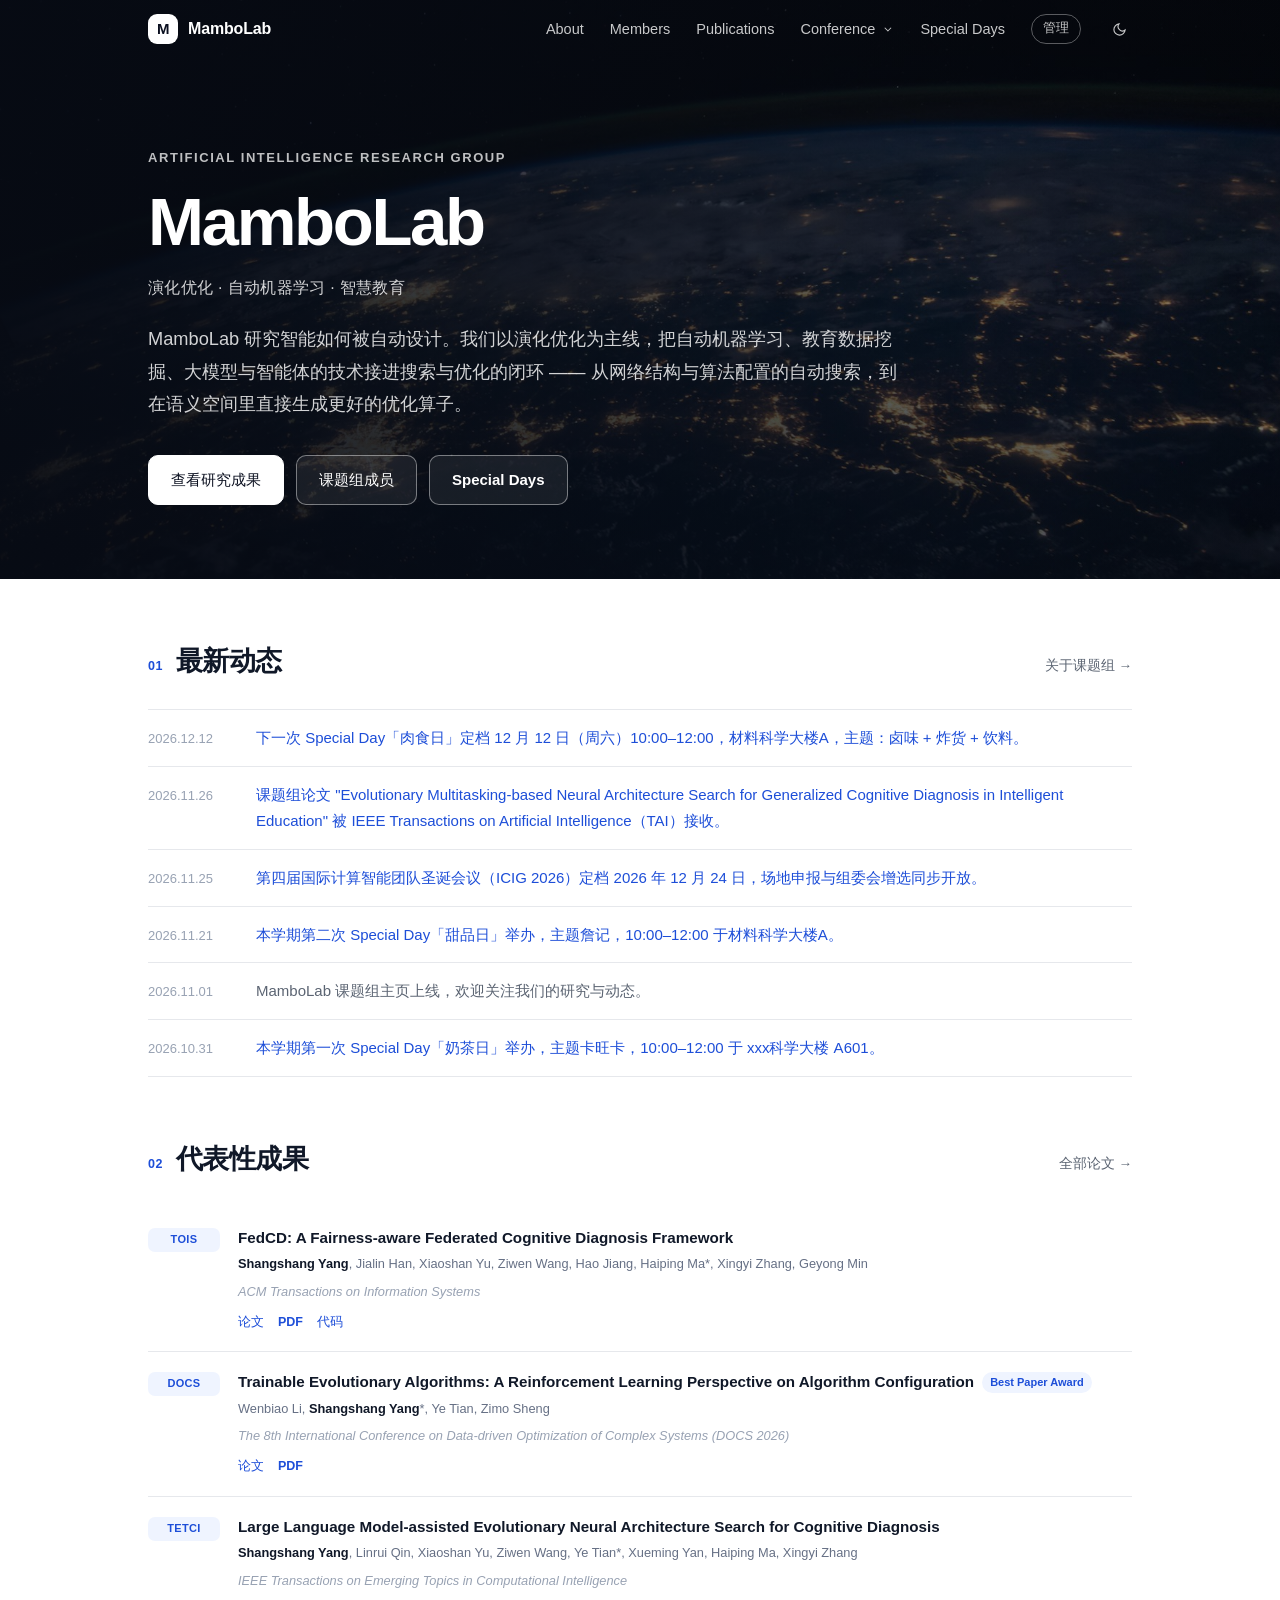
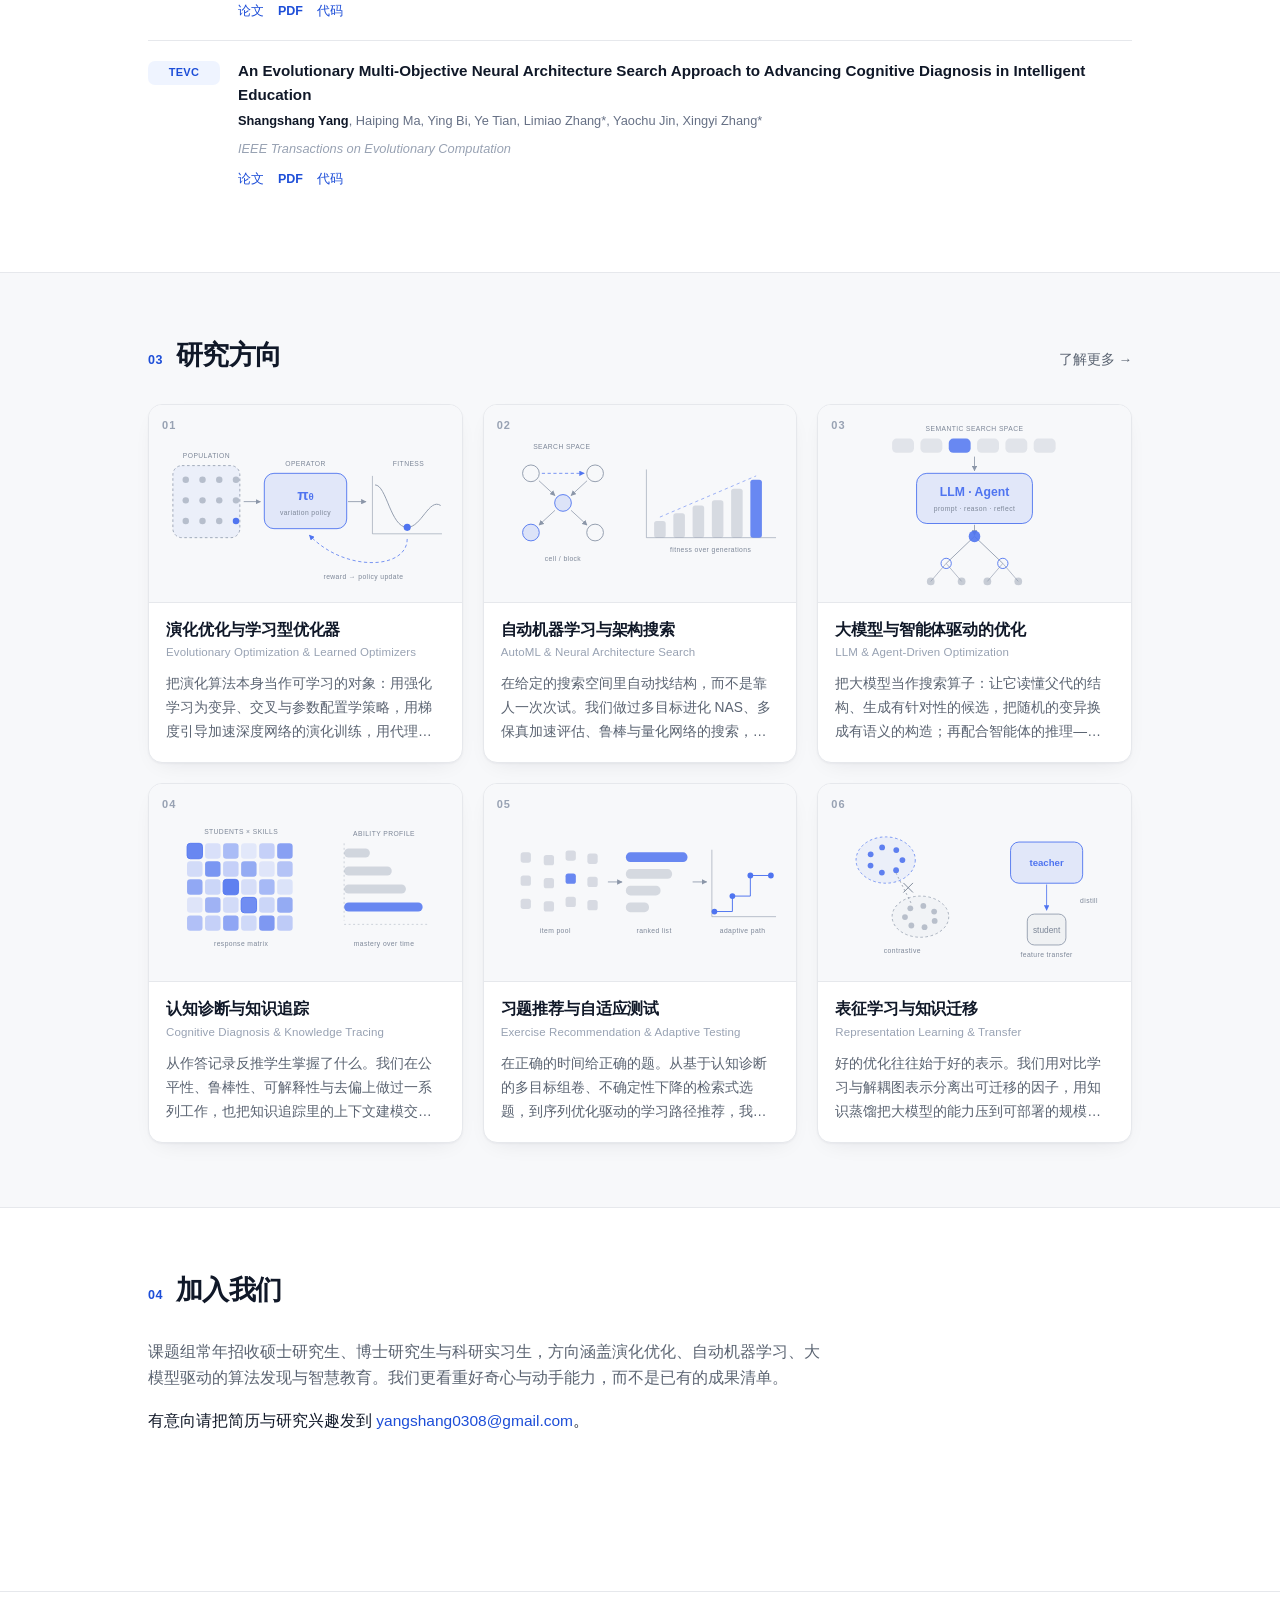
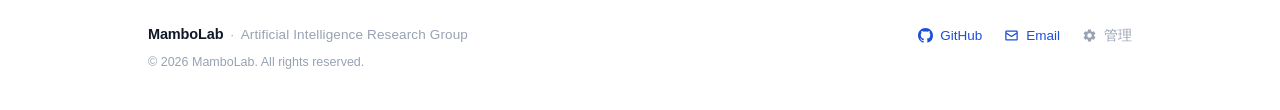
<file: index.html>
<!DOCTYPE html>
<html lang="zh-CN">
<head>
<meta charset="UTF-8">
<meta name="viewport" content="width=device-width, initial-scale=1">
<title>MamboLab · Artificial Intelligence Research Group</title>
<meta name="description" content="MamboLab 人工智能研究组 —— 演化优化、自动机器学习与智慧教育">
<link rel="stylesheet" href="assets/style.css?v=20261126c">
<link rel="icon" href="data:image/svg+xml,<svg xmlns='http://www.w3.org/2000/svg' viewBox='0 0 100 100'><rect width='100' height='100' rx='22' fill='%23111'/><text x='50' y='68' font-size='54' font-family='sans-serif' font-weight='700' fill='%23fff' text-anchor='middle'>M</text></svg>">
<script>try{var t=localStorage.getItem('ml-theme');if(t)document.documentElement.setAttribute('data-theme',t)}catch(e){}</script>
</head>
<body class="has-hero">

<header class="nav">
  <div class="nav-inner">
    <a class="brand" href="index.html"><span class="brand-mark">M</span><span class="brand-text">MamboLab</span></a>
    <nav class="nav-links">
      <a href="about.html">About</a>
      <a href="members.html">Members</a>
      <a href="publications.html">Publications</a>
      <div class="dd dd-conf">
        <a href="conference.html">Conference</a>
        <button class="dd-caret" type="button" aria-label="展开 Conference 活动列表" aria-expanded="false" aria-haspopup="true"></button>
        <div class="dd-menu" role="menu">
          <p class="dd-label">Conference · 系列活动</p>
          <a class="dd-item" href="conference.html" role="menuitem">
            <span class="dd-item-t">ICIG 2026</span>
            <span class="dd-item-d">国际计算智能团队圣诞会议 · 自 2023 年起每年 12.24</span>
          </a>
          <p class="dd-more">更多活动筹备中</p>
        </div>
      </div>
      <a href="special-days.html">Special Days</a>
      <a class="admin-link" href="admin.html">管理</a>
            <button class="icon-btn" id="theme-toggle" aria-label="切换深浅色"></button>
    </nav>
  </div>
</header>

<main>
  <section class="hero on-dark">
    <div class="wrap">
      <p class="hero-kind">Artificial Intelligence Research Group</p>
      <h1>MamboLab</h1>
      <p class="zh" data-site="tagline">演化优化 · 自动机器学习 · 智慧教育</p>
      <p class="lede" data-site="description"></p>
      <div class="hero-actions">
        <a class="btn btn-primary" href="publications.html">查看研究成果</a>
        <a class="btn" href="members.html">课题组成员</a>
        <a class="btn" href="special-days.html">Special Days</a>
      </div>
    </div>
  </section>

  <section class="section">
    <div class="wrap">
      <div class="section-head">
        <h2><span class="num">01</span>最新动态</h2>
        <a class="more" href="about.html">关于课题组 →</a>
      </div>
      <ul class="news" id="news-list"></ul>
    </div>
  </section>

  <section class="section section-flush">
    <div class="wrap">
      <div class="section-head">
        <h2><span class="num">02</span>代表性成果</h2>
        <a class="more" href="publications.html">全部论文 →</a>
      </div>
      <div id="selected-pubs"></div>
    </div>
  </section>

  <section class="section section-alt">
    <div class="wrap">
      <div class="section-head">
        <h2><span class="num">03</span>研究方向</h2>
        <a class="more" href="about.html">了解更多 →</a>
      </div>
      <div class="research-grid compact" id="research-home"></div>
    </div>
  </section>

  <section class="section">
    <div class="wrap">
      <div class="section-head"><h2><span class="num">04</span>加入我们</h2></div>
      <p style="color:var(--fg-soft);font-size:15.5px;max-width:44em" data-site="join_text"></p>
      <p style="font-size:15.5px">有意向请把简历与研究兴趣发到
        <a href="mailto:yangshang0308@gmail.com" data-site-href="email" data-site="email">yangshang0308@gmail.com</a>。
      </p>
    </div>
  </section>
</main>

<footer class="footer">
  <div class="wrap-wide footer-inner">
    <div class="foot-id">
      <p class="foot-title"><span class="foot-name">MamboLab</span><span class="foot-sep">·</span><span class="foot-sub">Artificial Intelligence Research Group</span></p>
      <p class="foot-copy">© <span data-year></span> MamboLab. All rights reserved.</p>
    </div>
    <nav class="foot-links">
      <a class="foot-link" href="https://github.com/MamboAILab" target="_blank" rel="noopener">
        <svg class="foot-ico" viewBox="0 0 16 16" aria-hidden="true"><path fill="currentColor" d="M8 0C3.58 0 0 3.58 0 8c0 3.54 2.29 6.53 5.47 7.59.4.07.55-.17.55-.38 0-.19-.01-.82-.01-1.49-2.01.37-2.53-.49-2.69-.94-.09-.23-.48-.94-.82-1.13-.28-.15-.68-.52-.01-.53.63-.01 1.08.58 1.23.82.72 1.21 1.87.87 2.33.66.07-.52.28-.87.51-1.07-1.78-.2-3.64-.89-3.64-3.95 0-.87.31-1.59.82-2.15-.08-.2-.36-1.02.08-2.12 0 0 .67-.21 2.2.82.64-.18 1.32-.27 2-.27.68 0 1.36.09 2 .27 1.53-1.04 2.2-.82 2.2-.82.44 1.1.16 1.92.08 2.12.51.56.82 1.27.82 2.15 0 3.07-1.87 3.75-3.65 3.95.29.25.54.73.54 1.48 0 1.07-.01 1.93-.01 2.2 0 .21.15.46.55.38A8.013 8.013 0 0 0 16 8c0-4.42-3.58-8-8-8z"/></svg><span>GitHub</span>
      </a>
      <a class="foot-link" href="mailto:yangshang0308@gmail.com" data-site-href="email">
        <svg class="foot-ico" viewBox="0 0 24 24" aria-hidden="true"><path fill="currentColor" d="M20 4H4c-1.1 0-2 .9-2 2v12c0 1.1.9 2 2 2h16c1.1 0 2-.9 2-2V6c0-1.1-.9-2-2-2zm0 2v1.2l-8 5-8-5V6h16zM4 18V9.6l7.45 4.66a1 1 0 0 0 1.1 0L20 9.6V18H4z"/></svg><span>Email</span>
      </a>
      <a class="foot-link foot-link-quiet" href="admin.html">
        <svg class="foot-ico" viewBox="0 0 24 24" aria-hidden="true"><path fill="currentColor" d="M19.14 12.94c.04-.3.06-.61.06-.94s-.02-.64-.07-.94l2.03-1.58a.48.48 0 0 0 .12-.61l-1.92-3.32a.48.48 0 0 0-.59-.21l-2.39.96a7.1 7.1 0 0 0-1.63-.94l-.36-2.54a.47.47 0 0 0-.47-.4h-3.84a.47.47 0 0 0-.47.4l-.36 2.54c-.59.24-1.13.56-1.63.94l-2.39-.96a.48.48 0 0 0-.59.21L2.72 8.87a.48.48 0 0 0 .12.61l2.03 1.58c-.05.3-.09.63-.09.94s.02.64.07.94l-2.03 1.58a.48.48 0 0 0-.12.61l1.92 3.32c.12.22.37.29.59.21l2.39-.96c.5.38 1.04.7 1.63.94l.36 2.54c.05.24.24.4.47.4h3.84c.23 0 .42-.16.47-.4l.36-2.54c.59-.24 1.13-.56 1.63-.94l2.39.96c.22.08.47 0 .59-.21l1.92-3.32a.48.48 0 0 0-.12-.61l-2.03-1.58zM12 15.6A3.6 3.6 0 1 1 12 8.4a3.6 3.6 0 0 1 0 7.2z"/></svg><span>管理</span>
      </a>
    </nav>
  </div>
</footer>

<script src="data/site.js"></script>
<script src="data/news.js"></script>
<script src="data/members.js"></script>
<script src="data/publications.js"></script>
<script src="data/special-days.js"></script>
<script src="assets/data-loader.js"></script>
<script src="assets/app.js?v=20261126c"></script>
</body>
</html>
</file>
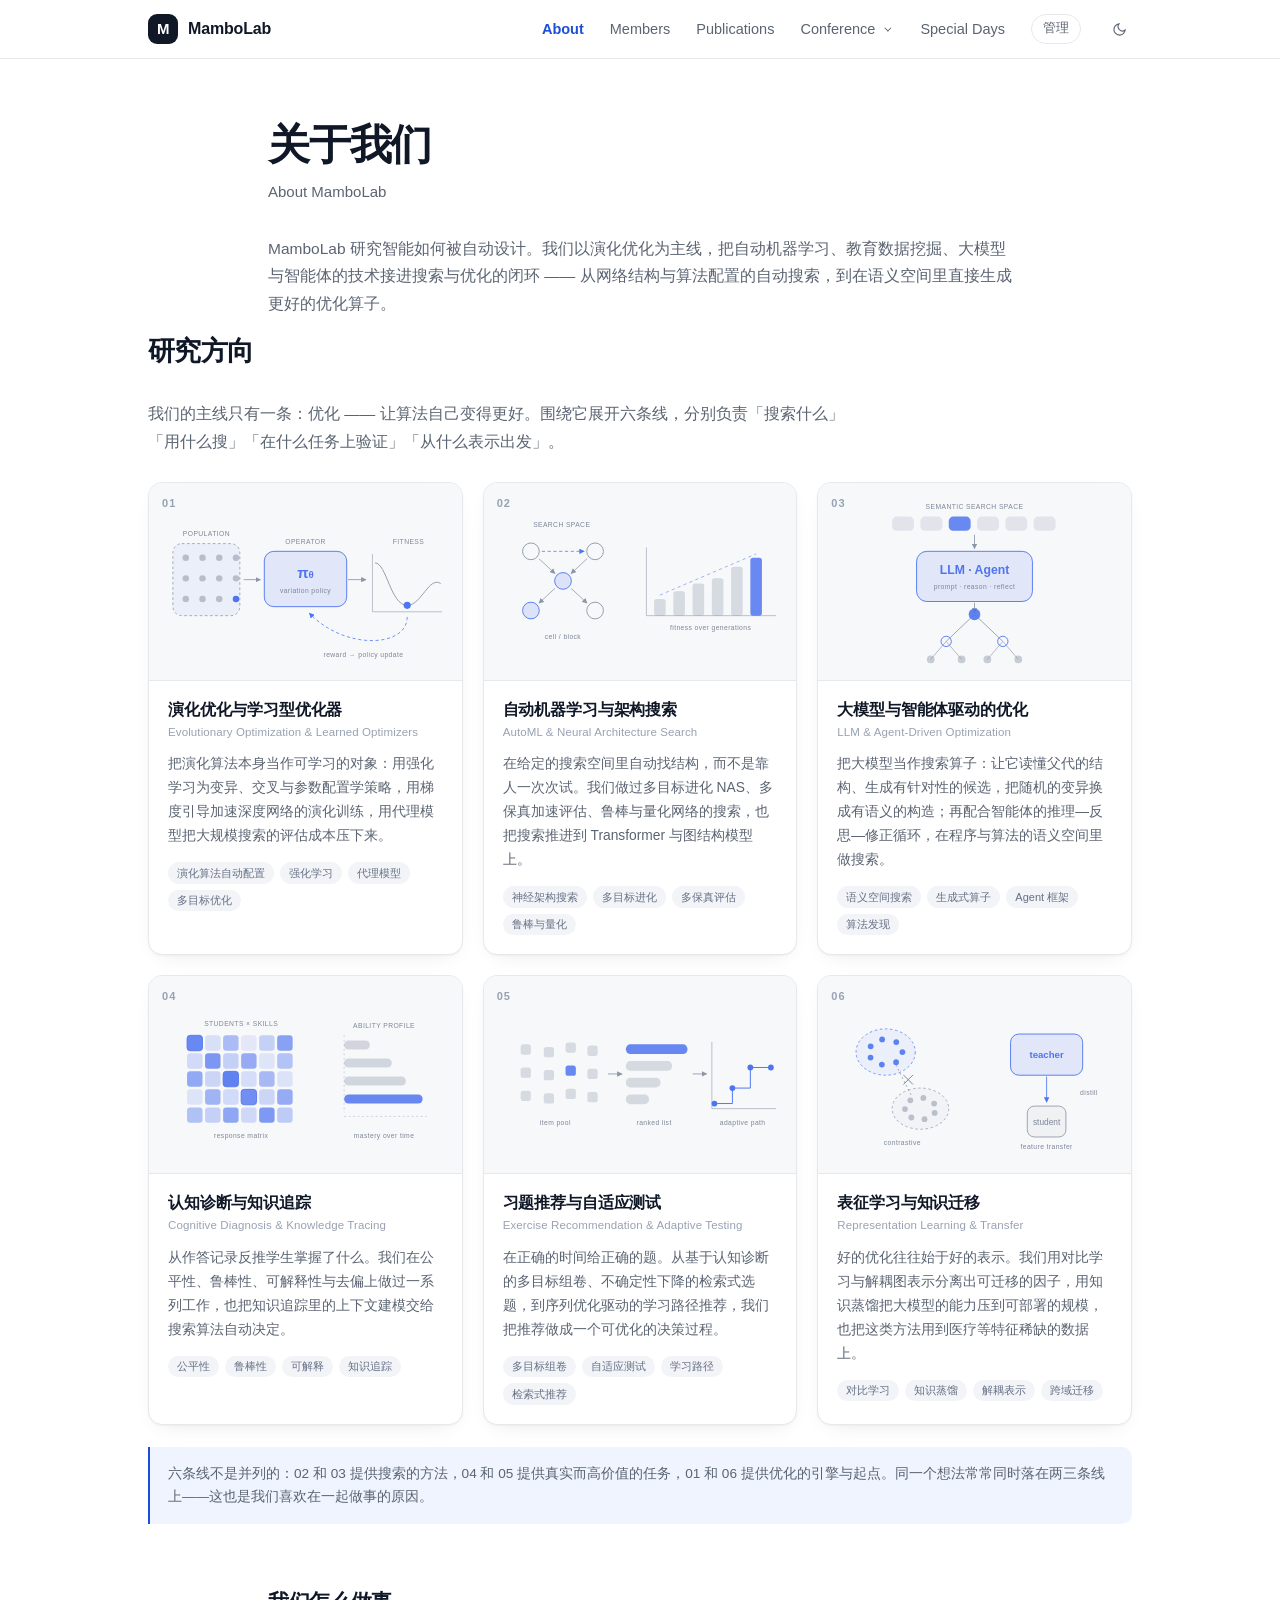
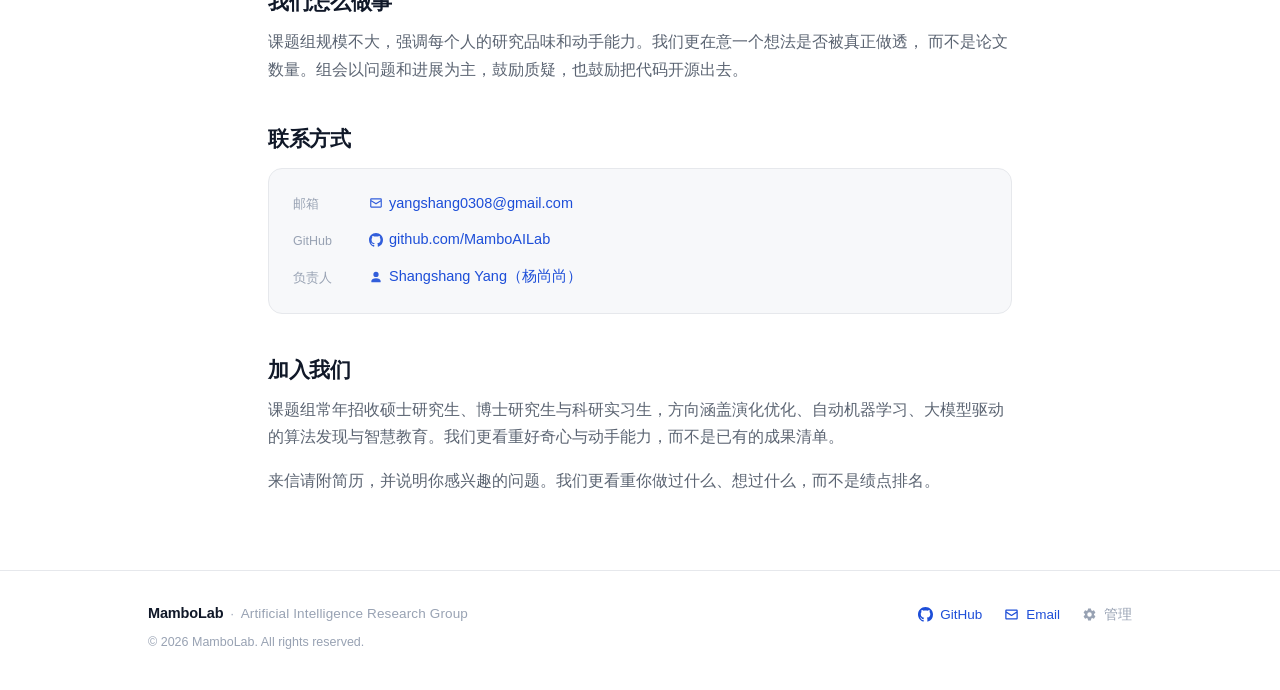
<file: about.html>
<!DOCTYPE html>
<html lang="zh-CN">
<head>
<meta charset="UTF-8">
<meta name="viewport" content="width=device-width, initial-scale=1">
<title>About · MamboLab</title>
<meta name="description" content="关于 MamboLab 人工智能研究组：演化优化、自动机器学习、大模型驱动的算法发现与智慧教育">
<link rel="stylesheet" href="assets/style.css?v=20261126c">
<script>try{var t=localStorage.getItem('ml-theme');if(t)document.documentElement.setAttribute('data-theme',t)}catch(e){}</script>
</head>
<body>

<header class="nav">
  <div class="nav-inner">
    <a class="brand" href="index.html"><span class="brand-mark">M</span><span class="brand-text">MamboLab</span></a>
    <nav class="nav-links">
      <a href="about.html">About</a>
      <a href="members.html">Members</a>
      <a href="publications.html">Publications</a>
      <div class="dd dd-conf">
        <a href="conference.html">Conference</a>
        <button class="dd-caret" type="button" aria-label="展开 Conference 活动列表" aria-expanded="false" aria-haspopup="true"></button>
        <div class="dd-menu" role="menu">
          <p class="dd-label">Conference · 系列活动</p>
          <a class="dd-item" href="conference.html" role="menuitem">
            <span class="dd-item-t">ICIG 2026</span>
            <span class="dd-item-d">国际计算智能团队圣诞会议 · 自 2023 年起每年 12.24</span>
          </a>
          <p class="dd-more">更多活动筹备中</p>
        </div>
      </div>
      <a href="special-days.html">Special Days</a>
      <a class="admin-link" href="admin.html">管理</a>
            <button class="icon-btn" id="theme-toggle" aria-label="切换深浅色"></button>
    </nav>
  </div>
</header>

<main class="wrap wrap-narrow">
  <div class="page-head">
    <h1>关于我们</h1>
    <p>About MamboLab</p>
  </div>

  <div class="prose">
    <p data-site="description"></p>
  </div>
</main>

<section class="section section-flush">
  <div class="wrap">
    <div class="section-head"><h2>研究方向</h2></div>
    <p class="research-lead" id="research-lead"></p>
    <div class="research-grid" id="research-about"></div>
    <p class="research-note" id="research-note" hidden></p>
  </div>
</section>

<main class="wrap wrap-narrow">
  <div class="prose">
    <h2>我们怎么做事</h2>
    <p>
      课题组规模不大，强调每个人的研究品味和动手能力。我们更在意一个想法是否被真正做透，
      而不是论文数量。组会以问题和进展为主，鼓励质疑，也鼓励把代码开源出去。
    </p>

    <h2>联系方式</h2>
    <div class="contact-box">
      <p><span class="k">邮箱</span><a class="with-ico" href="mailto:yangshang0308@gmail.com" data-site-href="email" data-site="email"><svg class="ico-inline" viewBox="0 0 24 24" aria-hidden="true"><path fill="currentColor" d="M20 4H4c-1.1 0-2 .9-2 2v12c0 1.1.9 2 2 2h16c1.1 0 2-.9 2-2V6c0-1.1-.9-2-2-2zm0 2v1.2l-8 5-8-5V6h16zM4 18V9.6l7.45 4.66a1 1 0 0 0 1.1 0L20 9.6V18H4z"/></svg>yangshang0308@gmail.com</a></p>
      <p><span class="k">GitHub</span><a class="with-ico" href="https://github.com/MamboAILab" target="_blank" rel="noopener"><svg class="ico-inline" viewBox="0 0 16 16" aria-hidden="true"><path fill="currentColor" d="M8 0C3.58 0 0 3.58 0 8c0 3.54 2.29 6.53 5.47 7.59.4.07.55-.17.55-.38 0-.19-.01-.82-.01-1.49-2.01.37-2.53-.49-2.69-.94-.09-.23-.48-.94-.82-1.13-.28-.15-.68-.52-.01-.53.63-.01 1.08.58 1.23.82.72 1.21 1.87.87 2.33.66.07-.52.28-.87.51-1.07-1.78-.2-3.64-.89-3.64-3.95 0-.87.31-1.59.82-2.15-.08-.2-.36-1.02.08-2.12 0 0 .67-.21 2.2.82.64-.18 1.32-.27 2-.27.68 0 1.36.09 2 .27 1.53-1.04 2.2-.82 2.2-.82.44 1.1.16 1.92.08 2.12.51.56.82 1.27.82 2.15 0 3.07-1.87 3.75-3.65 3.95.29.25.54.73.54 1.48 0 1.07-.01 1.93-.01 2.2 0 .21.15.46.55.38A8.013 8.013 0 0 0 16 8c0-4.42-3.58-8-8-8z"/></svg>github.com/MamboAILab</a></p>
      <p><span class="k">负责人</span><a class="with-ico" href="https://DevilYangS.github.io" target="_blank" rel="noopener"><svg class="ico-inline" viewBox="0 0 24 24" aria-hidden="true"><path fill="currentColor" d="M12 12a4.5 4.5 0 1 0 0-9 4.5 4.5 0 0 0 0 9zm0 2c-4.42 0-8 2.24-8 5v1a1 1 0 0 0 1 1h14a1 1 0 0 0 1-1v-1c0-2.76-3.58-5-8-5z"/></svg>Shangshang Yang（杨尚尚）</a></p>
    </div>

    <h2>加入我们</h2>
    <p data-site="join_text"></p>
    <p>来信请附简历，并说明你感兴趣的问题。我们更看重你做过什么、想过什么，而不是绩点排名。</p>
  </div>
</main>

<footer class="footer">
  <div class="wrap-wide footer-inner">
    <div class="foot-id">
      <p class="foot-title"><span class="foot-name">MamboLab</span><span class="foot-sep">·</span><span class="foot-sub">Artificial Intelligence Research Group</span></p>
      <p class="foot-copy">© <span data-year></span> MamboLab. All rights reserved.</p>
    </div>
    <nav class="foot-links">
      <a class="foot-link" href="https://github.com/MamboAILab" target="_blank" rel="noopener">
        <svg class="foot-ico" viewBox="0 0 16 16" aria-hidden="true"><path fill="currentColor" d="M8 0C3.58 0 0 3.58 0 8c0 3.54 2.29 6.53 5.47 7.59.4.07.55-.17.55-.38 0-.19-.01-.82-.01-1.49-2.01.37-2.53-.49-2.69-.94-.09-.23-.48-.94-.82-1.13-.28-.15-.68-.52-.01-.53.63-.01 1.08.58 1.23.82.72 1.21 1.87.87 2.33.66.07-.52.28-.87.51-1.07-1.78-.2-3.64-.89-3.64-3.95 0-.87.31-1.59.82-2.15-.08-.2-.36-1.02.08-2.12 0 0 .67-.21 2.2.82.64-.18 1.32-.27 2-.27.68 0 1.36.09 2 .27 1.53-1.04 2.2-.82 2.2-.82.44 1.1.16 1.92.08 2.12.51.56.82 1.27.82 2.15 0 3.07-1.87 3.75-3.65 3.95.29.25.54.73.54 1.48 0 1.07-.01 1.93-.01 2.2 0 .21.15.46.55.38A8.013 8.013 0 0 0 16 8c0-4.42-3.58-8-8-8z"/></svg><span>GitHub</span>
      </a>
      <a class="foot-link" href="mailto:yangshang0308@gmail.com" data-site-href="email">
        <svg class="foot-ico" viewBox="0 0 24 24" aria-hidden="true"><path fill="currentColor" d="M20 4H4c-1.1 0-2 .9-2 2v12c0 1.1.9 2 2 2h16c1.1 0 2-.9 2-2V6c0-1.1-.9-2-2-2zm0 2v1.2l-8 5-8-5V6h16zM4 18V9.6l7.45 4.66a1 1 0 0 0 1.1 0L20 9.6V18H4z"/></svg><span>Email</span>
      </a>
      <a class="foot-link foot-link-quiet" href="admin.html">
        <svg class="foot-ico" viewBox="0 0 24 24" aria-hidden="true"><path fill="currentColor" d="M19.14 12.94c.04-.3.06-.61.06-.94s-.02-.64-.07-.94l2.03-1.58a.48.48 0 0 0 .12-.61l-1.92-3.32a.48.48 0 0 0-.59-.21l-2.39.96a7.1 7.1 0 0 0-1.63-.94l-.36-2.54a.47.47 0 0 0-.47-.4h-3.84a.47.47 0 0 0-.47.4l-.36 2.54c-.59.24-1.13.56-1.63.94l-2.39-.96a.48.48 0 0 0-.59.21L2.72 8.87a.48.48 0 0 0 .12.61l2.03 1.58c-.05.3-.09.63-.09.94s.02.64.07.94l-2.03 1.58a.48.48 0 0 0-.12.61l1.92 3.32c.12.22.37.29.59.21l2.39-.96c.5.38 1.04.7 1.63.94l.36 2.54c.05.24.24.4.47.4h3.84c.23 0 .42-.16.47-.4l.36-2.54c.59-.24 1.13-.56 1.63-.94l2.39.96c.22.08.47 0 .59-.21l1.92-3.32a.48.48 0 0 0-.12-.61l-2.03-1.58zM12 15.6A3.6 3.6 0 1 1 12 8.4a3.6 3.6 0 0 1 0 7.2z"/></svg><span>管理</span>
      </a>
    </nav>
  </div>
</footer>

<script src="data/site.js"></script>
<script src="data/special-days.js"></script>
<script src="assets/data-loader.js"></script>
<script src="assets/app.js?v=20261126c"></script>
</body>
</html>
</file>
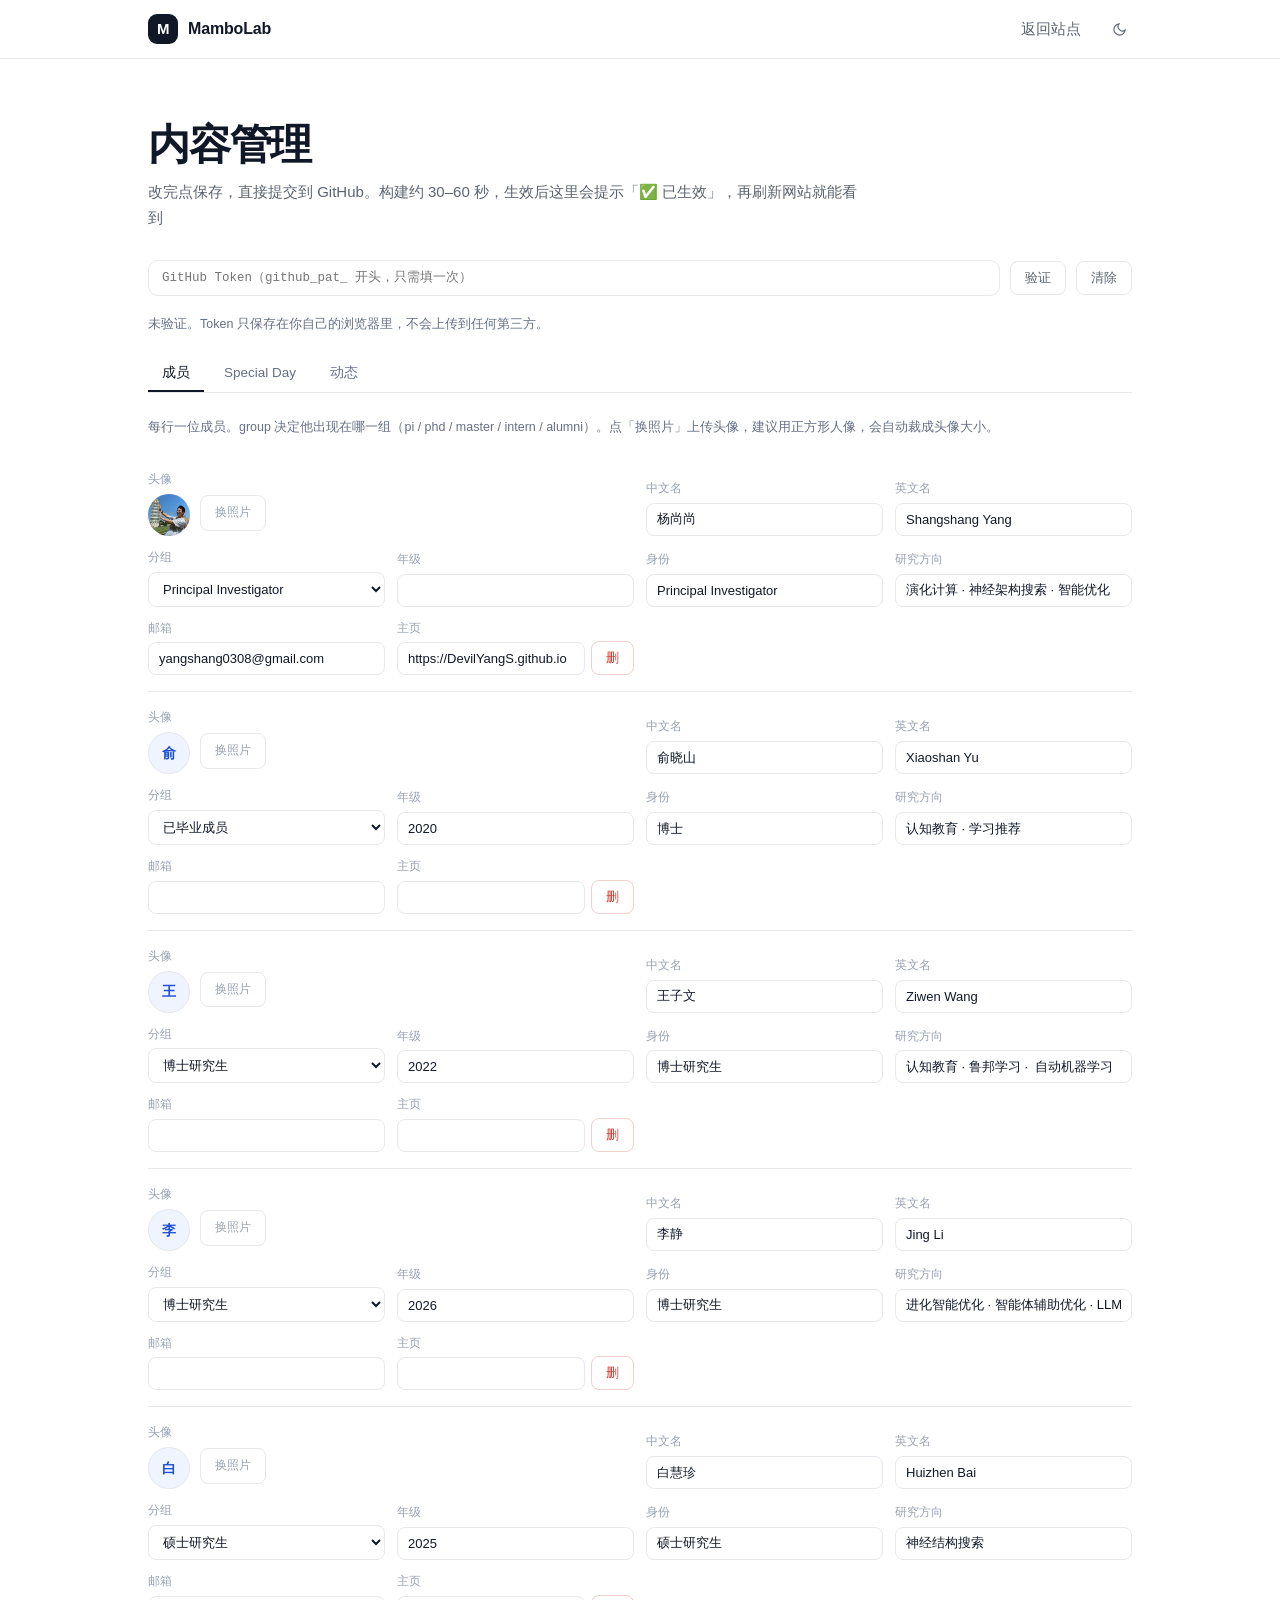
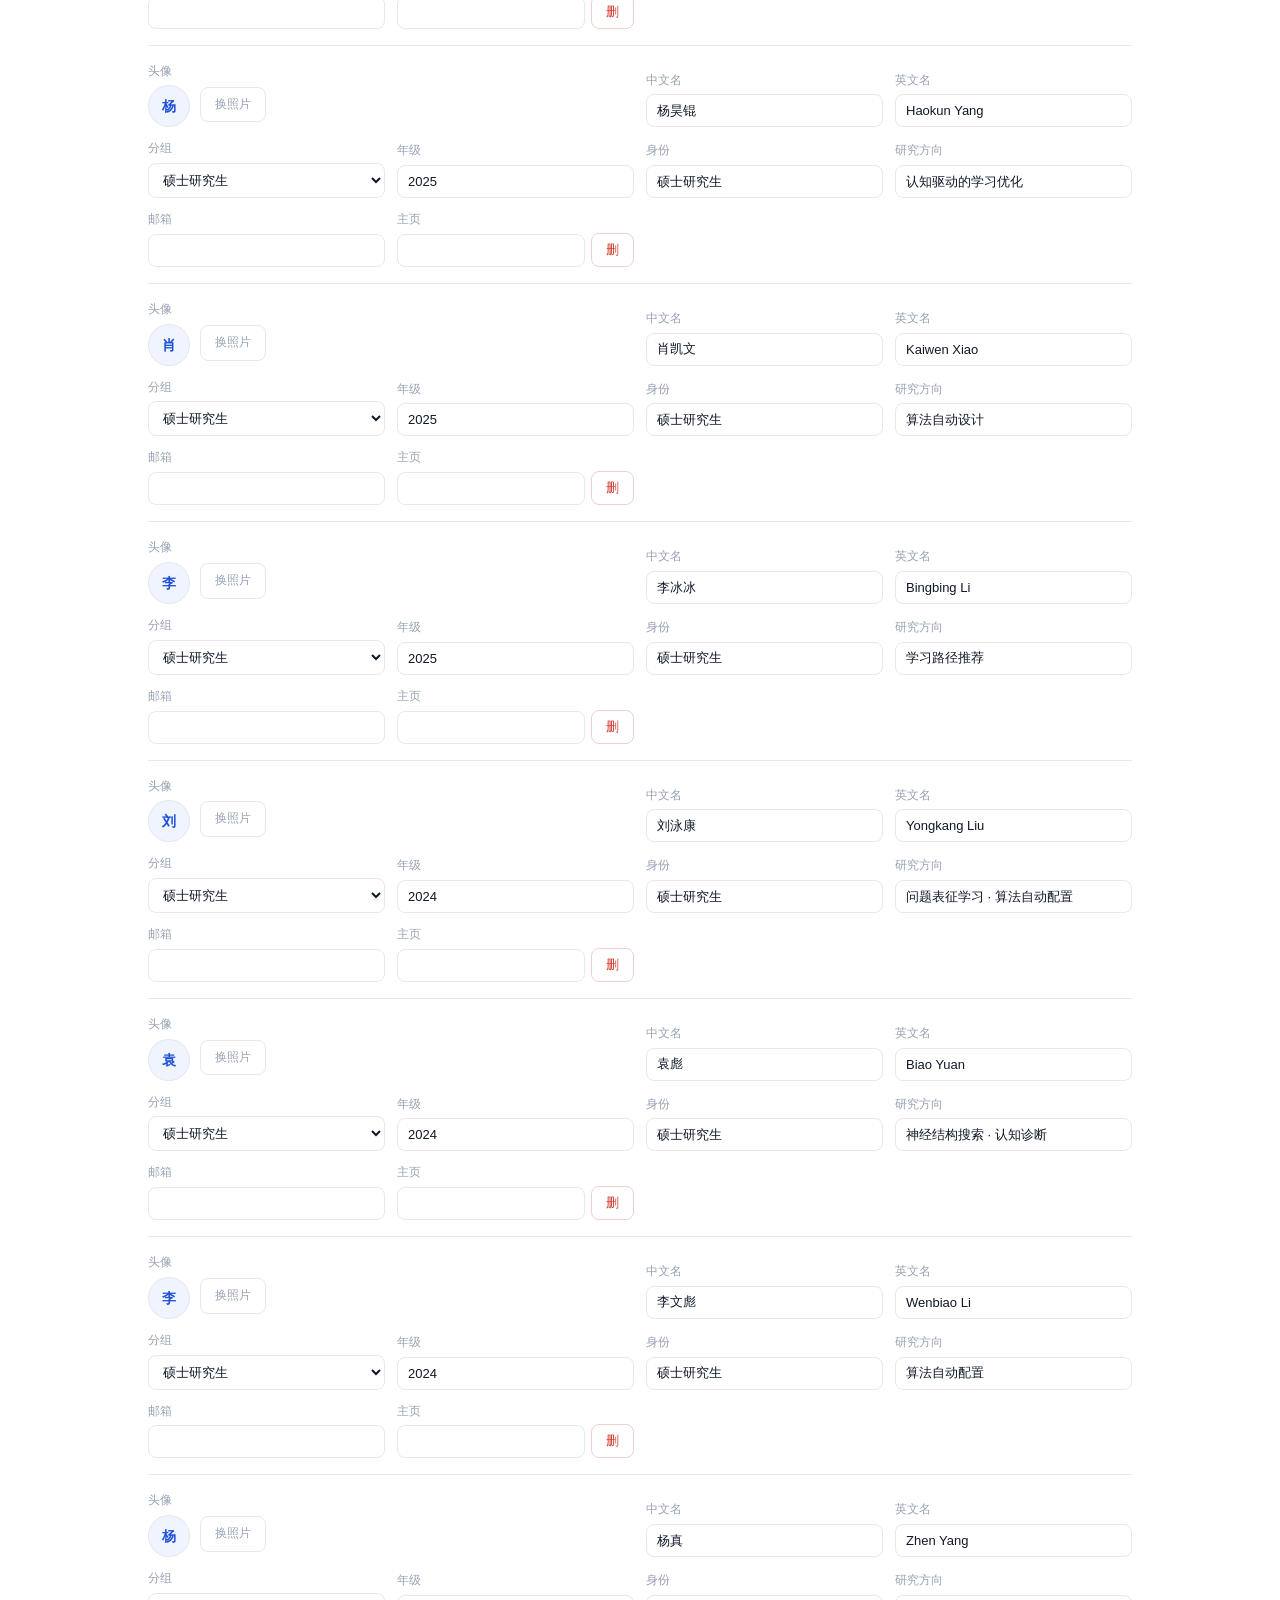
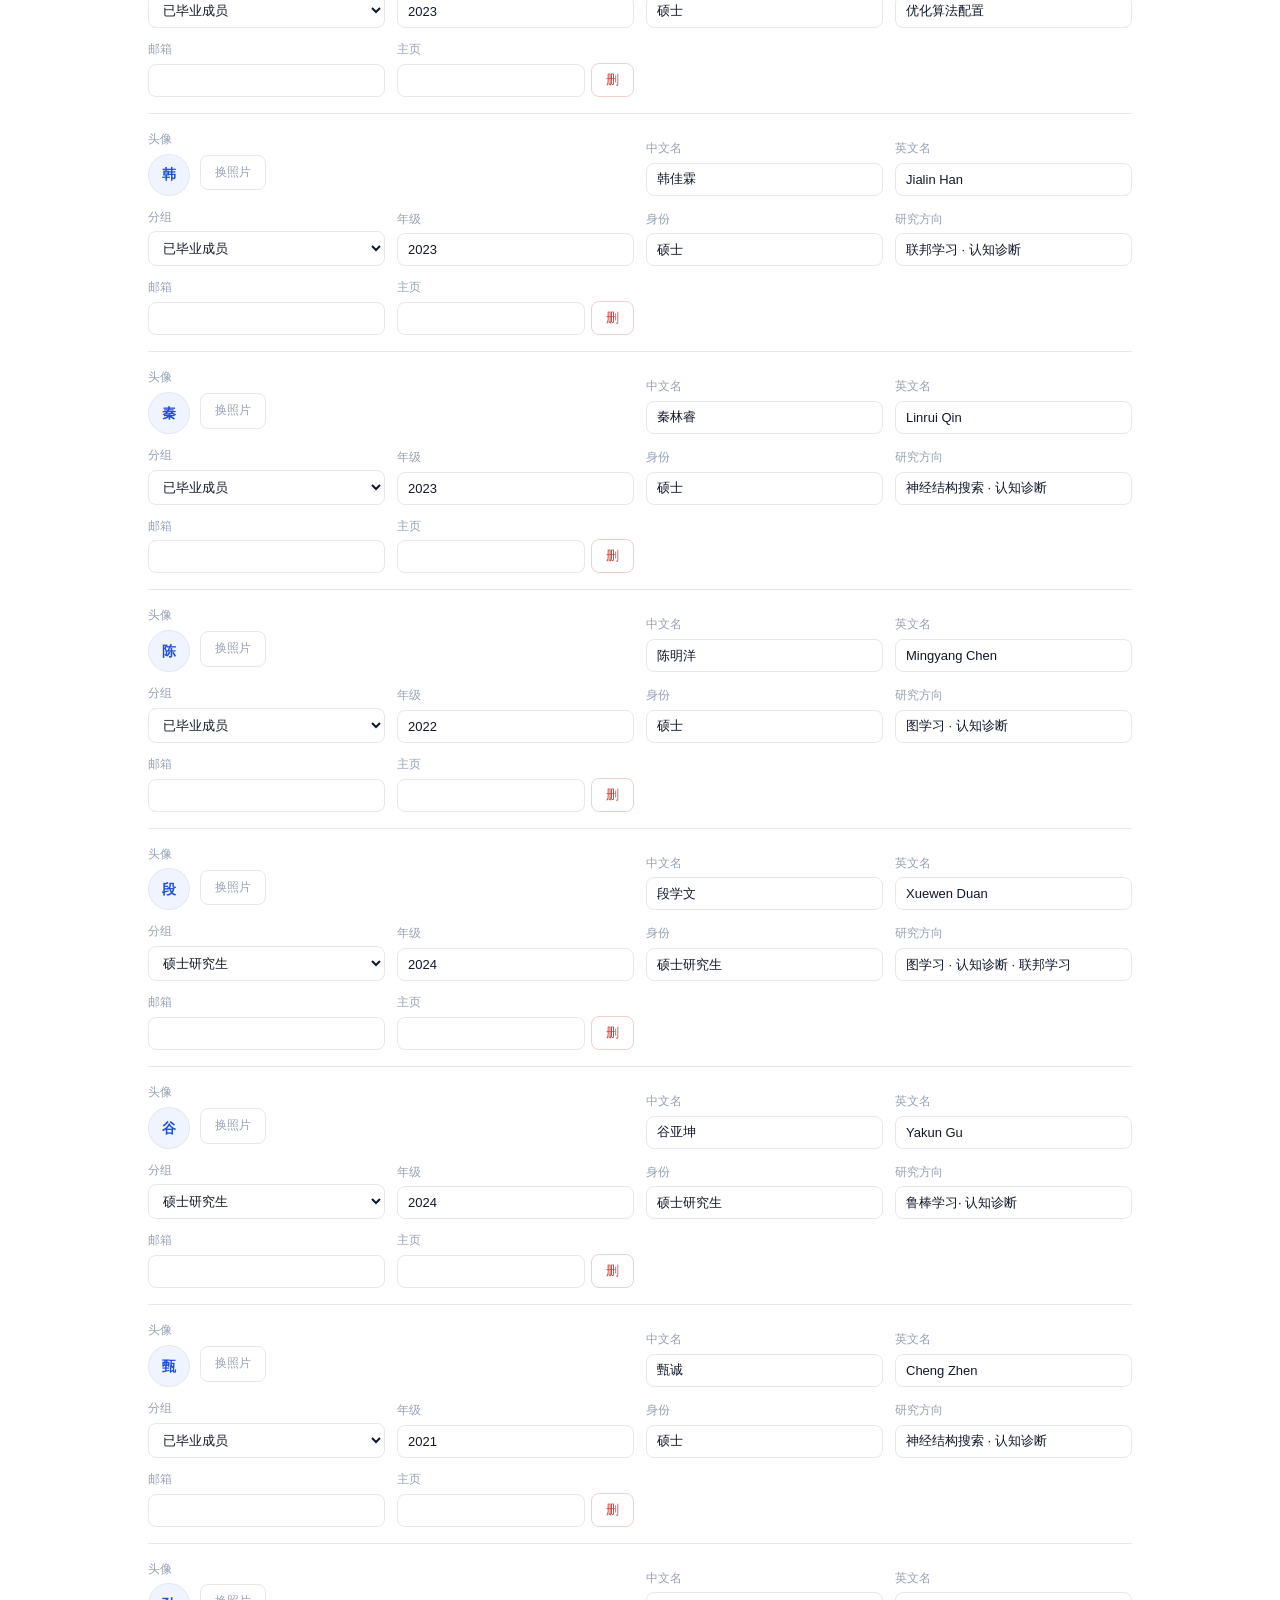
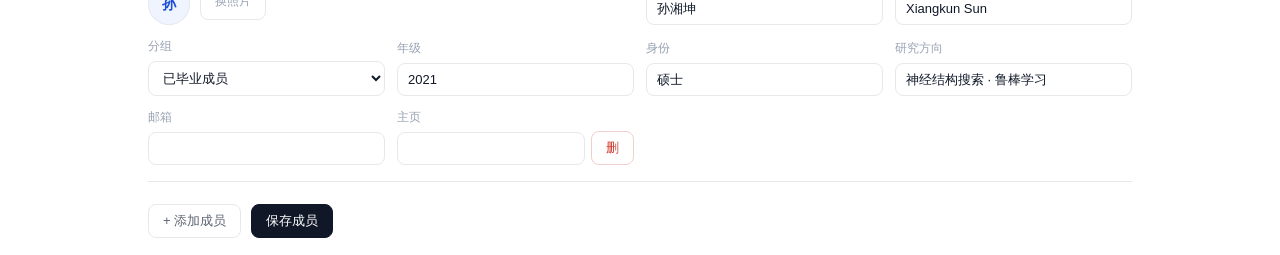
<file: admin.html>
<!DOCTYPE html>
<html lang="zh-CN">
<head>
<meta charset="UTF-8">
<meta name="viewport" content="width=device-width, initial-scale=1">
<title>内容管理 · MamboLab</title>
<meta name="robots" content="noindex, nofollow">
<link rel="stylesheet" href="assets/style.css?v=20261126c">
<script>try{var t=localStorage.getItem('ml-theme');if(t)document.documentElement.setAttribute('data-theme',t)}catch(e){}</script>
<style>
  .tabs2 { display:flex; gap:6px; margin: 20px 0 8px; border-bottom:1px solid var(--border); }
  .tabs2 button { background:none; border:0; border-bottom:2px solid transparent; padding:8px 14px; font-size:13.5px; color:var(--muted); cursor:pointer; font-family:inherit; }
  .tabs2 button.on { color:var(--fg); border-bottom-color:var(--fg); }
  .panel { display:none; padding-top:16px; }
  .panel.on { display:block; }
  .hint { font-size:12.5px; color:var(--muted); line-height:1.7; }
  .row-actions { display:flex; gap:6px; }
  .av-cell { grid-column: span 2; }
  .av-row { display:flex; align-items:center; gap:10px; }
  .av-thumb {
    width:42px; height:42px; border-radius:50%; overflow:hidden; flex:none; display:grid; place-items:center;
    background:var(--accent-soft); color:var(--accent); font-size:14px; font-weight:650;
    box-shadow: inset 0 0 0 1px var(--line);
  }
  .av-thumb img { width:100%; height:100%; object-fit:cover; display:block; }
  @media (max-width: 720px) { .av-cell { grid-column: span 2; } }

  /* Special Day 编辑行 */
  #spd-year, #spd-term {
    padding:7px 10px; border-radius:8px; border:1px solid var(--border);
    background:var(--bg); color:var(--fg); font-family:inherit; font-size:13px;
  }
  .spd-row {
    border:1px solid var(--line); border-radius:12px; padding:14px 16px 15px;
    margin: 12px 0; background: var(--bg); box-shadow: var(--shadow);
  }
  .spd-row-head { display:flex; gap:8px; align-items:center; flex-wrap:wrap; margin-bottom:10px; }
  .spd-row-head select {
    flex:0 0 148px; padding:7px 10px; border-radius:8px; border:1px solid var(--line);
    background:var(--bg); color:var(--fg); font-family:inherit; font-size:13px; font-weight:600;
  }
  .spd-row-head .idx { font-size:11.5px; color:var(--faint); font-variant-numeric:tabular-nums; }
  .spd-row-head .spacer { flex:1; }
  .spd-fields { display:grid; grid-template-columns:repeat(4,1fr); gap:10px; }
  .spd-fields label { display:block; font-size:11.5px; color:var(--faint); }
  .spd-fields input {
    width:100%; margin-top:4px; padding:7px 10px; border-radius:8px; border:1px solid var(--line);
    background:var(--bg); color:var(--fg); font-family:inherit; font-size:13px;
  }
  .spd-fields input:focus {
    outline:none; border-color:var(--accent); box-shadow:0 0 0 3px var(--accent-soft);
  }
  .spd-photos { display:flex; gap:8px; flex-wrap:wrap; align-items:center; margin-top:12px; }
  .ph-item { position:relative; width:62px; height:62px; border-radius:8px; overflow:hidden; border:1px solid var(--line); }
  .ph-item img { width:100%; height:100%; object-fit:cover; display:block; }
  .ph-item button {
    position:absolute; top:2px; right:2px; width:18px; height:18px; padding:0; border:0;
    border-radius:50%; background:rgba(10,16,32,.68); color:#fff; font-size:11px;
    line-height:18px; text-align:center; cursor:pointer;
  }
  .spd-state { margin:10px 0 0; font-size:11.8px; color:var(--faint); }
  .spd-state.done { color:#1a7f37; }
  .spd-state.soon { color:var(--accent); }

  /* 排期总览：官网现在会显示什么 */
  .spd-summary {
    border:1px solid var(--line); border-radius:12px; padding:14px 16px;
    background:var(--accent-soft); margin:14px 0 4px;
  }
  .ss-tag { font-size:11px; letter-spacing:.04em; color:var(--accent); margin:0 0 6px; font-weight:600; }
  .ss-main { font-size:15px; font-weight:650; margin:0; color:var(--fg); }
  .ss-main .ss-when { font-weight:500; color:var(--faint); font-variant-numeric:tabular-nums; }
  .ss-sub { font-size:12.3px; color:var(--muted); margin:5px 0 0; line-height:1.65; }
  .ss-stats { display:flex; gap:14px; flex-wrap:wrap; margin-top:9px; font-size:11.8px; color:var(--faint); }
  .ss-stats span::before { content:''; display:inline-block; width:6px; height:6px; border-radius:50%; background:var(--faint); margin-right:5px; vertical-align:1px; }
  .ss-stats .s-next::before { background:var(--accent); }
  .ss-stats .s-done::before { background:#1a7f37; }

  /* 行状态色条 */
  .spd-row.is-next { border-left:3px solid var(--accent); }
  .spd-row.is-done { border-left:3px solid #1a7f37; }
  .spd-row.is-off  { border-left:3px solid var(--line); }
  .row-flag { font-size:10.5px; padding:2px 7px; border-radius:999px; border:1px solid currentColor; }
  .row-flag.next { color:var(--accent); }
  .row-flag.done { color:#1a7f37; }

  @media (max-width: 720px) { .spd-fields { grid-template-columns:1fr 1fr; } }
</style>
</head>
<body>

<header class="nav">
  <div class="nav-inner">
    <a class="brand" href="index.html"><span class="brand-mark">M</span><span class="brand-text">MamboLab</span></a>
    <nav class="nav-links">
      <a href="index.html">返回站点</a>
      <button class="icon-btn" id="theme-toggle" aria-label="切换深浅色"></button>
    </nav>
  </div>
</header>

<main class="wrap">
  <div class="page-head">
    <h1>内容管理</h1>
    <p>改完点保存，直接提交到 GitHub。构建约 30–60 秒，生效后这里会提示「✅ 已生效」，再刷新网站就能看到</p>
  </div>

  <div class="admin-bar">
    <input type="password" id="token" placeholder="GitHub Token（github_pat_ 开头，只需填一次）">
    <button class="btn-sm" id="btn-login">验证</button>
    <button class="btn-sm" id="btn-forget">清除</button>
  </div>
  <p class="admin-note" id="login-state">未验证。Token 只保存在你自己的浏览器里，不会上传到任何第三方。</p>

  <div class="tabs2" id="tabs">
    <button class="on" data-p="members">成员</button>
    <button data-p="spd">Special Day</button>
    <button data-p="news">动态</button>
  </div>

  <section class="panel on" id="panel-members">
    <p class="hint">每行一位成员。group 决定他出现在哪一组（pi / phd / master / intern / alumni）。点「换照片」上传头像，建议用正方形人像，会自动裁成头像大小。</p>
    <div id="member-rows"><p class="empty">载入中…</p></div>
    <div class="editor-actions">
      <button class="btn-sm" id="add-member">+ 添加成员</button>
      <button class="btn-sm" id="save-members" style="background:var(--fg);color:var(--bg);border-color:var(--fg)">保存成员</button>
    </div>
  </section>

  <section class="panel" id="panel-spd">
    <p class="hint">先选学年和学期，下面就是这个学期的全部条目（六种类型每学期各一次，默认已经列好了）。要办哪一次，直接在那一行填 <b>日期 / 时间 / 地点 / 主题</b>，再点底部「保存 Special Day」。<br><b>它出现在官网哪里，是由日期自动决定的</b>——未来的日期 → 官网「The Next Special Day」大卡里按秒倒计时；过去的日期 → 「已举办」；没填日期 → 官网不展示。多个未来活动时，取最早的那个当大卡，其余排在它下面的小列表里。<br><b>时间建议写成区间</b>，例如 <b>10:00–12:00</b>：这样 12:00 一到，官网会自动把这次从「The Next」挪进「已举办」（就算访客一直开着页面也会自己变）。只写一个时间的话，按当天结束（23:59）才算办完。</p>
    <div class="admin-bar">
      <select id="spd-year"></select>
      <select id="spd-term"></select>
      <button class="btn-sm" id="add-spd">+ 添加一次</button>
      <button class="btn-sm" id="add-term">+ 新学期</button>
      <button class="btn-sm" id="add-year">+ 新学年</button>
    </div>
    <div id="spd-summary" class="spd-summary"></div>
    <div id="spd-rows"><p class="empty">载入中…</p></div>
    <div class="editor-actions">
      <button class="btn-sm" id="save-spd" style="background:var(--fg);color:var(--bg);border-color:var(--fg)">保存 Special Day</button>
    </div>
    <p class="admin-note" id="upload-state"></p>
  </section>

  <section class="panel" id="panel-news">
    <p class="hint">首页"最新动态"列表，按日期倒序显示。</p>
    <div id="news-rows"><p class="empty">载入中…</p></div>
    <div class="editor-actions">
      <button class="btn-sm" id="add-news">+ 添加一条</button>
      <button class="btn-sm" id="save-news" style="background:var(--fg);color:var(--bg);border-color:var(--fg)">保存动态</button>
    </div>
  </section>

  <p class="status" id="status"></p>
</main>

<script src="data/site.js"></script>
<script src="data/members.js"></script>
<script src="data/news.js"></script>
<script src="data/special-days.js"></script>
<script src="assets/data-loader.js"></script>
<script src="assets/app.js?v=20261126c"></script>
<script>
(function () {
  /* 等数据文件取到线上最新一份再初始化，避免拿旧数据覆盖新内容 */
  (window.ML_REFRESH || Promise.resolve()).then(main);

  function main() {
  var REPO = 'MamboAILab/MamboAILab.github.io', BRANCH = 'main';
  var key = 'ml-token';
  var token = localStorage.getItem(key) || '';
  var D = window.ML_DATA;
  var status = document.getElementById('status');
  var state = document.getElementById('login-state');

  function $(id) { return document.getElementById(id); }
  function say(msg, ok) { status.textContent = msg; status.className = 'status ' + (ok ? 'ok' : 'err'); }

  function api(method, path, body) {
    return fetch('https://api.github.com' + path, {
      method: method,
      headers: { 'Authorization': 'Bearer ' + token, 'Accept': 'application/vnd.github+json', 'Content-Type': 'application/json' },
      body: body ? JSON.stringify(body) : undefined
    }).then(function (r) {
      return r.text().then(function (t) {
        var d = t ? JSON.parse(t) : {};
        if (!r.ok) throw new Error(d.message || ('HTTP ' + r.status));
        return d;
      });
    });
  }

  function b64(str) {
    var bytes = new TextEncoder().encode(str), bin = '';
    for (var i = 0; i < bytes.length; i++) bin += String.fromCharCode(bytes[i]);
    return btoa(bin);
  }

  /* 一次提交 = 取 HEAD → 传 blob → 建 tree → 建 commit → 移动 ref。
     如果这两秒内有别人（另一个标签页 / 我这边自动部署）也推了一次，
     ref 已经往前走了，PATCH 会报 "Update is not a fast forward"，
     这里重新取一次 HEAD 整体重试即可。 */
  function putFiles(files, message, tries) {
    tries = tries || 0;
    var base;
    return api('GET', '/repos/' + REPO + '/git/ref/heads/' + BRANCH).then(function (r) {
      base = r.object.sha;
      return api('GET', '/repos/' + REPO + '/git/commits/' + base);
    }).then(function (c) {
      return Promise.all(files.map(function (f) {
        var payload = f.b64
          ? { content: f.b64, encoding: 'base64' }
          : { content: b64(f.content), encoding: 'base64' };
        return api('POST', '/repos/' + REPO + '/git/blobs', payload)
          .then(function (b) { return { path: f.path, mode: '100644', type: 'blob', sha: b.sha }; });
      })).then(function (tree) {
        return api('POST', '/repos/' + REPO + '/git/trees', { base_tree: c.tree.sha, tree: tree });
      }).then(function (t) {
        return api('POST', '/repos/' + REPO + '/git/commits', { message: message, tree: t.sha, parents: [base] });
      }).then(function (nc) {
        return api('PATCH', '/repos/' + REPO + '/git/refs/heads/' + BRANCH, { sha: nc.sha });
      });
    }).catch(function (err) {
      var m = String((err && err.message) || '');
      var race = /fast forward|does not match|stale|conflict|something went wrong/i.test(m);
      if (race && tries < 4) {
        say('线上刚好又有新提交，正在自动重试（第 ' + (tries + 2) + ' 次）…');
        return new Promise(function (res) { setTimeout(res, 600 * (tries + 1)); })
          .then(function () { return putFiles(files, message, tries + 1); });
      }
      if (race) throw new Error('线上刚有人提交（可能是另一个标签页或自动部署），请刷新页面后再保存一次');
      throw err;
    });
  }

  function commit(files, message) { return putFiles(files, message); }

  /* 提交成功后盯一会儿线上文件，内容一致才算「已生效」——
     免得用户刷到旧缓存以为没保存成功 */
  function waitLive(path, expect, cb) {
    var want = String(expect).replace(/\s+$/, '');
    var deadline = Date.now() + 180000;
    function attempt() {
      fetch(path + '?_=' + Date.now(), { cache: 'no-store' })
        .then(function (r) { return r.ok ? r.text() : ''; })
        .then(function (t) {
          if (t && t.replace(/\s+$/, '') === want) return cb(true);
          if (Date.now() > deadline) return cb(false);
          setTimeout(attempt, 4000);
        })
        .catch(function () {
          if (Date.now() > deadline) cb(false); else setTimeout(attempt, 4000);
        });
    }
    setTimeout(attempt, 3000);
  }

  /* 提交 → 等线上生效 → 给出「可以刷新了」的提示 */
  function saveThen(path, content, okText) {
    say('提交中…');
    return commit([{ path: path, content: content }],
      'content: ' + (okText || '更新内容')).then(function () {
      say('已提交，GitHub 正在构建，等它生效…');
      waitLive(path, content, function (live) {
        if (live) {
          say('✅ 已生效 —— 刷新页面（⌘/Ctrl + Shift + R 强制刷新）就能看到' + (okText ? '「' + okText + '」' : '') + '了', true);
        } else {
          say('已经提交，但线上 3 分钟还没更新。多半是 GitHub Pages 那次构建失败了 —— 到仓库 Settings → Pages 看最近的构建记录，再点一次保存即可重试', false);
        }
      });
    }).catch(function (e) { say('保存失败：' + e.message, false); });
  }

  function wrap(name, obj) {
    return 'window.ML_DATA = window.ML_DATA || {};\nwindow.ML_DATA.' + name + ' = ' + JSON.stringify(obj, null, 2) + '\n';
  }

  /* ---- 登录 ---- */
  function checkLogin() {
    if (!token) { state.textContent = '未验证。Token 只保存在你自己的浏览器里，不会上传到任何第三方。'; return Promise.resolve(false); }
    return api('GET', '/user').then(function (u) {
      state.textContent = '已登录：' + u.login + '（token 存在本机浏览器）';
      return true;
    }).catch(function () { state.textContent = 'Token 无效或已过期'; return false; });
  }
  $('btn-login').onclick = function () {
    token = $('token').value.trim();
    localStorage.setItem(key, token);
    checkLogin();
  };
  $('btn-forget').onclick = function () {
    localStorage.removeItem(key); token = ''; $('token').value = '';
    state.textContent = '已清除本机保存的 token';
  };
  $('token').value = token;
  checkLogin();

  /* ---- Tab ---- */
  $('tabs').onclick = function (e) {
    var b = e.target.closest('button'); if (!b) return;
    Array.prototype.forEach.call($('tabs').children, function (x) { x.classList.toggle('on', x === b); });
    ['members', 'spd', 'news'].forEach(function (p) {
      $('panel-' + p).classList.toggle('on', p === b.dataset.p);
    });
  };

  /* ---- 成员 ---- */
  var groups = (D.site && D.site.member_groups) || [];
  function memberRow(m, i) {
    var opts = groups.map(function (g) {
      return '<option value="' + g.id + '"' + (m.group === g.id ? ' selected' : '') + '>' + g.name + '</option>';
    }).join('');
    var thumb = m.avatar
      ? '<img src="' + m.avatar + '" alt="">'
      : '<span class="av-init">' + ((m.name_zh || m.name || '?').trim().slice(0, 1) || '?') + '</span>';
    return '<div class="editor-row" data-i="' + i + '">' +
      '<div class="av-cell"><label>头像</label><div class="av-row">' +
        '<span class="av-thumb">' + thumb + '</span>' +
        '<label class="btn-sm" style="cursor:pointer">换照片<input type="file" accept="image/*" data-up="' + i + '" style="display:none"></label>' +
      '</div></div>' +
      '<div><label>中文名</label><input data-f="name_zh" value="' + (m.name_zh || '') + '"></div>' +
      '<div><label>英文名</label><input data-f="name" value="' + (m.name || '') + '"></div>' +
      '<div><label>分组</label><select data-f="group">' + opts + '</select></div>' +
      '<div><label>年级</label><input data-f="year" value="' + (m.year || '') + '"></div>' +
      '<div><label>身份</label><input data-f="role" value="' + (m.role || '') + '"></div>' +
      '<div><label>研究方向</label><input data-f="research" value="' + (m.research || '') + '"></div>' +
      '<div><label>邮箱</label><input data-f="email" value="' + (m.email || '') + '"></div>' +
      '<div style="display:flex;gap:6px;align-items:end"><div style="flex:1"><label>主页</label><input data-f="homepage" value="' + (m.homepage || '') + '"></div>' +
      '<button class="btn-sm btn-danger" data-del="' + i + '">删</button></div>' +
      '</div>';
  }
  function drawMembers() {
    $('member-rows').innerHTML = D.members.items.map(memberRow).join('') || '<p class="empty">还没有成员</p>';
  }
  drawMembers();
  $('member-rows').onclick = function (e) {
    var b = e.target.closest('[data-del]'); if (!b) return;
    D.members.items.splice(+b.dataset.del, 1); drawMembers();
  };
  $('add-member').onclick = function () {
    D.members.items.push({ id: 'm' + Date.now(), name_zh: '', name: '', role: '硕士研究生', group: 'master', year: '', research: '', email: '', homepage: '', avatar: '' });
    drawMembers();
  };

  /* 把表单当前内容收集回 D.members.items（保留 id 与头像） */
  function collectMembers() {
    var rows = document.querySelectorAll('#member-rows .editor-row');
    var out = [];
    Array.prototype.forEach.call(rows, function (r) {
      var i = +r.dataset.i;
      var old = D.members.items[i] || {};
      var o = { id: old.id || ('m' + Math.random().toString(36).slice(2, 9)), name_zh: '', name: '', role: '', group: 'master', year: '', research: '', email: '', homepage: '', avatar: old.avatar || '' };
      Array.prototype.forEach.call(r.querySelectorAll('[data-f]'), function (inp) { o[inp.dataset.f] = inp.value.trim(); });
      out.push(o);
    });
    D.members.items = out;
    return out;
  }

  $('save-members').onclick = function () {
    collectMembers();
    saveThen('data/members.js', wrap('members', D.members), '成员名单');
  };

  /* 头像：居中裁成正方形 → 缩到 640 → 上传 → 同一次提交里更新 members.js */
  function squareJpeg(file, size) {
    return new Promise(function (resolve, reject) {
      var url = URL.createObjectURL(file);
      var img = new Image();
      img.onload = function () {
        var side = Math.min(img.width, img.height);
        var sx = (img.width - side) / 2, sy = (img.height - side) / 2;
        var c = document.createElement('canvas');
        c.width = c.height = size;
        var ctx = c.getContext('2d');
        ctx.fillStyle = '#fff'; ctx.fillRect(0, 0, size, size);
        ctx.drawImage(img, sx, sy, side, side, 0, 0, size, size);
        URL.revokeObjectURL(url);
        resolve(c.toDataURL('image/jpeg', 0.88).split(',')[1]);
      };
      img.onerror = function () { URL.revokeObjectURL(url); reject(new Error('图片读取失败')); };
      img.src = url;
    });
  }

  $('member-rows').addEventListener('change', function (e) {
    var inp = e.target.closest('input[data-up]');
    if (!inp) return;
    var i = +inp.dataset.up;
    var f = inp.files && inp.files[0];
    if (!f) return;
    if (!token) { say('请先填写 token 并验证', false); return; }
    collectMembers();
    var m = D.members.items[i];
    if (!m) return;
    if (!m.id) m.id = 'm' + Date.now();
    var file = 'assets/img/members/' + m.id + '.jpg';
    say('正在处理头像…');
    squareJpeg(f, 640).then(function (b64) {
      /* 同一路径反复覆盖会被浏览器缓存，加 ?v= 让每次换照片都是新地址 */
      m.avatar = file + '?v=' + Date.now();
      return putFiles([
        { path: file, b64: b64 },
        { path: 'data/members.js', content: wrap('members', D.members) }
      ], 'content: 更新成员头像');
    }).then(function () {
      drawMembers();
      say('已提交，正在等线上生效…');
      waitLive('data/members.js', wrap('members', D.members), function (live) {
        if (live) say('✅ 头像已生效 —— 刷新页面（⌘/Ctrl + Shift + R）就能看到新头像', true);
        else say('头像已经提交，但线上还没更新，可能还在构建，稍后再刷新', false);
      });
    }).catch(function (err) {
      say('头像上传失败：' + err.message, false);
    });
  });

  /* ---- Special Day ---- */
  var sdTypes = (D.special_days && D.special_days.types) || [];
  var sy = $('spd-year'), st = $('spd-term');
  var upState = $('upload-state');
  var spdNextId = '';

  function esc(s) {
    return String(s == null ? '' : s).replace(/[&<>"]/g, function (c) {
      return { '&': '&amp;', '<': '&lt;', '>': '&gt;', '"': '&quot;' }[c];
    });
  }

  function fillSpdSelectors() {
    var years = (D.special_days && D.special_days.years) || [];
    sy.innerHTML = years.map(function (y) {
      return '<option value="' + y.year + '">' + y.year + ' 年</option>';
    }).join('');
    var last = years[years.length - 1];
    if (last) sy.value = String(last.year);
    fillTerms();
  }
  function curYear() {
    var years = (D.special_days && D.special_days.years) || [];
    return years.filter(function (y) { return String(y.year) === sy.value; })[0] || years[years.length - 1];
  }
  function fillTerms() {
    var y = curYear(); if (!y) return;
    st.innerHTML = (y.terms || []).map(function (t) {
      return '<option value="' + t.id + '">' + t.name + '</option>';
    }).join('');
    drawSpd();
  }
  function curTerm() {
    var y = curYear(); if (!y) return null;
    var t = (y.terms || []).filter(function (x) { return x.id === st.value; })[0];
    return t || (y.terms || [])[0] || null;
  }

  function typeName(it) {
    var t = sdTypes.filter(function (x) { return x.id === it.type; })[0];
    return t ? t.name : (it.name || '');
  }
  /* 和前台同一套口径：第一个时间是开始，最后一个时间是结束；
     只写一个时间或没写时间，按当天 23:59 结束（办完才归档） */
  function parseSpan(it) {
    if (!it || !it.date) return null;
    var m = String(it.date).replace(/[\/.]/g, '-').match(/^(\d{4})-(\d{1,2})-(\d{1,2})/);
    if (!m) return null;
    var ymd = m[1] + '-' + ('0' + m[2]).slice(-2) + '-' + ('0' + m[3]).slice(-2);
    function at(hm) {
      var d = new Date(ymd + 'T' + hm + ':00+08:00');
      return isNaN(d.getTime()) ? null : d;
    }
    var hms = [], re = /(\d{1,2})\s*[:：]\s*(\d{2})/g, mm;
    while ((mm = re.exec(String(it.time || '')))) hms.push(('0' + mm[1]).slice(-2) + ':' + mm[2]);
    var start = at(hms[0] || '00:00');
    if (!start) return null;
    var end = hms.length > 1 ? at(hms[hms.length - 1]) : at('23:59');
    if (!end) end = at('23:59');
    while (end.getTime() <= start.getTime()) end = new Date(end.getTime() + 86400000);
    return { start: start, end: end };
  }
  function parseWhen(it) { var w = parseSpan(it); return w ? w.start : null; }

  function stateOf(it) {
    var w = parseSpan(it);
    if (!w) return { cls: 'off', text: '日期未定 —— 官网不展示这一条' };
    var now = Date.now();
    if (now >= w.end.getTime()) return { cls: 'done', text: '已举办 —— 官网列在「已举办」里，可以传照片了' };
    if (now >= w.start.getTime()) {
      return { cls: 'soon', text: '正在进行 —— 官网正在展示「The Next」大卡，结束后自动进「已举办」' };
    }
    var left = w.start.getTime() - now;
    if (it.id && it.id === spdNextId) {
      return { cls: 'soon', text: '即将举办 —— 就是官网「The Next Special Day」上的那一张，已开始倒计时（还有 ' + Math.max(0, Math.ceil(left / 86400000)) + ' 天）' };
    }
    return { cls: 'soon', text: '即将举办 —— 排在 The Next 大卡下面的小列表里（还有 ' + Math.max(0, Math.ceil(left / 86400000)) + ' 天）' };
  }

  /* 和官网同一套算法：所有学年学期里「有日期」的条目，按结束时刻分区 */
  function spdEvents() {
    var all = [];
    ((D.special_days && D.special_days.years) || []).forEach(function (y) {
      (y.terms || []).forEach(function (t) {
        (t.items || []).forEach(function (it) {
          var w = parseSpan(it);
          all.push({ it: it, w: w, d: w ? w.start : null, end: w ? w.end : null, year: y.year, term: t });
        });
      });
    });
    var now = Date.now();
    var dated = all.filter(function (e) { return !!e.w; });
    return {
      up: dated.filter(function (e) { return e.w.end.getTime() > now; })
                .sort(function (a, b) { return a.w.start - b.w.start; }),
      past: dated.filter(function (e) { return e.w.end.getTime() <= now; })
                  .sort(function (a, b) { return b.w.end - a.w.end; }),
      undated: all.filter(function (e) { return !e.w; })
    };
  }

  function drawSummary() {
    var el = $('spd-summary');
    if (!el) return;
    var r = spdEvents();
    spdNextId = r.up.length ? (r.up[0].it.id || '') : '';

    var stats = '<div class="ss-stats">' +
      '<span class="s-next">未来 ' + r.up.length + ' 次</span>' +
      '<span class="s-done">已举办 ' + r.past.length + ' 次</span>' +
      '<span>日期未定 ' + r.undated.length + ' 次（不展示）</span></div>';

    if (!r.up.length) {
      el.innerHTML = '<p class="ss-tag">官网 The Next Special Day</p>' +
        '<p class="ss-main">现在是空的 —— 没有任何一条填了未来的日期</p>' +
        '<p class="ss-sub">在下面任意一行填上未来的日期并保存，它就会自动变成官网那张大卡，并开始按秒倒计时。</p>' + stats;
      return;
    }

    var n = r.up[0], it = n.it, d = n.d;
    var when = (d.getMonth() + 1) + ' 月 ' + d.getDate() + ' 日' + (it.time ? ' ' + it.time : '');
    var nowMs = Date.now();
    var live = nowMs >= n.w.start.getTime() && nowMs < n.w.end.getTime();
    var days = Math.max(0, Math.ceil((d.getTime() - nowMs) / 86400000));
    var lead = live ? '正在进行，结束后会自动掉进「已举办」' : (days === 0 ? '就在今天' : '还有 ' + days + ' 天');
    el.innerHTML = '<p class="ss-tag">官网 The Next Special Day 现在显示的是</p>' +
      '<p class="ss-main">' + esc(typeName(it)) +
        (it.theme ? ' · ' + esc(it.theme) : '') +
        ' <span class="ss-when">' + esc(when) + '</span></p>' +
      '<p class="ss-sub">' + lead +
        (it.place ? ' · ' + esc(it.place) : ' · （还没填地点）') +
        ' ｜ 来自 ' + esc(n.year + ' ' + n.term.name) +
        (r.up.length > 1 ? '；另有 ' + (r.up.length - 1) + ' 次未来的活动排在它下面' : '') + '</p>' +
      stats;
  }

  function flagOf(it, stt) {
    if (stt.cls === 'done') return '<span class="row-flag done">已举办</span>';
    if (it.id && it.id === spdNextId) return '<span class="row-flag next">→ 官网 The Next</span>';
    return '';
  }

  function spdRow(it, i) {
    var opts = sdTypes.map(function (t) {
      return '<option value="' + t.id + '"' + (it.type === t.id ? ' selected' : '') + '>' + t.name + '</option>';
    }).join('');
    var photos = (it.photos || []).filter(Boolean);
    var thumbs = photos.length ? photos.map(function (p, k) {
      return '<span class="ph-item"><img src="' + p + '" alt=""><button type="button" data-rmphoto="' + k + '" data-i="' + i + '" title="移除这张">×</button></span>';
    }).join('') : '<span class="admin-note">还没有照片</span>';
    var stt = stateOf(it);
    return '<div class="spd-row is-' + stt.cls + '" data-i="' + i + '">' +
      '<div class="spd-row-head">' +
        '<span class="idx">#' + (i + 1) + '</span>' +
        '<select data-f="type">' + opts + '</select>' +
        '<input data-f="theme" value="' + (it.theme || '').replace(/"/g, '&quot;') + '" placeholder="主题（品牌 / 菜单）" style="flex:1;min-width:150px;padding:7px 10px;border-radius:8px;border:1px solid var(--line);background:var(--bg);color:var(--fg);font-family:inherit;font-size:13px">' +
        '<span class="flag-slot">' + flagOf(it, stt) + '</span>' +
        '<span class="spacer"></span>' +
        '<button class="btn-sm btn-danger" type="button" data-del="' + i + '">删除</button>' +
      '</div>' +
      '<div class="spd-fields">' +
        '<label>日期<input data-f="date" type="date" value="' + (it.date || '') + '"></label>' +
        '<label>时间<input data-f="time" value="' + (it.time || '') + '" placeholder="10:00–12:00"></label>' +
        '<label>地点<input data-f="place" value="' + (it.place || '').replace(/"/g, '&quot;') + '"></label>' +
        '<label>小食搭配<input data-f="note" value="' + (it.note || '').replace(/"/g, '&quot;') + '"></label>' +
      '</div>' +
      '<div class="spd-photos">' + thumbs +
        '<label class="btn-sm" style="cursor:pointer">加照片<input type="file" accept="image/*" multiple data-photo="' + i + '" style="display:none"></label>' +
      '</div>' +
      '<p class="spd-state ' + stt.cls + '">' + stt.text + '</p>' +
      '</div>';
  }

  function drawSpd() {
    var t = curTerm();
    drawSummary();          /* 先算出「谁是下一个」，行标记才对得上 */
    $('spd-rows').innerHTML = t && t.items.length
      ? t.items.map(spdRow).join('')
      : '<p class="empty">这一学期还没有记录，点「+ 添加一次」开始。</p>';
  }

  /* 改了日期 / 时间就地刷新状态与总览，不重画整块（否则输入框会失焦） */
  function refreshStates() {
    collectSpd();
    drawSummary();
    var t = curTerm();
    Array.prototype.forEach.call(document.querySelectorAll('#spd-rows .spd-row'), function (r, i) {
      var it = t && t.items[i];
      if (!it) return;
      var stt = stateOf(it);
      r.className = 'spd-row is-' + stt.cls;
      var p = r.querySelector('.spd-state');
      if (p) { p.className = 'spd-state ' + stt.cls; p.textContent = stt.text; }
      var slot = r.querySelector('.flag-slot');
      if (slot) slot.innerHTML = flagOf(it, stt);
    });
  }

  function collectSpd() {
    var t = curTerm(); if (!t) return;
    var rows = document.querySelectorAll('#spd-rows .spd-row');
    var out = [];
    Array.prototype.forEach.call(rows, function (r, i) {
      var old = t.items[i] || {};
      var o = {
        id: old.id || ('s' + Date.now().toString(36) + i),
        type: old.type || '',
        name: '',
        theme: '', date: '', time: '', place: '', note: '',
        photos: old.photos || []
      };
      Array.prototype.forEach.call(r.querySelectorAll('[data-f]'), function (inp) { o[inp.dataset.f] = inp.value.trim(); });
      o.name = typeName(o);
      out.push(o);
    });
    t.items = out;
  }

  sy.onchange = fillTerms;
  st.onchange = drawSpd;
  fillSpdSelectors();

  $('add-spd').onclick = function () {
    var t = curTerm(); if (!t) return;
    collectSpd();
    t.items.push({
      id: 's' + Date.now().toString(36), type: 'milktea', name: '奶茶日',
      theme: '', date: '', time: '', place: '', note: '', photos: []
    });
    drawSpd();
  };

  $('add-term').onclick = function () {
    var y = curYear(); if (!y) return;
    var name = prompt('新学期名称（例如：上学期 / 下学期 / 暑期）', '上学期');
    if (!name) return;
    collectSpd();
    var id = 't' + Date.now().toString(36);
    y.terms.unshift({ id: id, name: name.trim(), items: [] });
    fillTerms();
    st.value = id;
    drawSpd();
    say('已添加「' + name.trim() + '」，记得保存', true);
  };

  $('add-year').onclick = function () {
    var years = D.special_days.years || [];
    var max = years.reduce(function (a, y) { return Math.max(a, y.year || 0); }, 0);
    var next = max + 1;
    years.push({
      year: next,
      terms: [{ id: 'fall', name: '下学期', items: [] }, { id: 'spring', name: '上学期', items: [] }]
    });
    collectSpd();
    fillSpdSelectors();
    sy.value = String(next);
    fillTerms();
    say('已添加 ' + next + ' 学年，记得保存', true);
  };

  $('spd-rows').onclick = function (e) {
    var del = e.target.closest('[data-del]');
    if (del) {
      collectSpd();
      var t = curTerm();
      if (t) t.items.splice(+del.dataset.del, 1);
      drawSpd();
      return;
    }
    var rm = e.target.closest('[data-rmphoto]');
    if (rm) {
      if (!token) { say('请先填写 token 并验证', false); return; }
      collectSpd();
      var tt = curTerm();
      var it = tt && tt.items[+rm.dataset.i];
      if (!it) return;
      it.photos.splice(+rm.dataset.rmphoto, 1);
      drawSpd();
      saveThen('data/special-days.js', wrap('special_days', D.special_days), '照片已移除');
    }
  };

  $('save-spd').onclick = function () {
    collectSpd();
    saveThen('data/special-days.js', wrap('special_days', D.special_days), 'Special Day').then(function () { drawSpd(); });
  };

  /* 日期 / 时间 / 地点 / 主题一改，立刻重算「它会去哪里」 */
  $('spd-rows').addEventListener('change', function (e) {
    var f = e.target.getAttribute && e.target.getAttribute('data-f');
    if (f === 'date' || f === 'time') refreshStates();
  });
  $('spd-rows').addEventListener('input', function (e) {
    var f = e.target.getAttribute && e.target.getAttribute('data-f');
    if (f === 'place' || f === 'theme') refreshStates();
  });

  /* 照片：等比缩到最长边 1600 → JPEG → 与数据同一次提交 */
  function photoJpeg(file, max, quality) {
    return new Promise(function (resolve, reject) {
      var url = URL.createObjectURL(file);
      var img = new Image();
      img.onload = function () {
        var scale = Math.min(1, max / Math.max(img.width, img.height));
        var w = Math.round(img.width * scale), h = Math.round(img.height * scale);
        var c = document.createElement('canvas');
        c.width = w; c.height = h;
        var ctx = c.getContext('2d');
        ctx.fillStyle = '#fff'; ctx.fillRect(0, 0, w, h);
        ctx.drawImage(img, 0, 0, w, h);
        URL.revokeObjectURL(url);
        resolve(c.toDataURL('image/jpeg', quality || 0.82).split(',')[1]);
      };
      img.onerror = function () { URL.revokeObjectURL(url); reject(new Error('图片读取失败')); };
      img.src = url;
    });
  }

  $('spd-rows').addEventListener('change', function (e) {
    var inp = e.target.closest('input[data-photo]');
    if (!inp) return;
    var i = +inp.dataset.photo;
    var files = Array.prototype.slice.call(inp.files || []);
    if (!files.length) return;
    if (!token) { upState.textContent = '请先填写 token 并验证'; return; }
    collectSpd();
    var t = curTerm();
    var it = t && t.items[i];
    if (!it) return;
    var dir = 'assets/img/special-days/' + (curYear() ? curYear().year : 'x') + '-' + t.id + '/';
    upState.textContent = '正在处理 ' + files.length + ' 张照片…';
    Promise.all(files.map(function (f) { return photoJpeg(f, 1600, 0.82); })).then(function (list) {
      var stamp = Date.now();
      var paths = list.map(function (_, k) { return dir + it.id + '-' + (stamp + k) + '.jpg'; });
      it.photos = (it.photos || []).concat(paths);
      var payload = list.map(function (b64, k) { return { path: paths[k], b64: b64 }; });
      payload.push({ path: 'data/special-days.js', content: wrap('special_days', D.special_days) });
      upState.textContent = '上传中…';
      return putFiles(payload, 'content: 上传 Special Day 照片');
    }).then(function () {
      drawSpd();
      upState.textContent = '照片已提交，正在等线上生效…';
      waitLive('data/special-days.js', wrap('special_days', D.special_days), function (live) {
        upState.textContent = live
          ? '✅ 照片已生效 —— 刷新 Special Days 页面即可看到'
          : '照片已提交，但线上还没更新，可能还在构建，稍后再刷新';
      });
    }).catch(function (err) {
      upState.textContent = '上传失败：' + err.message;
      say('上传失败：' + err.message, false);
    });
  });

  /* ---- 动态 ---- */
  function newsRow(n, i) {
    return '<div class="editor-row" data-i="' + i + '" style="grid-template-columns:.6fr 3fr 1fr">' +
      '<div><label>日期</label><input data-f="date" type="date" value="' + (n.date || '') + '"></div>' +
      '<div><label>内容</label><input data-f="text" value="' + (n.text || '').replace(/"/g, '&quot;') + '"></div>' +
      '<div style="display:flex;gap:6px;align-items:end"><div style="flex:1"><label>链接（可选）</label><input data-f="link" value="' + (n.link || '') + '"></div>' +
      '<button class="btn-sm btn-danger" data-del="' + i + '">删</button></div></div>';
  }
  function drawNews() {
    var items = D.news.items.slice().sort(function (a, b) { return (b.date || '').localeCompare(a.date || ''); });
    $('news-rows').innerHTML = items.map(newsRow).join('') || '<p class="empty">还没有动态</p>';
  }
  drawNews();
  $('news-rows').onclick = function (e) {
    var b = e.target.closest('[data-del]'); if (!b) return;
    var idx = +b.dataset.del;
    var items = D.news.items.slice().sort(function (a, b2) { return (b2.date || '').localeCompare(a.date || ''); });
    var target = items[idx];
    D.news.items = D.news.items.filter(function (x) { return x !== target; });
    drawNews();
  };
  $('add-news').onclick = function () {
    D.news.items.push({ date: new Date().toISOString().slice(0, 10), text: '', link: '' });
    drawNews();
  };
  $('save-news').onclick = function () {
    var rows = document.querySelectorAll('#news-rows .editor-row');
    var out = [];
    Array.prototype.forEach.call(rows, function (r) {
      var o = { date: '', text: '', link: '' };
      Array.prototype.forEach.call(r.querySelectorAll('[data-f]'), function (inp) { o[inp.dataset.f] = inp.value.trim(); });
      if (o.text) out.push(o);
    });
    D.news.items = out;
    saveThen('data/news.js', wrap('news', D.news), '动态');
  };

  }
})();
</script>
</body>
</html>
</file>
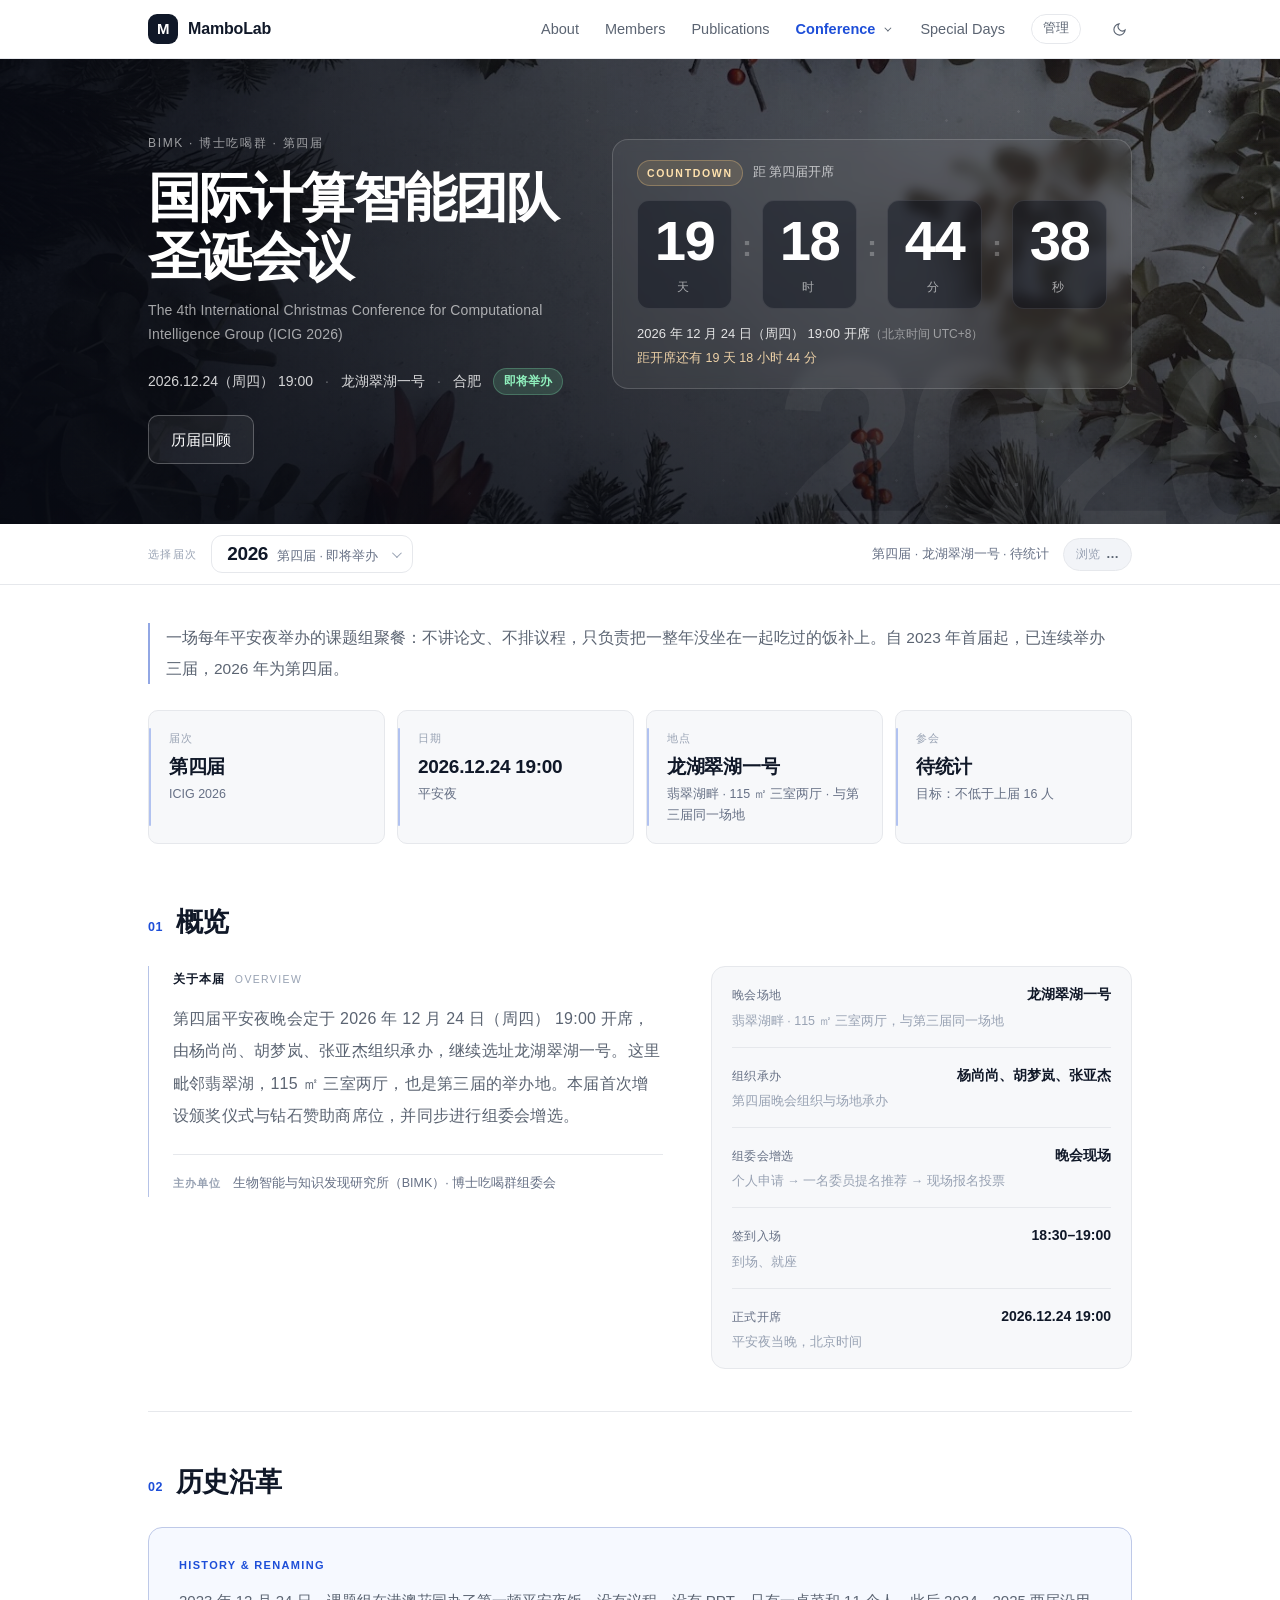
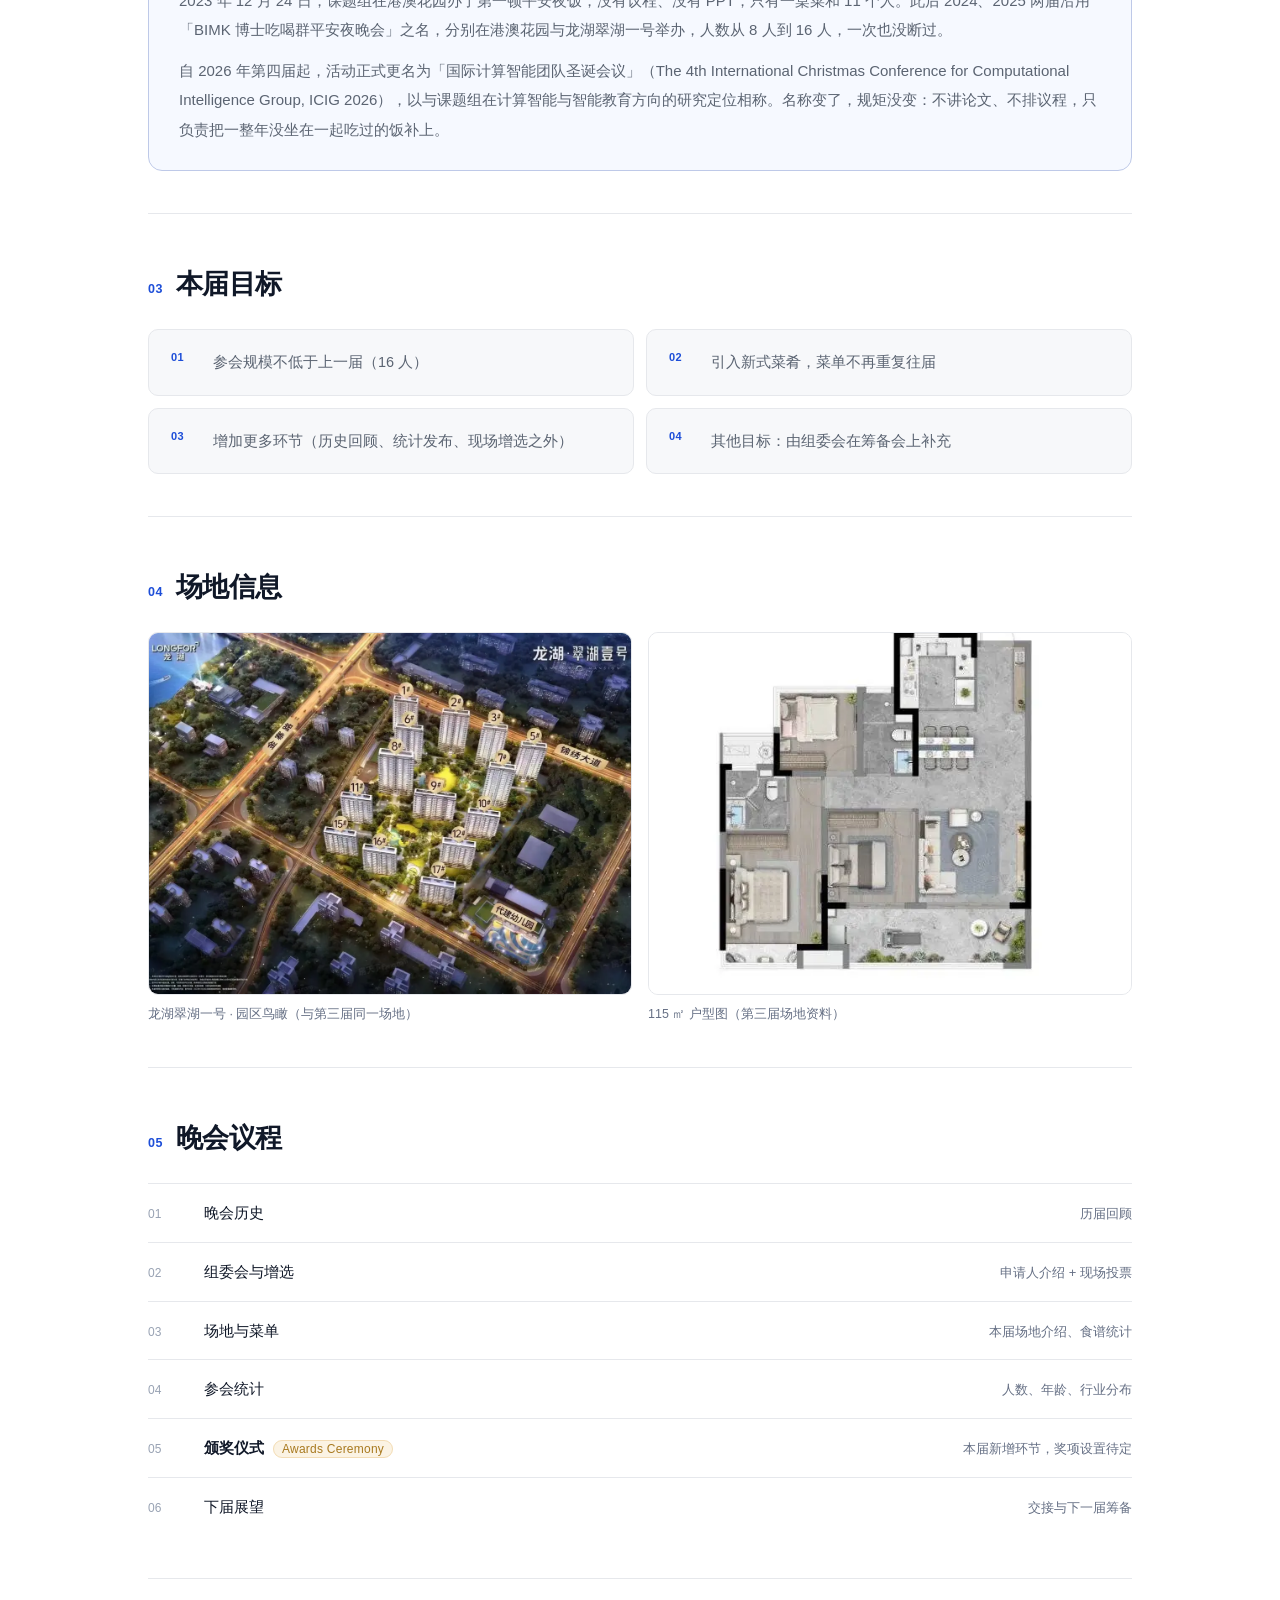
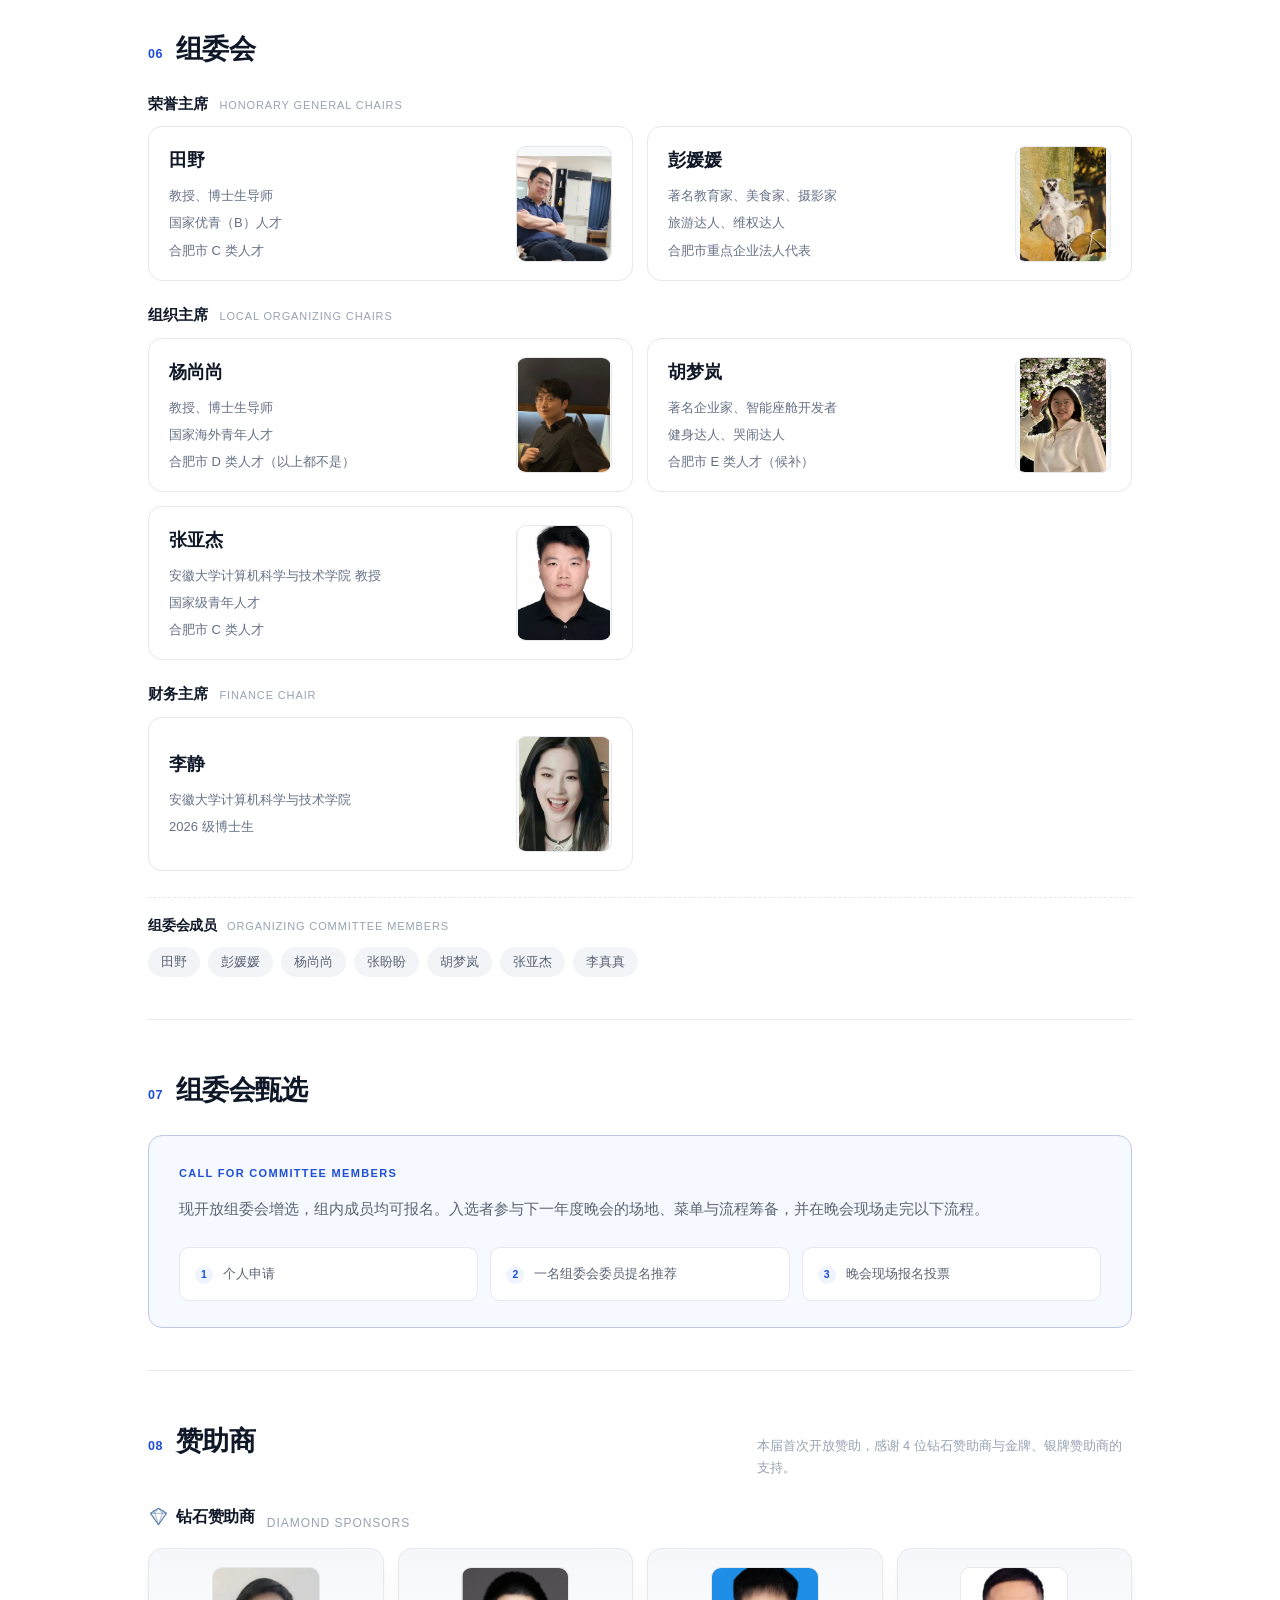
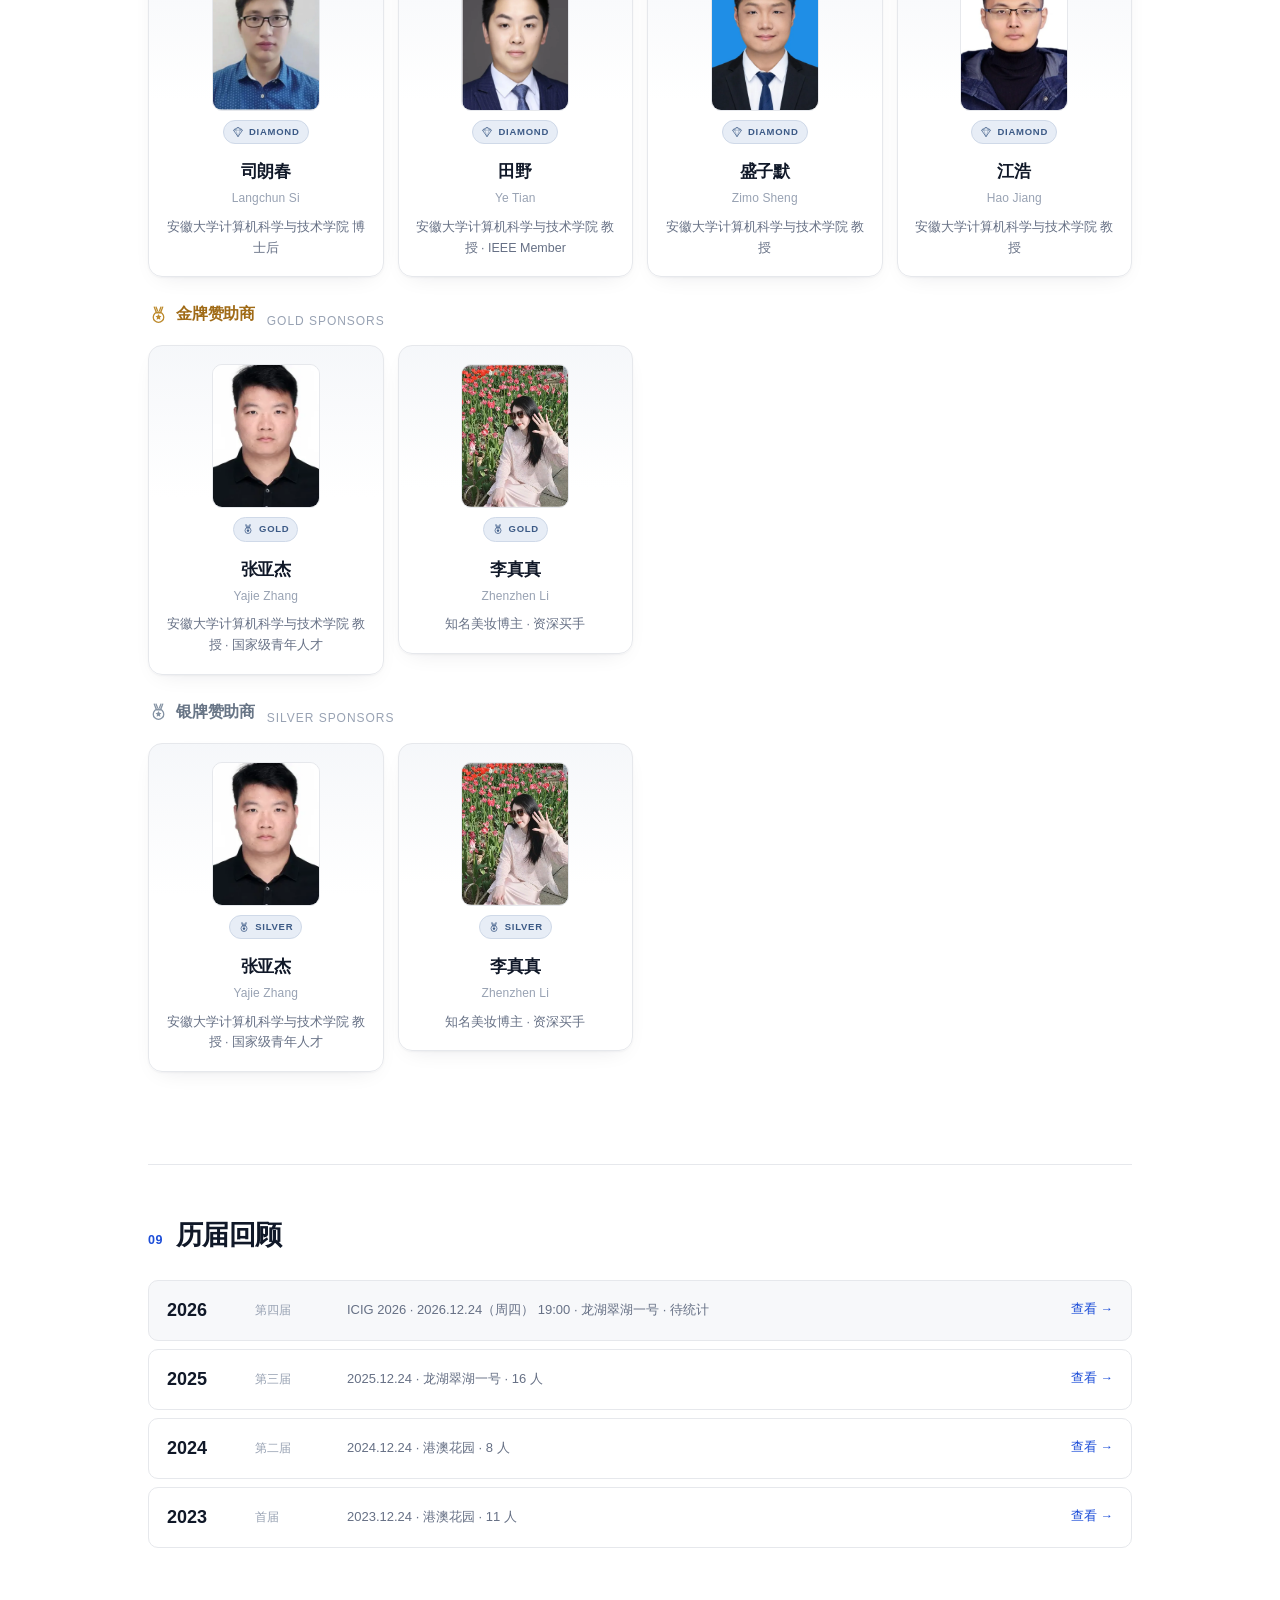
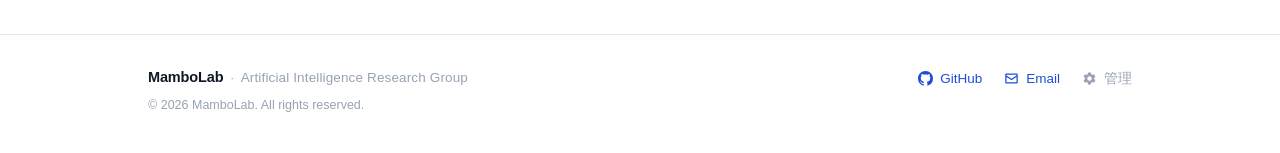
<file: conference.html>
<!DOCTYPE html>
<html lang="zh-CN">
<head>
<meta charset="UTF-8">
<meta name="viewport" content="width=device-width, initial-scale=1">
<title>Conference · ICIG 2026 | 国际计算智能团队圣诞会议</title>
<meta name="description" content="ICIG 2026（The 4th International Christmas Conference for Computational Intelligence Group）官方页面。第四届起由「BIMK 博士吃喝群平安夜晚会」正式更名为「国际计算智能团队圣诞会议」；含组委会、增选及 2023–2025 历届回顾。">
<link rel="stylesheet" href="assets/style.css?v=20261126f">
<link rel="icon" href="data:image/svg+xml,<svg xmlns='http://www.w3.org/2000/svg' viewBox='0 0 100 100'><rect width='100' height='100' rx='22' fill='%23111'/><text x='50' y='68' font-size='54' font-family='sans-serif' font-weight='700' fill='%23fff' text-anchor='middle'>M</text></svg>">
<script>try{var t=localStorage.getItem('ml-theme');if(t)document.documentElement.setAttribute('data-theme',t)}catch(e){}</script>
</head>
<body>

<header class="nav">
  <div class="nav-inner">
    <a class="brand" href="index.html"><span class="brand-mark">M</span><span class="brand-text">MamboLab</span></a>
    <nav class="nav-links">
      <a href="about.html">About</a>
      <a href="members.html">Members</a>
      <a href="publications.html">Publications</a>
      <div class="dd dd-conf">
        <a href="conference.html">Conference</a>
        <button class="dd-caret" type="button" aria-label="展开 Conference 活动列表" aria-expanded="false" aria-haspopup="true"></button>
        <div class="dd-menu" role="menu">
          <p class="dd-label">Conference · 系列活动</p>
          <a class="dd-item" href="conference.html" role="menuitem">
            <span class="dd-item-t">ICIG 2026</span>
            <span class="dd-item-d">国际计算智能团队圣诞会议 · 自 2023 年起每年 12.24</span>
          </a>
          <p class="dd-more">更多活动筹备中</p>
        </div>
      </div>
      <a href="special-days.html">Special Days</a>
      <a class="admin-link" href="admin.html">管理</a>
      <button class="icon-btn" id="theme-toggle" aria-label="切换深浅色"></button>
    </nav>
  </div>
</header>

<main>
  <div id="cf-head"></div>
  <div id="cf-body"></div>
</main>

<footer class="footer">
  <div class="wrap-wide footer-inner">
    <div class="foot-id">
      <p class="foot-title"><span class="foot-name">MamboLab</span><span class="foot-sep">·</span><span class="foot-sub">Artificial Intelligence Research Group</span></p>
      <p class="foot-copy">© <span data-year></span> MamboLab. All rights reserved.</p>
    </div>
    <nav class="foot-links">
      <a class="foot-link" href="https://github.com/MamboAILab" target="_blank" rel="noopener">
        <svg class="foot-ico" viewBox="0 0 16 16" aria-hidden="true"><path fill="currentColor" d="M8 0C3.58 0 0 3.58 0 8c0 3.54 2.29 6.53 5.47 7.59.4.07.55-.17.55-.38 0-.19-.01-.82-.01-1.49-2.01.37-2.53-.49-2.69-.94-.09-.23-.48-.94-.82-1.13-.28-.15-.68-.52-.01-.53.63-.01 1.08.58 1.23.82.72 1.21 1.87.87 2.33.66.07-.52.28-.87.51-1.07-1.78-.2-3.64-.89-3.64-3.95 0-.87.31-1.59.82-2.15-.08-.2-.36-1.02.08-2.12 0 0 .67-.21 2.2.82.64-.18 1.32-.27 2-.27.68 0 1.36.09 2 .27 1.53-1.04 2.2-.82 2.2-.82.44 1.1.16 1.92.08 2.12.51.56.82 1.27.82 2.15 0 3.07-1.87 3.75-3.65 3.95.29.25.54.73.54 1.48 0 1.07-.01 1.93-.01 2.2 0 .21.15.46.55.38A8.013 8.013 0 0 0 16 8c0-4.42-3.58-8-8-8z"/></svg><span>GitHub</span>
      </a>
      <a class="foot-link" href="mailto:yangshang0308@gmail.com" data-site-href="email">
        <svg class="foot-ico" viewBox="0 0 24 24" aria-hidden="true"><path fill="currentColor" d="M20 4H4c-1.1 0-2 .9-2 2v12c0 1.1.9 2 2 2h16c1.1 0 2-.9 2-2V6c0-1.1-.9-2-2-2zm0 2v1.2l-8 5-8-5V6h16zM4 18V9.6l7.45 4.66a1 1 0 0 0 1.1 0L20 9.6V18H4z"/></svg><span>Email</span>
      </a>
      <a class="foot-link foot-link-quiet" href="admin.html">
        <svg class="foot-ico" viewBox="0 0 24 24" aria-hidden="true"><path fill="currentColor" d="M19.14 12.94c.04-.3.06-.61.06-.94s-.02-.64-.07-.94l2.03-1.58a.48.48 0 0 0 .12-.61l-1.92-3.32a.48.48 0 0 0-.59-.21l-2.39.96a7.1 7.1 0 0 0-1.63-.94l-.36-2.54a.47.47 0 0 0-.47-.4h-3.84a.47.47 0 0 0-.47.4l-.36 2.54c-.59.24-1.13.56-1.63.94l-2.39-.96a.48.48 0 0 0-.59.21L2.72 8.87a.48.48 0 0 0 .12.61l2.03 1.58c-.05.3-.09.63-.09.94s.02.64.07.94l-2.03 1.58a.48.48 0 0 0-.12.61l1.92 3.32c.12.22.37.29.59.21l2.39-.96c.5.38 1.04.7 1.63.94l.36 2.54c.05.24.24.4.47.4h3.84c.23 0 .42-.16.47-.4l.36-2.54c.59-.24 1.13-.56 1.63-.94l2.39.96c.22.08.47 0 .59-.21l1.92-3.32a.48.48 0 0 0-.12-.61l-2.03-1.58zM12 15.6A3.6 3.6 0 1 1 12 8.4a3.6 3.6 0 0 1 0 7.2z"/></svg><span>管理</span>
      </a>
    </nav>
  </div>
</footer>

<script src="data/site.js"></script>
<script src="data/conference.js"></script>
<script src="assets/data-loader.js"></script>
<script src="assets/app.js?v=20261126f"></script>
<script src="assets/conference.js?v=20261126f"></script>
</body>
</html>
</file>
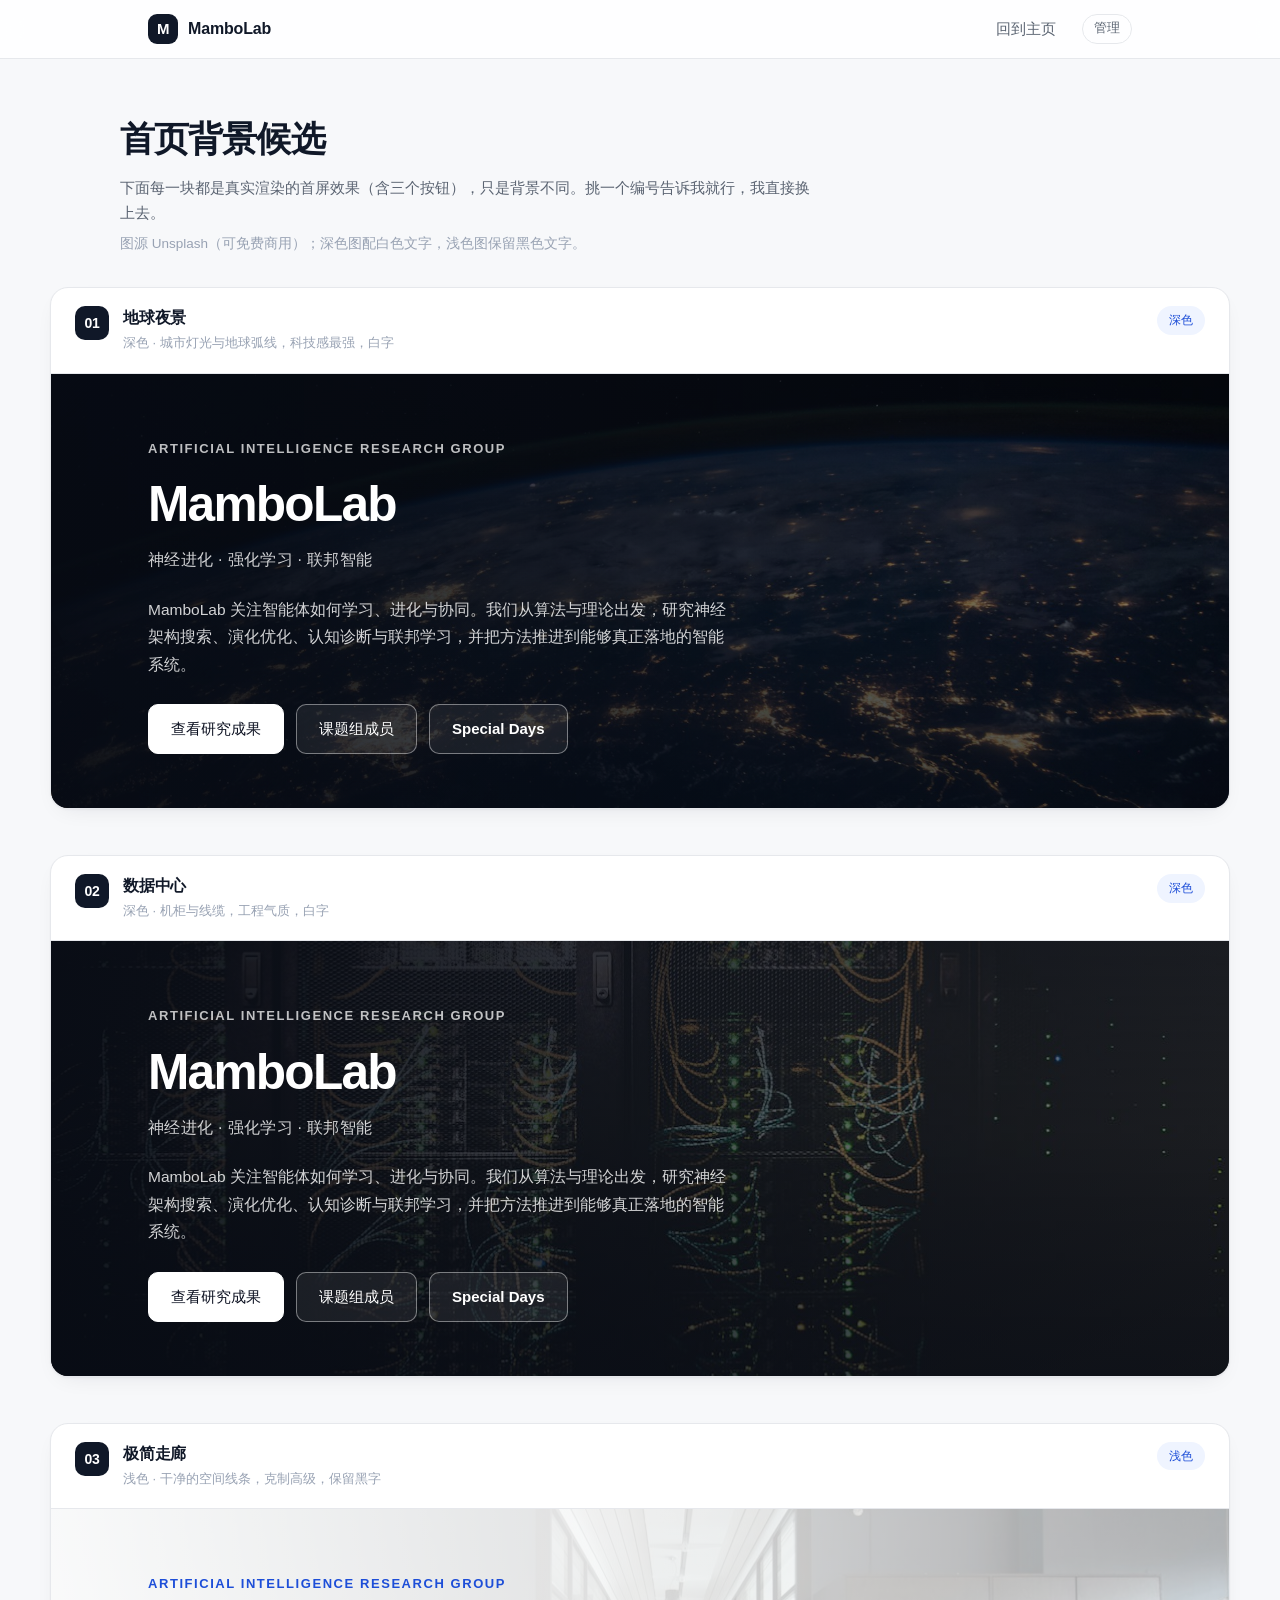
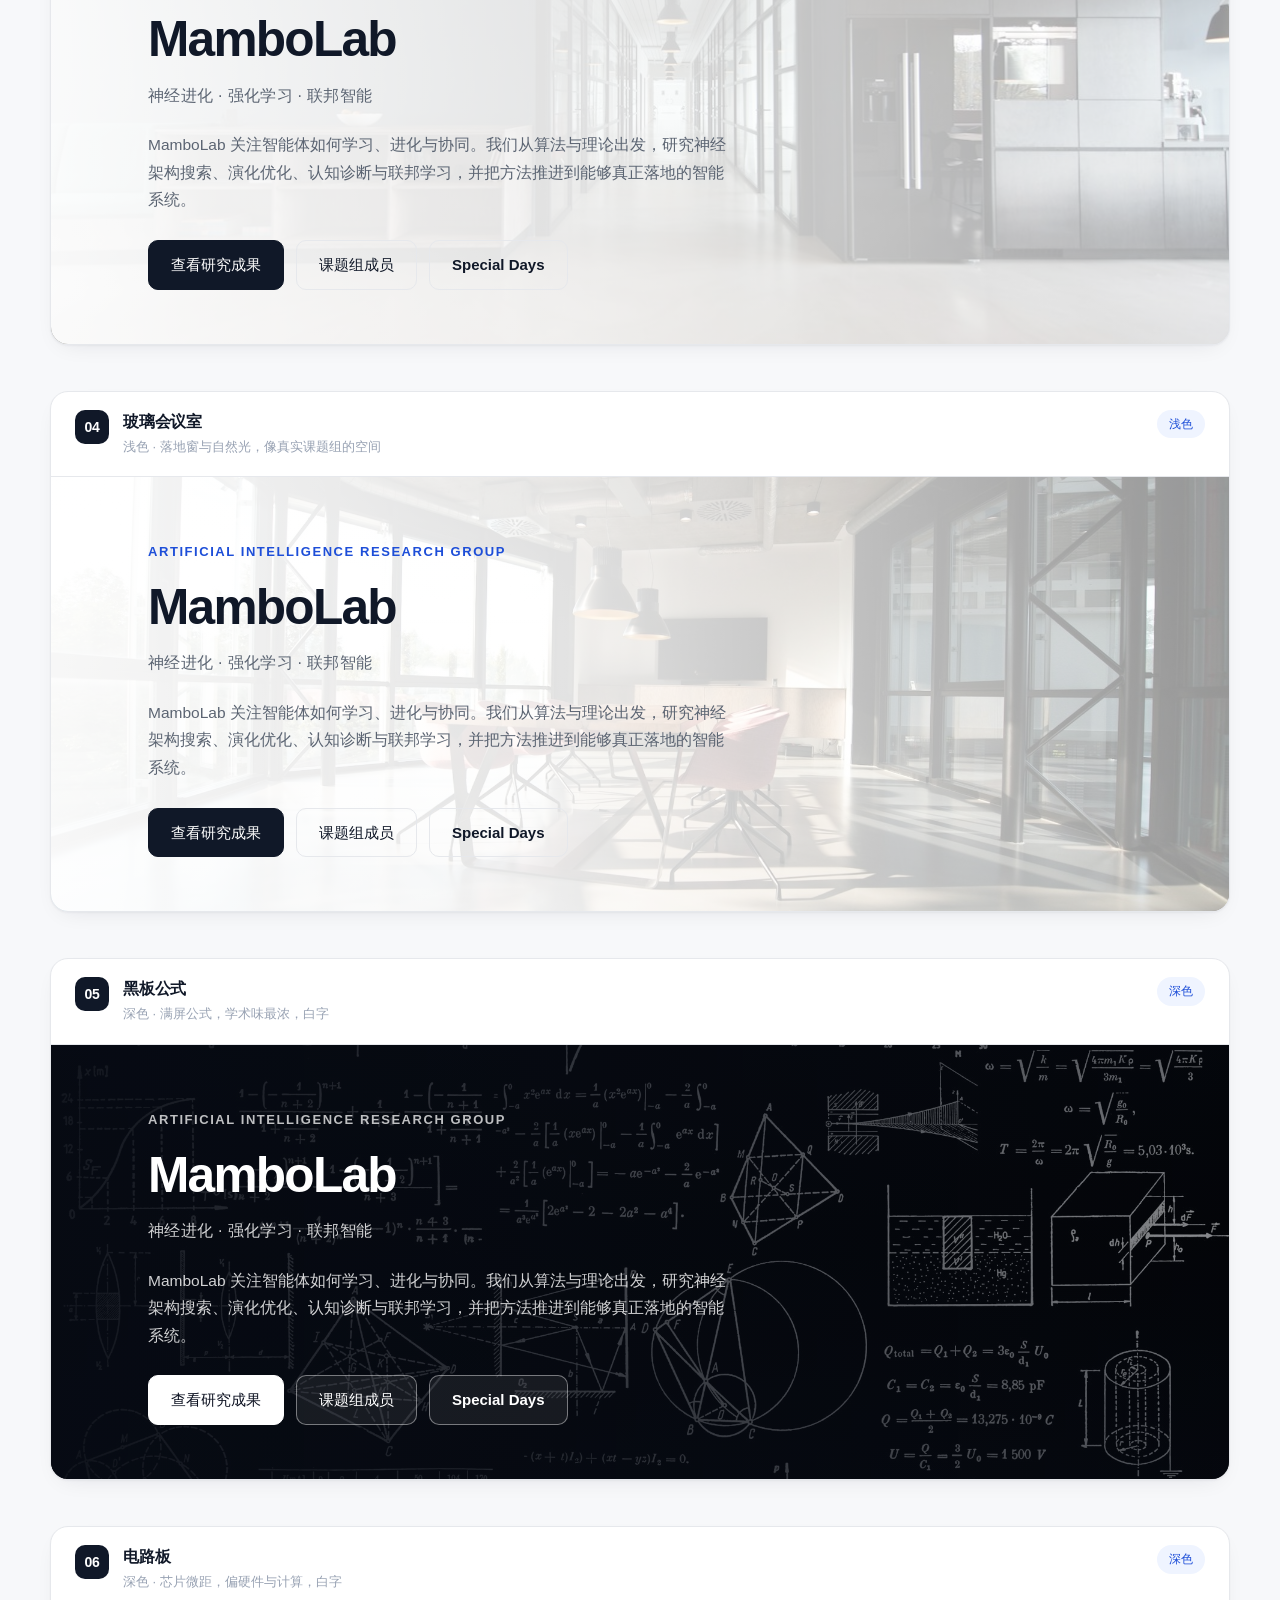
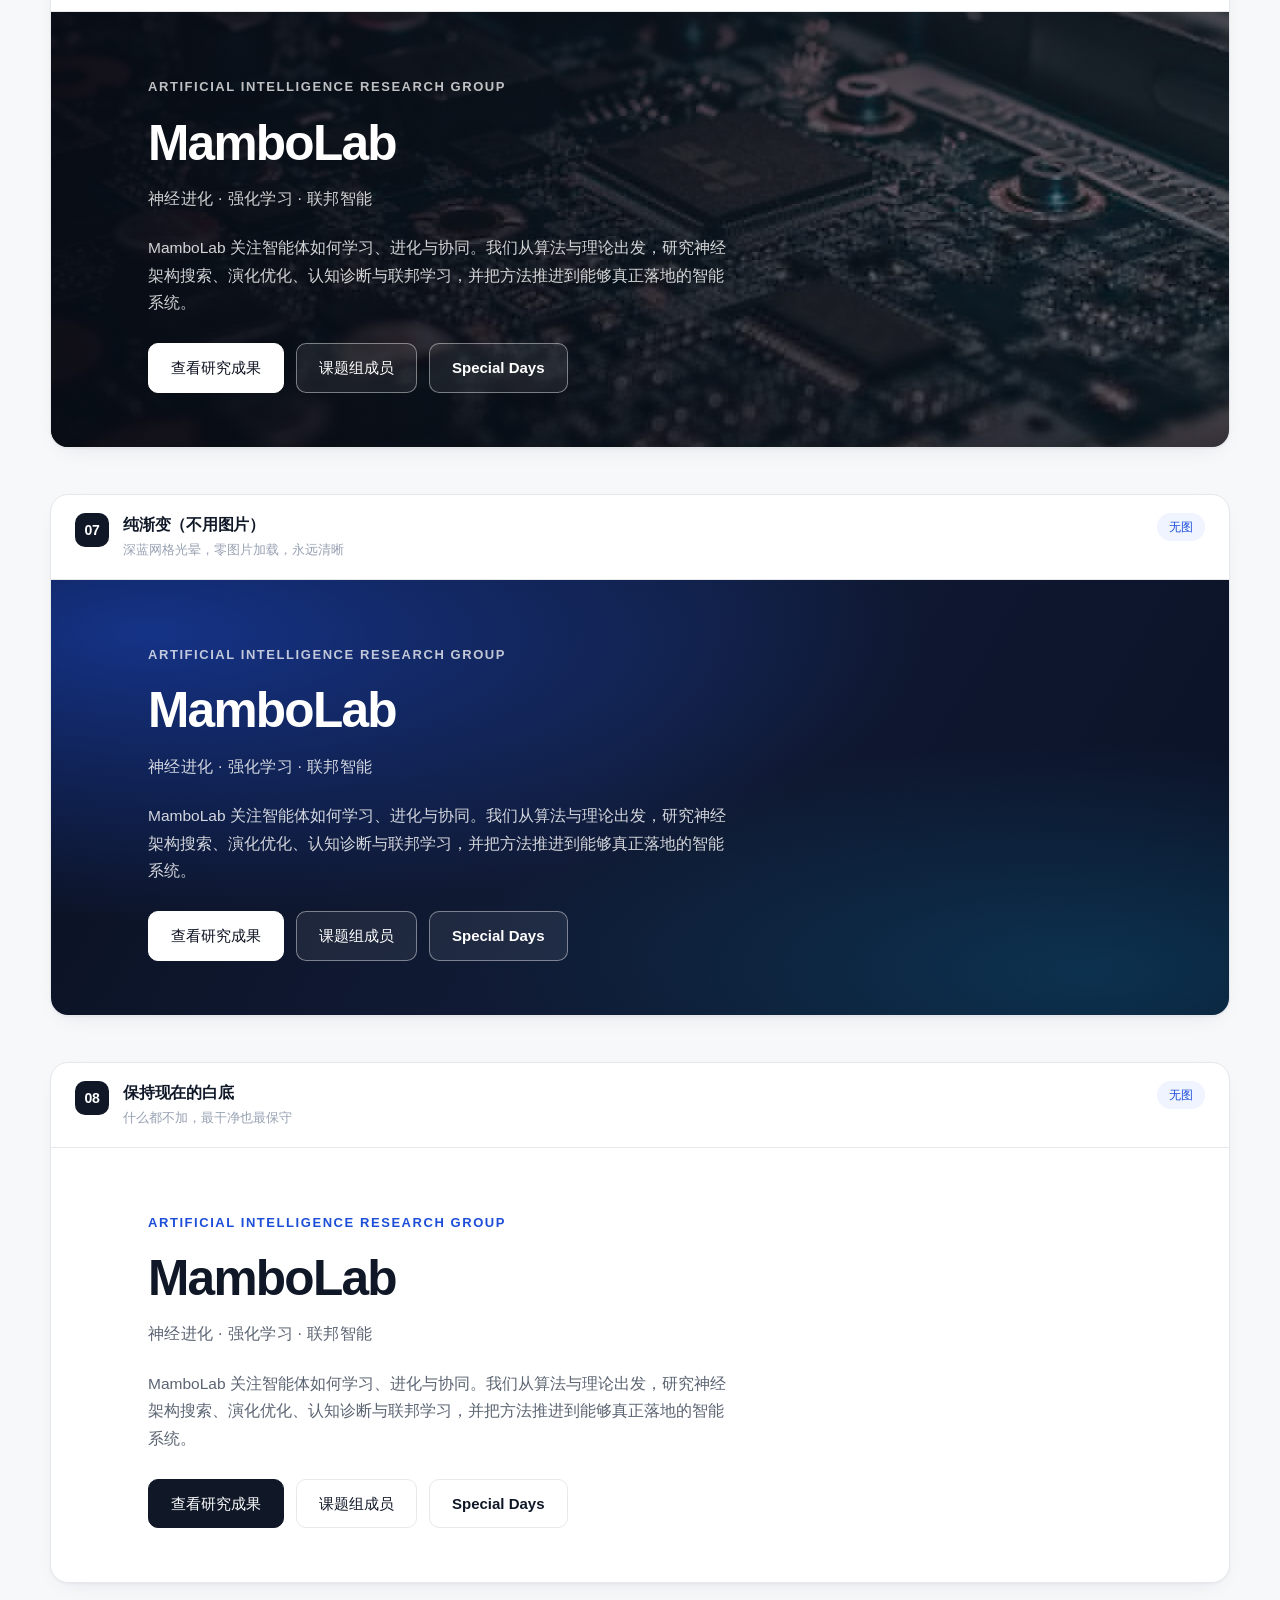
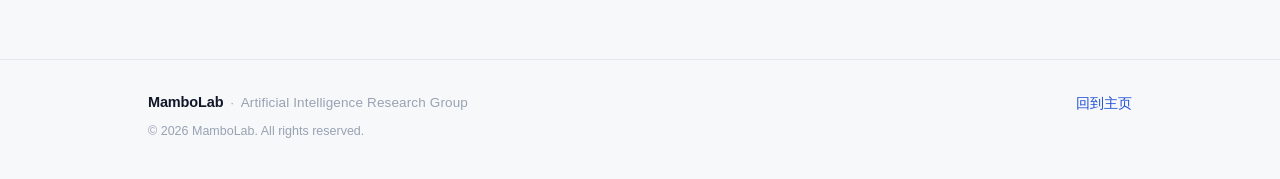
<file: hero-options.html>
<!DOCTYPE html>
<html lang="zh-CN">
<head>
<meta charset="UTF-8">
<meta name="viewport" content="width=device-width, initial-scale=1">
<title>首页背景候选 · MamboLab</title>
<meta name="robots" content="noindex">
<link rel="stylesheet" href="assets/style.css?v=20261121b">
<style>
  body { background: var(--bg-soft); }
  .picker-head { padding: 56px 0 26px; }
  .picker-head h1 { font-size: clamp(1.7rem, 3vw, 2.2rem); margin: 0 0 12px; letter-spacing: -.025em; }
  .picker-head p { color: var(--fg-soft); font-size: 15px; max-width: 46em; margin: 0 0 6px; }
  .picker-head .hint { color: var(--faint); font-size: 13.5px; }
  .opt { margin: 0 auto 46px; max-width: 1180px; border-radius: 18px; overflow: hidden;
         border: 1px solid var(--line); background: var(--bg); box-shadow: var(--shadow); }
  .opt-head { display: flex; align-items: flex-start; gap: 14px; padding: 18px 24px; border-bottom: 1px solid var(--line); }
  .opt-no {
    flex: none; display: grid; place-items: center; width: 34px; height: 34px; border-radius: 10px;
    background: var(--fg); color: var(--bg); font-size: 14px; font-weight: 700; letter-spacing: -.02em;
  }
  .opt-head h2 { font-size: 15.5px; margin: 2px 0 3px; }
  .opt-head p { margin: 0; font-size: 13px; color: var(--faint); }
  .opt-head .tag {
    margin-left: auto; flex: none; font-size: 12px; color: var(--accent);
    background: var(--accent-soft); border-radius: 999px; padding: 4px 12px;
  }
  .opt .hero { padding: 64px 0 54px; }
  .opt .hero h1 { font-size: clamp(2.1rem, 5vw, 3.1rem); }
  .opt .hero .lede { font-size: 15.5px; max-width: 38em; }
  .opt .hero-actions { margin-top: 26px; }
  @media (max-width: 700px) {
    .picker-head { padding: 36px 0 18px; }
    .opt-head { padding: 14px 18px; }
    .opt .hero { padding: 46px 0 40px; }
  }
</style>
</head>
<body>

<header class="nav">
  <div class="nav-inner">
    <a class="brand" href="index.html"><span class="brand-mark">M</span><span class="brand-text">MamboLab</span></a>
    <nav class="nav-links">
      <a href="index.html">回到主页</a>
      <a class="admin-link" href="admin.html">管理</a>
    </nav>
  </div>
</header>

<main>
  <div class="wrap picker-head">
    <h1>首页背景候选</h1>
    <p>下面每一块都是真实渲染的首屏效果（含三个按钮），只是背景不同。挑一个编号告诉我就行，我直接换上去。</p>
    <p class="hint">图源 Unsplash（可免费商用）；深色图配白色文字，浅色图保留黑色文字。</p>
  </div>
  <div id="opts"></div>
</main>

<footer class="footer">
  <div class="wrap-wide footer-inner">
    <div class="foot-id">
      <p class="foot-title"><span class="foot-name">MamboLab</span><span class="foot-sep">·</span><span class="foot-sub">Artificial Intelligence Research Group</span></p>
      <p class="foot-copy">© <span data-year></span> MamboLab. All rights reserved.</p>
    </div>
    <nav class="foot-links">
      <a class="foot-link" href="index.html">回到主页</a>
    </nav>
  </div>
</footer>

<script>
(function () {
  var OPTS = [
    { no: '01', name: '地球夜景', desc: '深色 · 城市灯光与地球弧线，科技感最强，白字', tag: '深色',
      img: 'assets/img/hero/01-earth.jpg', scrim: 'scrim-dark', ink: 'light' },
    { no: '02', name: '数据中心', desc: '深色 · 机柜与线缆，工程气质，白字', tag: '深色',
      img: 'assets/img/hero/02-datacenter.jpg', scrim: 'scrim-dark', ink: 'light' },
    { no: '03', name: '极简走廊', desc: '浅色 · 干净的空间线条，克制高级，保留黑字', tag: '浅色',
      img: 'assets/img/hero/03-corridor.jpg', scrim: 'scrim-light', ink: 'dark' },
    { no: '04', name: '玻璃会议室', desc: '浅色 · 落地窗与自然光，像真实课题组的空间', tag: '浅色',
      img: 'assets/img/hero/04-meeting.jpg', scrim: 'scrim-light', ink: 'dark' },
    { no: '05', name: '黑板公式', desc: '深色 · 满屏公式，学术味最浓，白字', tag: '深色',
      img: 'assets/img/hero/05-blackboard.jpg', scrim: 'scrim-dark', ink: 'light' },
    { no: '06', name: '电路板', desc: '深色 · 芯片微距，偏硬件与计算，白字', tag: '深色',
      img: 'assets/img/hero/06-circuit.jpg', scrim: 'scrim-dark', ink: 'light' },
    { no: '07', name: '纯渐变（不用图片）', desc: '深蓝网格光晕，零图片加载，永远清晰', tag: '无图',
      img: '', scrim: 'scrim-gradient', ink: 'light' },
    { no: '08', name: '保持现在的白底', desc: '什么都不加，最干净也最保守', tag: '无图',
      img: '', scrim: '', ink: 'dark' }
  ];

  var heroInner = '<div class="wrap">' +
    '<p class="hero-kind">Artificial Intelligence Research Group</p>' +
    '<h1>MamboLab</h1>' +
    '<p class="zh">神经进化 · 强化学习 · 联邦智能</p>' +
    '<p class="lede">MamboLab 关注智能体如何学习、进化与协同。我们从算法与理论出发，研究神经架构搜索、演化优化、认知诊断与联邦学习，并把方法推进到能够真正落地的智能系统。</p>' +
    '<div class="hero-actions">' +
      '<a class="btn btn-primary" href="#">查看研究成果</a>' +
      '<a class="btn" href="#">课题组成员</a>' +
      '<a class="btn" href="#">Special Days</a>' +
    '</div></div>';

  var html = OPTS.map(function (o) {
    var bg = o.scrim
      ? '<div class="hero-bg ' + o.scrim + '">' + (o.img ? '<img src="' + o.img + '" alt="">' : '') + '</div>'
      : '';
    return '<section class="opt">' +
      '<div class="opt-head"><span class="opt-no">' + o.no + '</span>' +
        '<div><h2>' + o.name + '</h2><p>' + o.desc + '</p></div>' +
        '<span class="tag">' + o.tag + '</span></div>' +
      '<div class="hero' + (o.ink === 'light' ? ' on-dark' : '') + '">' + bg + heroInner + '</div>' +
      '</section>';
  }).join('');

  document.getElementById('opts').innerHTML = html;
  var y = document.querySelector('[data-year]');
  if (y) y.textContent = new Date().getFullYear();
})();
</script>
</body>
</html>
</file>
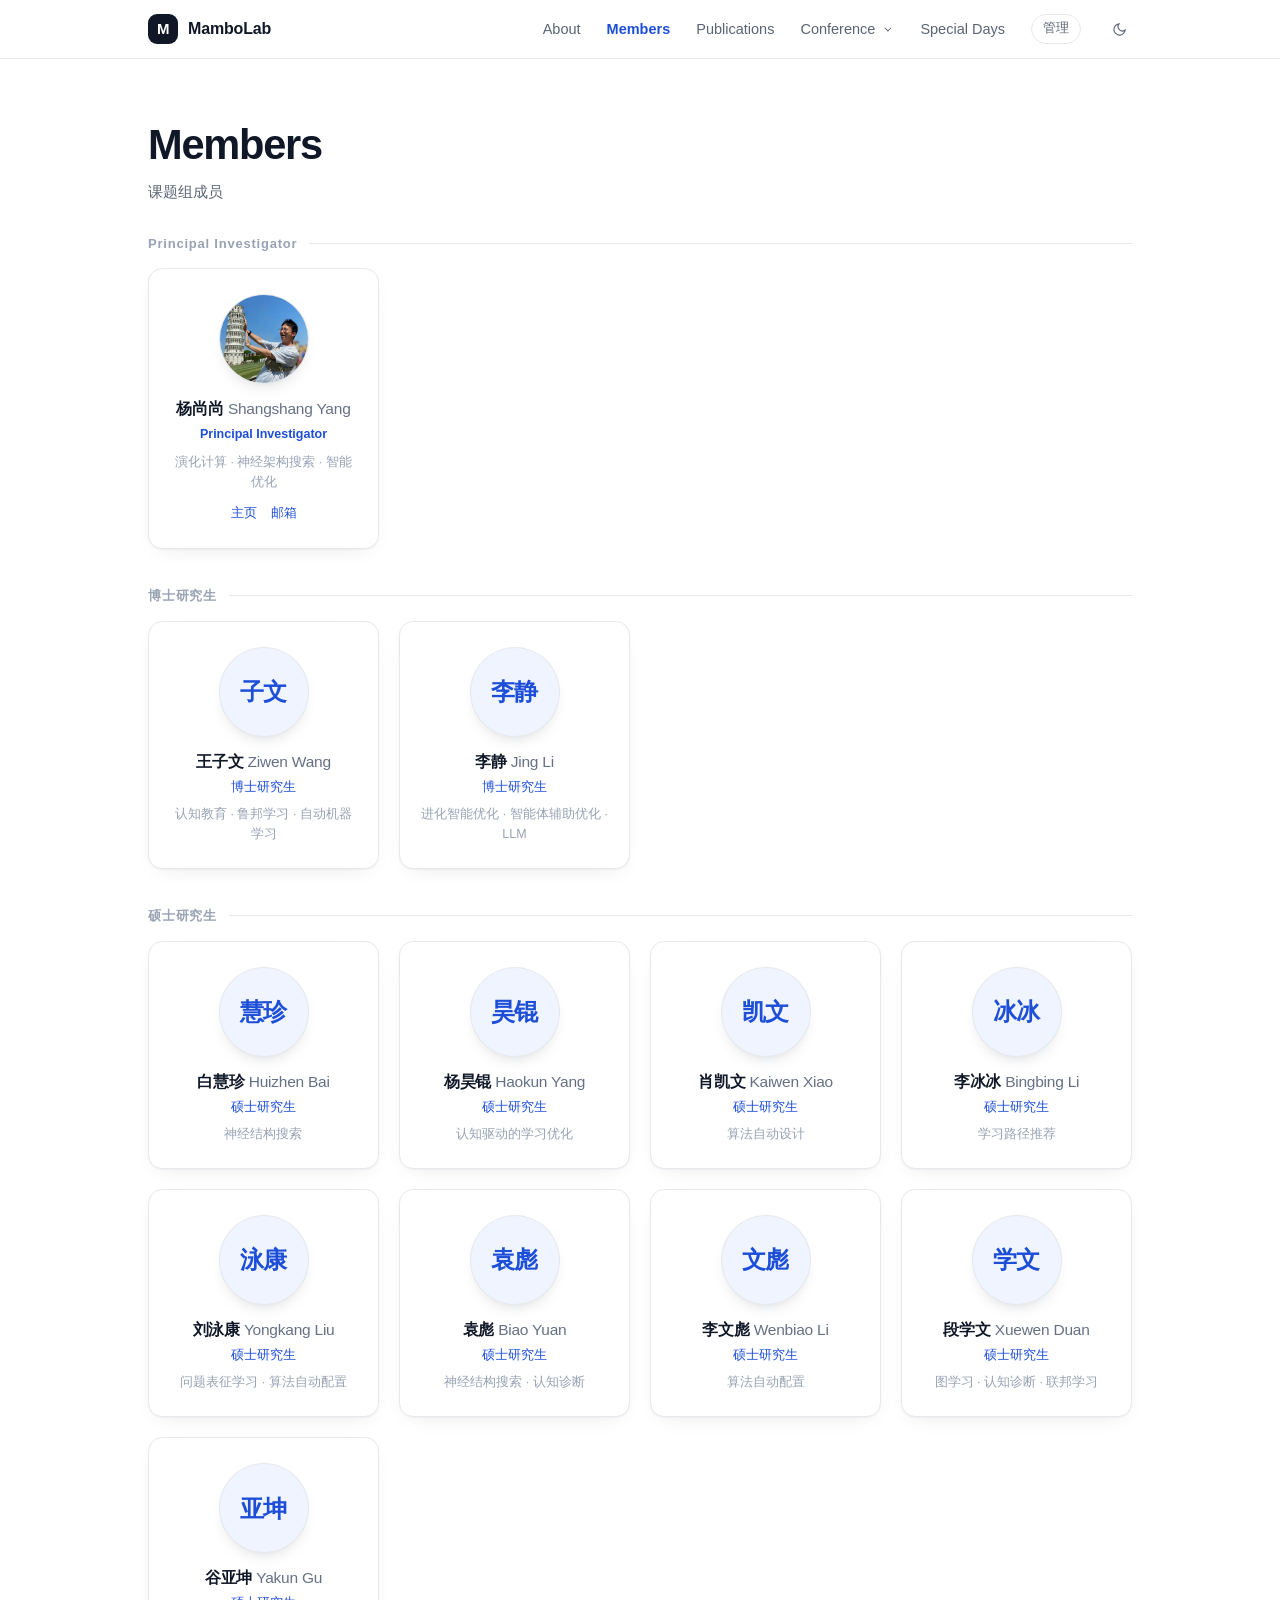
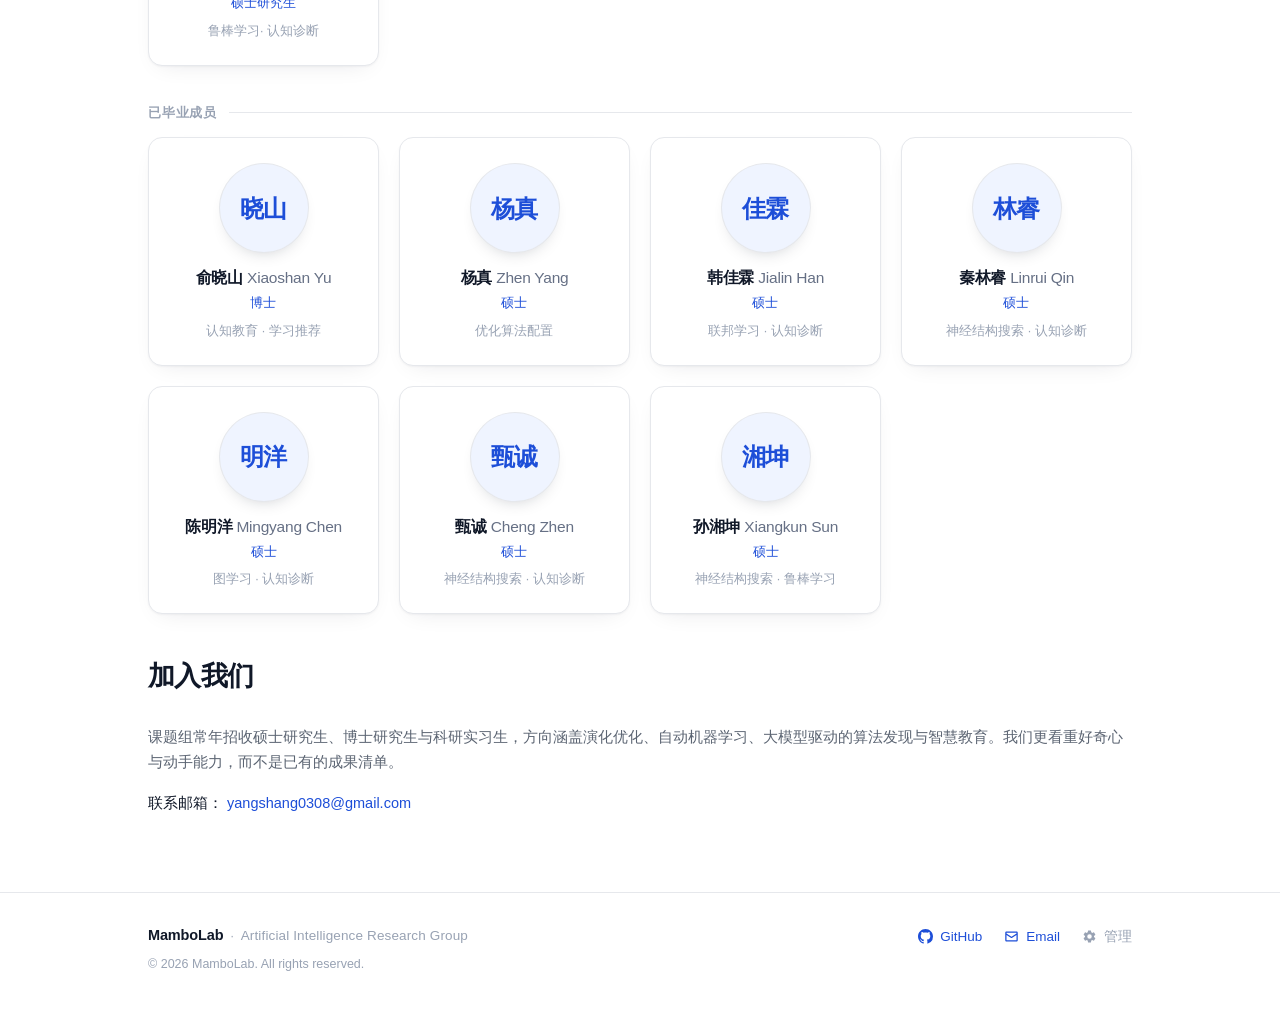
<file: members.html>
<!DOCTYPE html>
<html lang="zh-CN">
<head>
<meta charset="UTF-8">
<meta name="viewport" content="width=device-width, initial-scale=1">
<title>Members · MamboLab</title>
<meta name="description" content="MamboLab 课题组成员">
<link rel="stylesheet" href="assets/style.css?v=20261126c">
<script>try{var t=localStorage.getItem('ml-theme');if(t)document.documentElement.setAttribute('data-theme',t)}catch(e){}</script>
</head>
<body>

<header class="nav">
  <div class="nav-inner">
    <a class="brand" href="index.html"><span class="brand-mark">M</span><span class="brand-text">MamboLab</span></a>
    <nav class="nav-links">
      <a href="about.html">About</a>
      <a href="members.html">Members</a>
      <a href="publications.html">Publications</a>
      <div class="dd dd-conf">
        <a href="conference.html">Conference</a>
        <button class="dd-caret" type="button" aria-label="展开 Conference 活动列表" aria-expanded="false" aria-haspopup="true"></button>
        <div class="dd-menu" role="menu">
          <p class="dd-label">Conference · 系列活动</p>
          <a class="dd-item" href="conference.html" role="menuitem">
            <span class="dd-item-t">ICIG 2026</span>
            <span class="dd-item-d">国际计算智能团队圣诞会议 · 自 2023 年起每年 12.24</span>
          </a>
          <p class="dd-more">更多活动筹备中</p>
        </div>
      </div>
      <a href="special-days.html">Special Days</a>
      <a class="admin-link" href="admin.html">管理</a>
            <button class="icon-btn" id="theme-toggle" aria-label="切换深浅色"></button>
    </nav>
  </div>
</header>

<main class="wrap">
  <div class="page-head">
    <h1>Members</h1>
    <p>课题组成员</p>
  </div>

  <div id="members-root"></div>

  <div class="section-head" style="margin-top:44px"><h2>加入我们</h2></div>
  <p style="font-size:14.5px;color:var(--fg-soft)" data-site="join_text"></p>
  <p style="font-size:14.5px">联系邮箱：
    <a href="mailto:yangshang0308@gmail.com" data-site-href="email" data-site="email">yangshang0308@gmail.com</a>
  </p>
</main>

<footer class="footer">
  <div class="wrap-wide footer-inner">
    <div class="foot-id">
      <p class="foot-title"><span class="foot-name">MamboLab</span><span class="foot-sep">·</span><span class="foot-sub">Artificial Intelligence Research Group</span></p>
      <p class="foot-copy">© <span data-year></span> MamboLab. All rights reserved.</p>
    </div>
    <nav class="foot-links">
      <a class="foot-link" href="https://github.com/MamboAILab" target="_blank" rel="noopener">
        <svg class="foot-ico" viewBox="0 0 16 16" aria-hidden="true"><path fill="currentColor" d="M8 0C3.58 0 0 3.58 0 8c0 3.54 2.29 6.53 5.47 7.59.4.07.55-.17.55-.38 0-.19-.01-.82-.01-1.49-2.01.37-2.53-.49-2.69-.94-.09-.23-.48-.94-.82-1.13-.28-.15-.68-.52-.01-.53.63-.01 1.08.58 1.23.82.72 1.21 1.87.87 2.33.66.07-.52.28-.87.51-1.07-1.78-.2-3.64-.89-3.64-3.95 0-.87.31-1.59.82-2.15-.08-.2-.36-1.02.08-2.12 0 0 .67-.21 2.2.82.64-.18 1.32-.27 2-.27.68 0 1.36.09 2 .27 1.53-1.04 2.2-.82 2.2-.82.44 1.1.16 1.92.08 2.12.51.56.82 1.27.82 2.15 0 3.07-1.87 3.75-3.65 3.95.29.25.54.73.54 1.48 0 1.07-.01 1.93-.01 2.2 0 .21.15.46.55.38A8.013 8.013 0 0 0 16 8c0-4.42-3.58-8-8-8z"/></svg><span>GitHub</span>
      </a>
      <a class="foot-link" href="mailto:yangshang0308@gmail.com" data-site-href="email">
        <svg class="foot-ico" viewBox="0 0 24 24" aria-hidden="true"><path fill="currentColor" d="M20 4H4c-1.1 0-2 .9-2 2v12c0 1.1.9 2 2 2h16c1.1 0 2-.9 2-2V6c0-1.1-.9-2-2-2zm0 2v1.2l-8 5-8-5V6h16zM4 18V9.6l7.45 4.66a1 1 0 0 0 1.1 0L20 9.6V18H4z"/></svg><span>Email</span>
      </a>
      <a class="foot-link foot-link-quiet" href="admin.html">
        <svg class="foot-ico" viewBox="0 0 24 24" aria-hidden="true"><path fill="currentColor" d="M19.14 12.94c.04-.3.06-.61.06-.94s-.02-.64-.07-.94l2.03-1.58a.48.48 0 0 0 .12-.61l-1.92-3.32a.48.48 0 0 0-.59-.21l-2.39.96a7.1 7.1 0 0 0-1.63-.94l-.36-2.54a.47.47 0 0 0-.47-.4h-3.84a.47.47 0 0 0-.47.4l-.36 2.54c-.59.24-1.13.56-1.63.94l-2.39-.96a.48.48 0 0 0-.59.21L2.72 8.87a.48.48 0 0 0 .12.61l2.03 1.58c-.05.3-.09.63-.09.94s.02.64.07.94l-2.03 1.58a.48.48 0 0 0-.12.61l1.92 3.32c.12.22.37.29.59.21l2.39-.96c.5.38 1.04.7 1.63.94l.36 2.54c.05.24.24.4.47.4h3.84c.23 0 .42-.16.47-.4l.36-2.54c.59-.24 1.13-.56 1.63-.94l2.39.96c.22.08.47 0 .59-.21l1.92-3.32a.48.48 0 0 0-.12-.61l-2.03-1.58zM12 15.6A3.6 3.6 0 1 1 12 8.4a3.6 3.6 0 0 1 0 7.2z"/></svg><span>管理</span>
      </a>
    </nav>
  </div>
</footer>

<script src="data/site.js"></script>
<script src="data/members.js"></script>
<script src="data/special-days.js"></script>
<script src="assets/data-loader.js"></script>
<script src="assets/app.js?v=20261126c"></script>
</body>
</html>
</file>
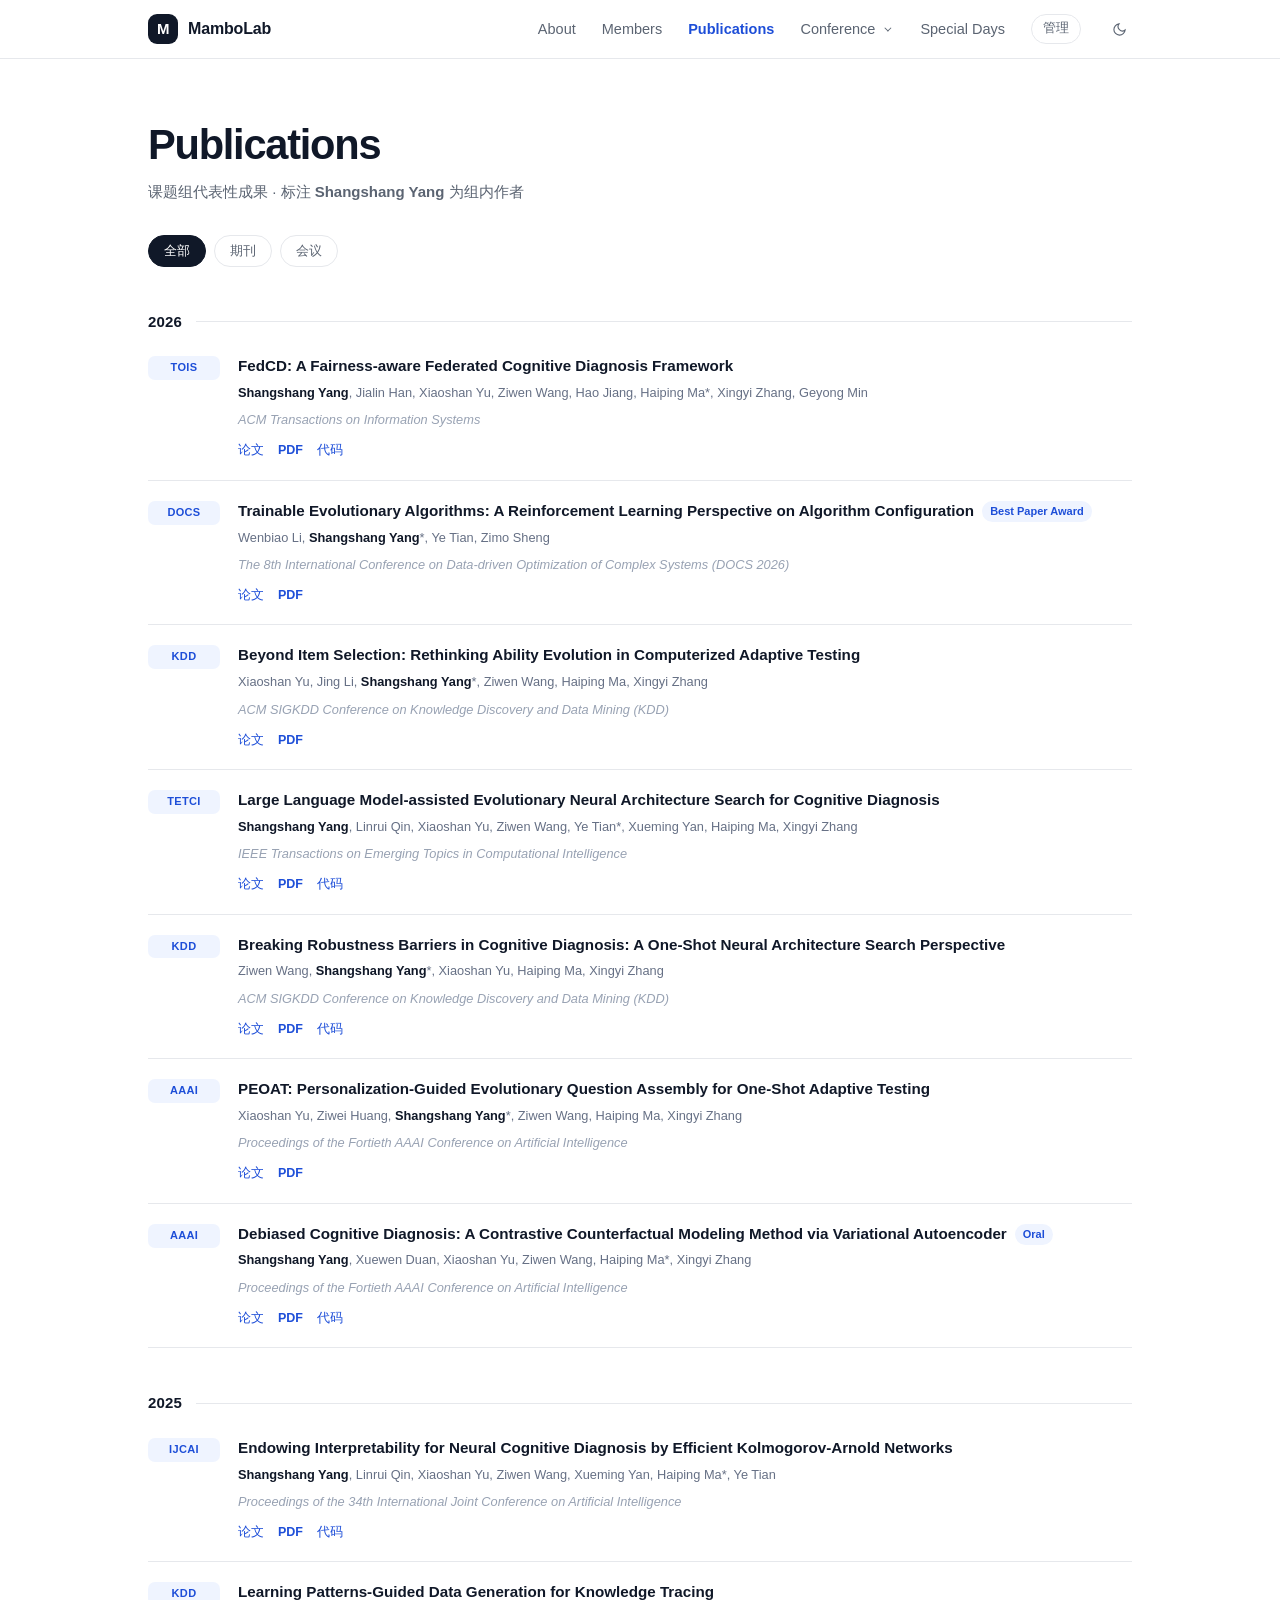
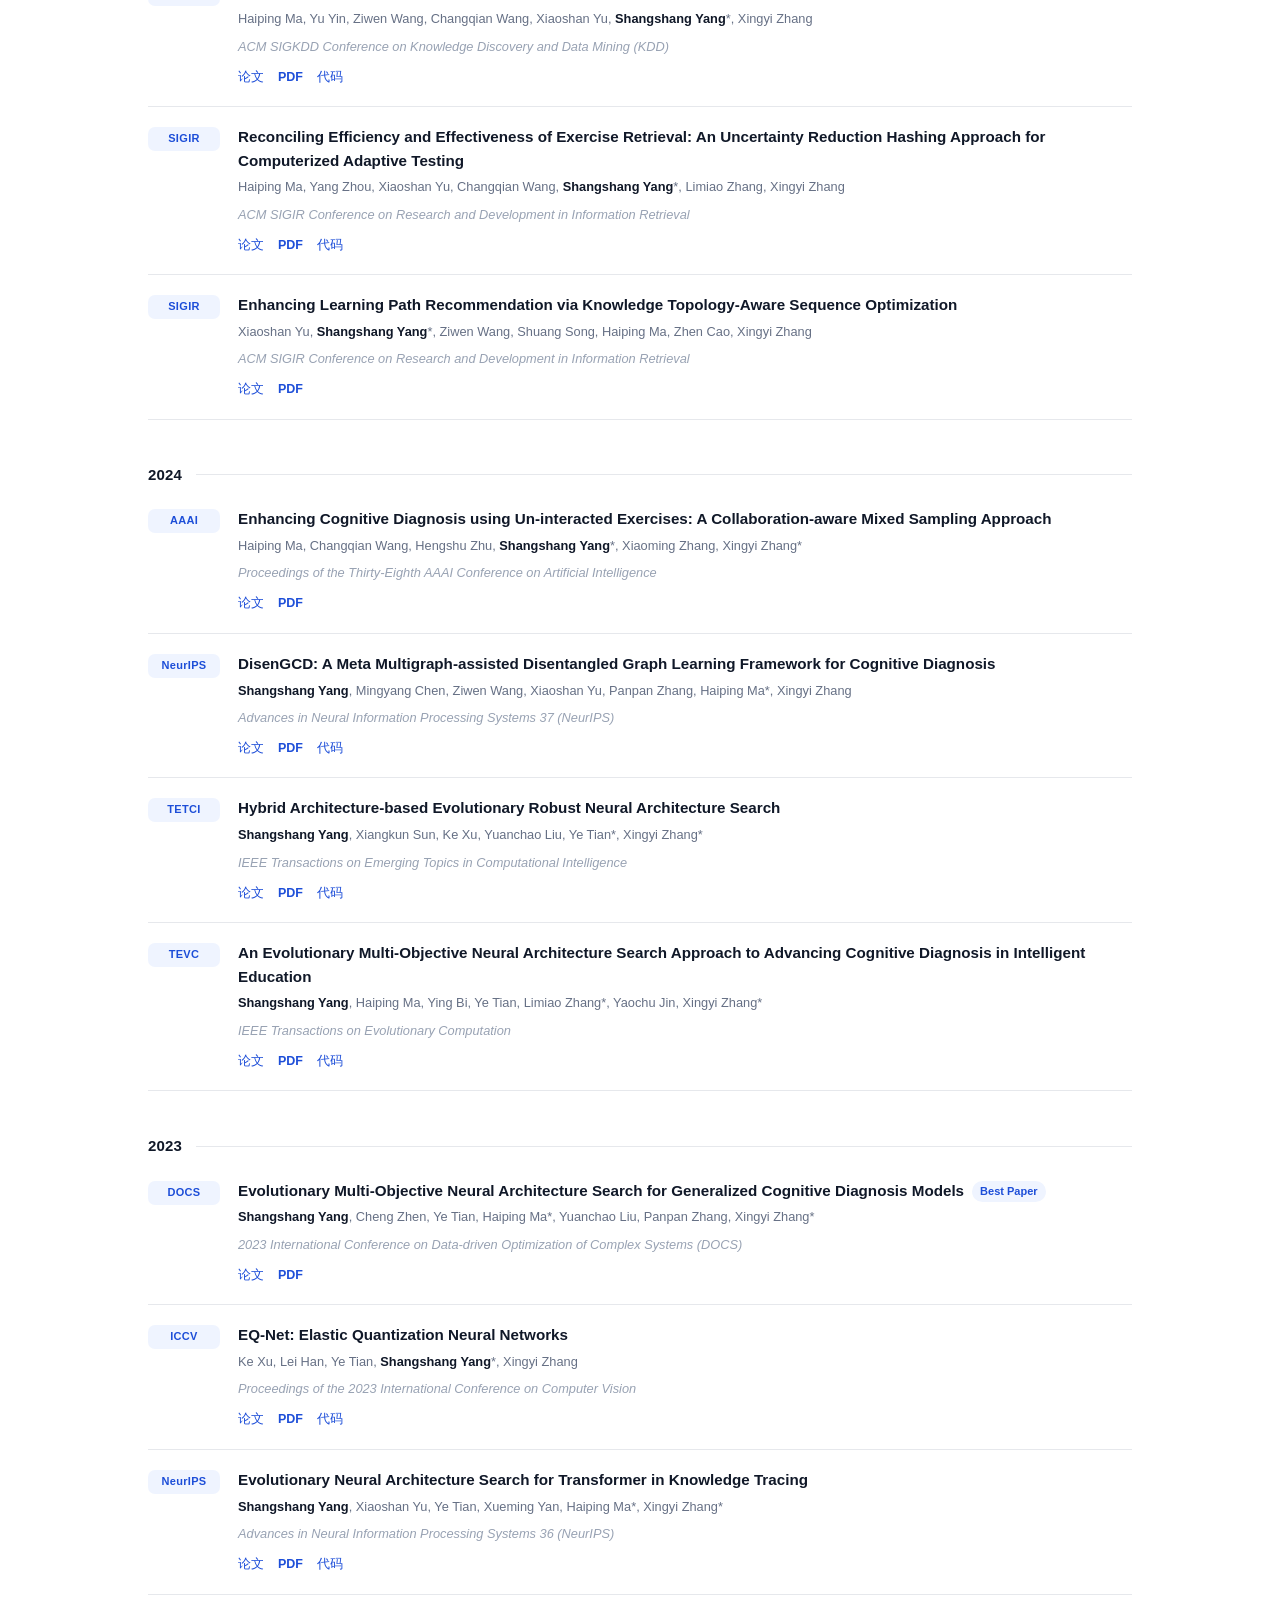
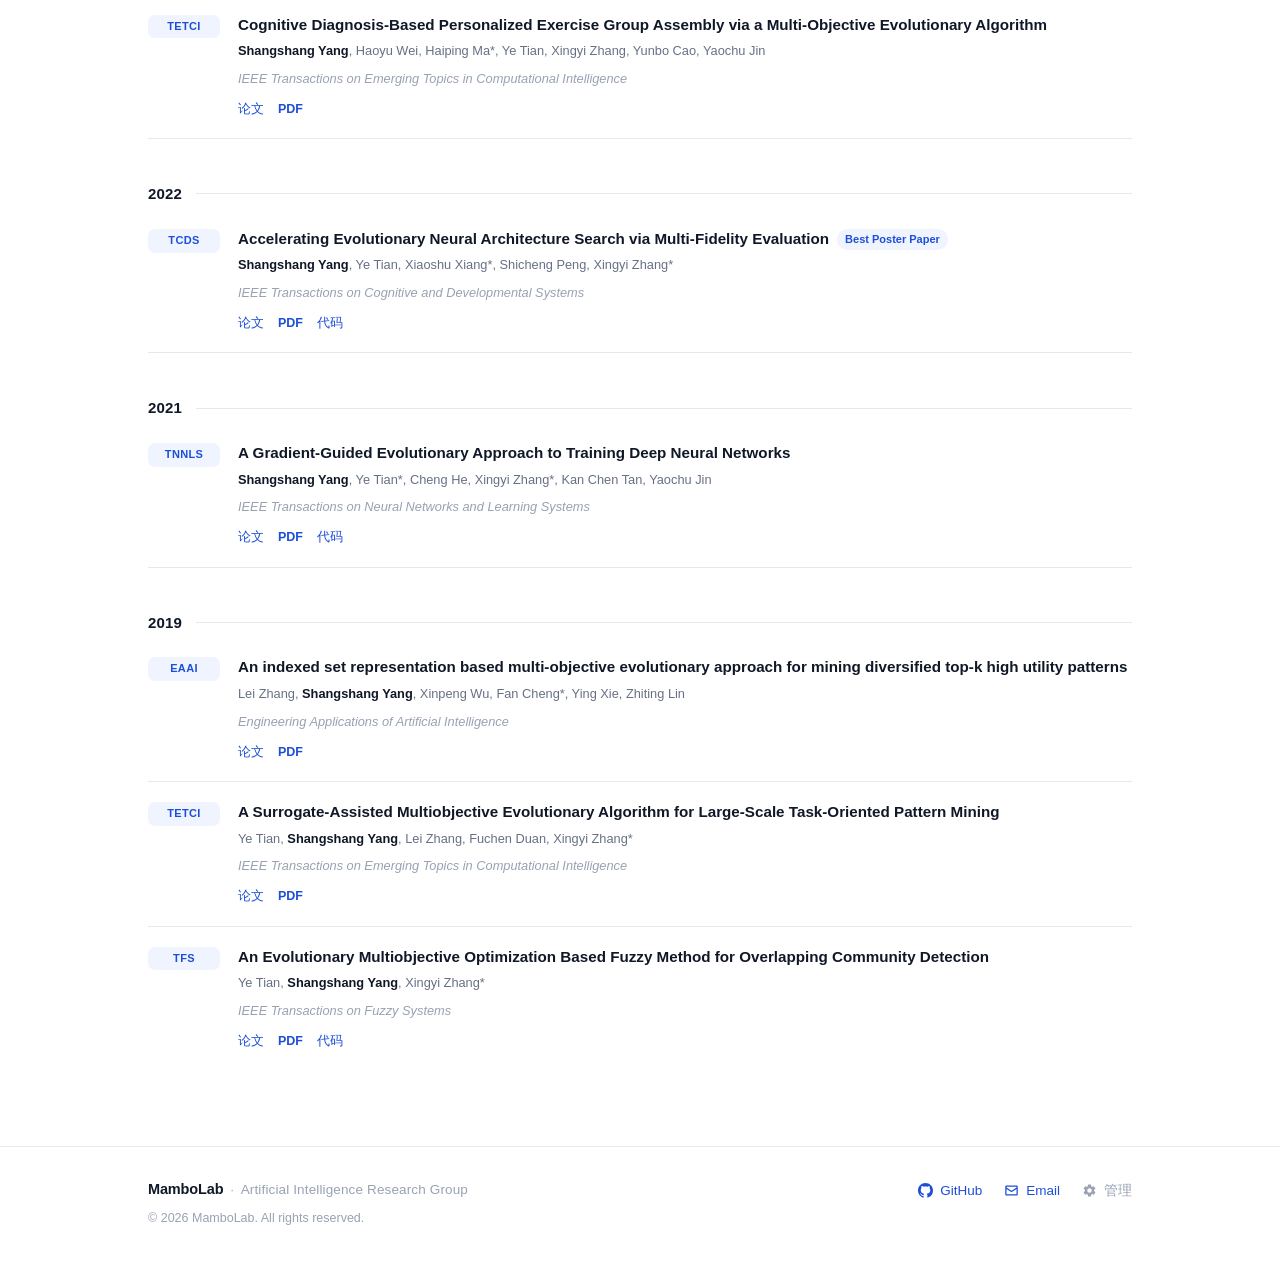
<file: publications.html>
<!DOCTYPE html>
<html lang="zh-CN">
<head>
<meta charset="UTF-8">
<meta name="viewport" content="width=device-width, initial-scale=1">
<title>Publications · MamboLab</title>
<meta name="description" content="MamboLab 发表论文列表">
<link rel="stylesheet" href="assets/style.css?v=20261126c">
<script>try{var t=localStorage.getItem('ml-theme');if(t)document.documentElement.setAttribute('data-theme',t)}catch(e){}</script>
</head>
<body>

<header class="nav">
  <div class="nav-inner">
    <a class="brand" href="index.html"><span class="brand-mark">M</span><span class="brand-text">MamboLab</span></a>
    <nav class="nav-links">
      <a href="about.html">About</a>
      <a href="members.html">Members</a>
      <a href="publications.html">Publications</a>
      <div class="dd dd-conf">
        <a href="conference.html">Conference</a>
        <button class="dd-caret" type="button" aria-label="展开 Conference 活动列表" aria-expanded="false" aria-haspopup="true"></button>
        <div class="dd-menu" role="menu">
          <p class="dd-label">Conference · 系列活动</p>
          <a class="dd-item" href="conference.html" role="menuitem">
            <span class="dd-item-t">ICIG 2026</span>
            <span class="dd-item-d">国际计算智能团队圣诞会议 · 自 2023 年起每年 12.24</span>
          </a>
          <p class="dd-more">更多活动筹备中</p>
        </div>
      </div>
      <a href="special-days.html">Special Days</a>
      <a class="admin-link" href="admin.html">管理</a>
            <button class="icon-btn" id="theme-toggle" aria-label="切换深浅色"></button>
    </nav>
  </div>
</header>

<main class="wrap">
  <div class="page-head">
    <h1>Publications</h1>
    <p>课题组代表性成果 · 标注 <strong>Shangshang Yang</strong> 为组内作者</p>
  </div>

  <div class="filters" id="pub-filters"></div>
  <div id="pubs-root"></div>
</main>

<footer class="footer">
  <div class="wrap-wide footer-inner">
    <div class="foot-id">
      <p class="foot-title"><span class="foot-name">MamboLab</span><span class="foot-sep">·</span><span class="foot-sub">Artificial Intelligence Research Group</span></p>
      <p class="foot-copy">© <span data-year></span> MamboLab. All rights reserved.</p>
    </div>
    <nav class="foot-links">
      <a class="foot-link" href="https://github.com/MamboAILab" target="_blank" rel="noopener">
        <svg class="foot-ico" viewBox="0 0 16 16" aria-hidden="true"><path fill="currentColor" d="M8 0C3.58 0 0 3.58 0 8c0 3.54 2.29 6.53 5.47 7.59.4.07.55-.17.55-.38 0-.19-.01-.82-.01-1.49-2.01.37-2.53-.49-2.69-.94-.09-.23-.48-.94-.82-1.13-.28-.15-.68-.52-.01-.53.63-.01 1.08.58 1.23.82.72 1.21 1.87.87 2.33.66.07-.52.28-.87.51-1.07-1.78-.2-3.64-.89-3.64-3.95 0-.87.31-1.59.82-2.15-.08-.2-.36-1.02.08-2.12 0 0 .67-.21 2.2.82.64-.18 1.32-.27 2-.27.68 0 1.36.09 2 .27 1.53-1.04 2.2-.82 2.2-.82.44 1.1.16 1.92.08 2.12.51.56.82 1.27.82 2.15 0 3.07-1.87 3.75-3.65 3.95.29.25.54.73.54 1.48 0 1.07-.01 1.93-.01 2.2 0 .21.15.46.55.38A8.013 8.013 0 0 0 16 8c0-4.42-3.58-8-8-8z"/></svg><span>GitHub</span>
      </a>
      <a class="foot-link" href="mailto:yangshang0308@gmail.com" data-site-href="email">
        <svg class="foot-ico" viewBox="0 0 24 24" aria-hidden="true"><path fill="currentColor" d="M20 4H4c-1.1 0-2 .9-2 2v12c0 1.1.9 2 2 2h16c1.1 0 2-.9 2-2V6c0-1.1-.9-2-2-2zm0 2v1.2l-8 5-8-5V6h16zM4 18V9.6l7.45 4.66a1 1 0 0 0 1.1 0L20 9.6V18H4z"/></svg><span>Email</span>
      </a>
      <a class="foot-link foot-link-quiet" href="admin.html">
        <svg class="foot-ico" viewBox="0 0 24 24" aria-hidden="true"><path fill="currentColor" d="M19.14 12.94c.04-.3.06-.61.06-.94s-.02-.64-.07-.94l2.03-1.58a.48.48 0 0 0 .12-.61l-1.92-3.32a.48.48 0 0 0-.59-.21l-2.39.96a7.1 7.1 0 0 0-1.63-.94l-.36-2.54a.47.47 0 0 0-.47-.4h-3.84a.47.47 0 0 0-.47.4l-.36 2.54c-.59.24-1.13.56-1.63.94l-2.39-.96a.48.48 0 0 0-.59.21L2.72 8.87a.48.48 0 0 0 .12.61l2.03 1.58c-.05.3-.09.63-.09.94s.02.64.07.94l-2.03 1.58a.48.48 0 0 0-.12.61l1.92 3.32c.12.22.37.29.59.21l2.39-.96c.5.38 1.04.7 1.63.94l.36 2.54c.05.24.24.4.47.4h3.84c.23 0 .42-.16.47-.4l.36-2.54c.59-.24 1.13-.56 1.63-.94l2.39.96c.22.08.47 0 .59-.21l1.92-3.32a.48.48 0 0 0-.12-.61l-2.03-1.58zM12 15.6A3.6 3.6 0 1 1 12 8.4a3.6 3.6 0 0 1 0 7.2z"/></svg><span>管理</span>
      </a>
    </nav>
  </div>
</footer>

<script src="data/site.js"></script>
<script src="data/publications.js"></script>
<script src="data/special-days.js"></script>
<script src="assets/data-loader.js"></script>
<script src="assets/app.js?v=20261126c"></script>
</body>
</html>
</file>
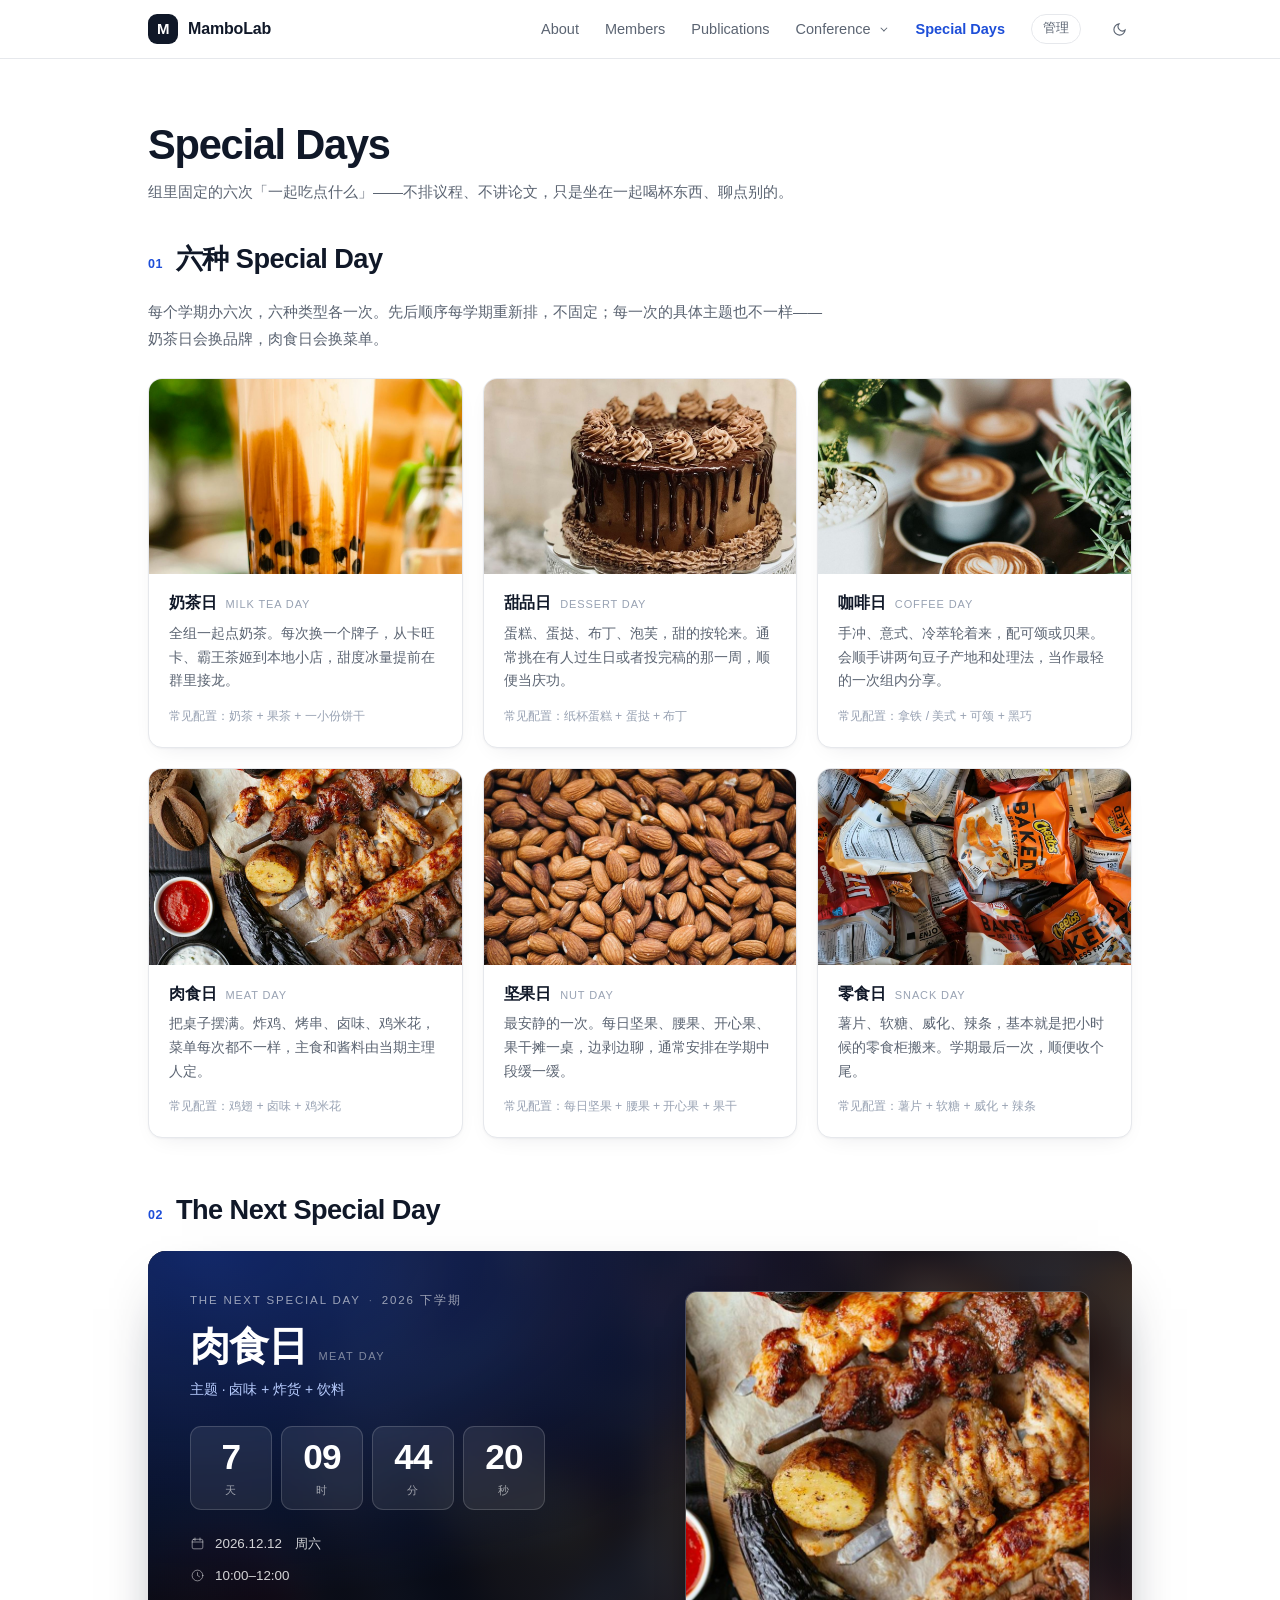
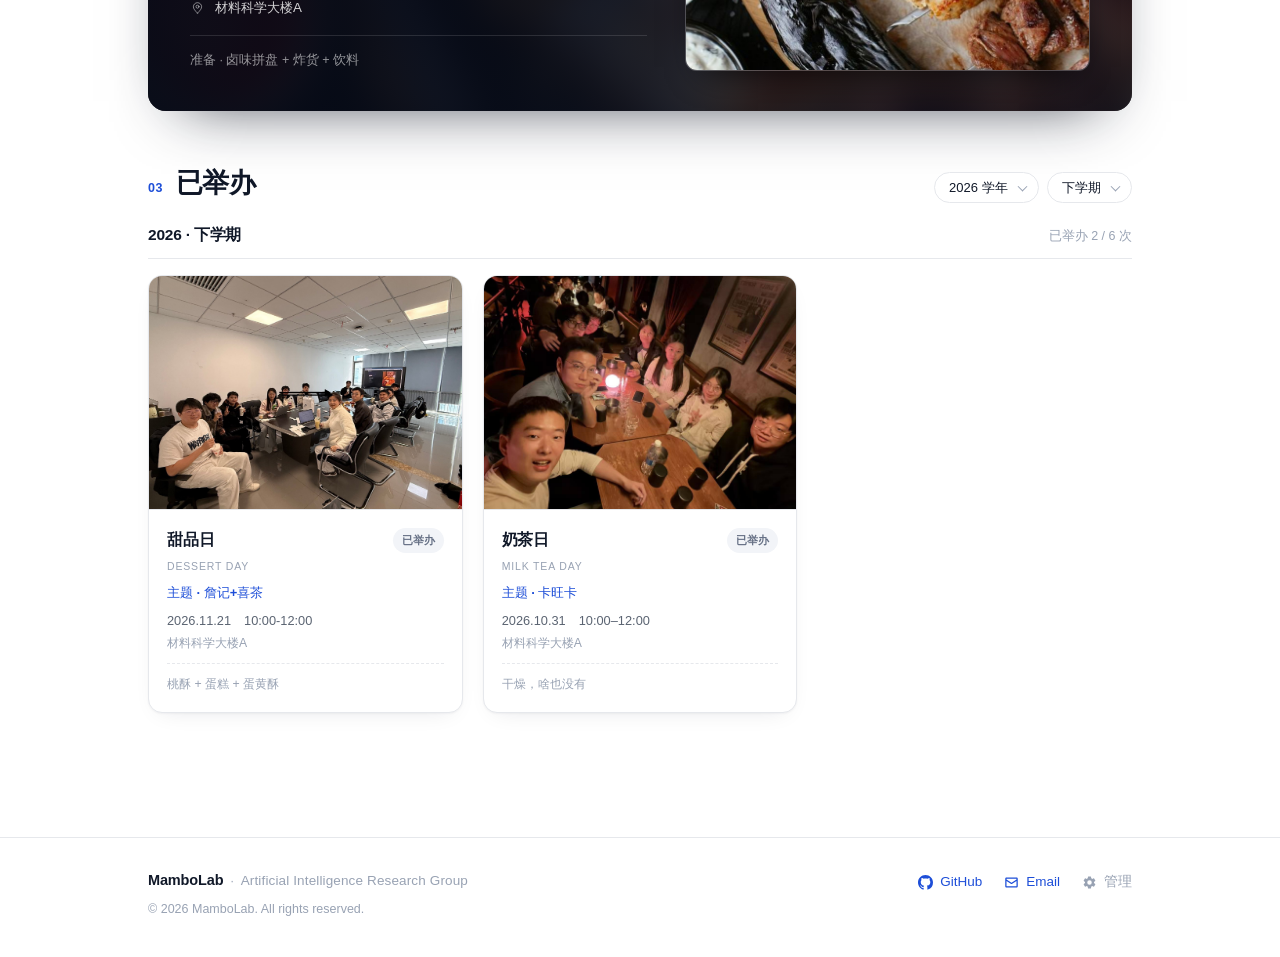
<file: special-days.html>
<!DOCTYPE html>
<html lang="zh-CN">
<head>
<meta charset="UTF-8">
<meta name="viewport" content="width=device-width, initial-scale=1">
<title>Special Days · MamboLab</title>
<meta name="description" content="MamboLab 每学期六次 Special Day：奶茶日、甜品日、咖啡日、肉食日、坚果日、零食日">
<link rel="stylesheet" href="assets/style.css?v=20261126c">
<script>try{var t=localStorage.getItem('ml-theme');if(t)document.documentElement.setAttribute('data-theme',t)}catch(e){}</script>
</head>
<body>

<header class="nav">
  <div class="nav-inner">
    <a class="brand" href="index.html"><span class="brand-mark">M</span><span class="brand-text">MamboLab</span></a>
    <nav class="nav-links">
      <a href="about.html">About</a>
      <a href="members.html">Members</a>
      <a href="publications.html">Publications</a>
      <div class="dd dd-conf">
        <a href="conference.html">Conference</a>
        <button class="dd-caret" type="button" aria-label="展开 Conference 活动列表" aria-expanded="false" aria-haspopup="true"></button>
        <div class="dd-menu" role="menu">
          <p class="dd-label">Conference · 系列活动</p>
          <a class="dd-item" href="conference.html" role="menuitem">
            <span class="dd-item-t">ICIG 2026</span>
            <span class="dd-item-d">国际计算智能团队圣诞会议 · 自 2023 年起每年 12.24</span>
          </a>
          <p class="dd-more">更多活动筹备中</p>
        </div>
      </div>
      <a href="special-days.html">Special Days</a>
      <a class="admin-link" href="admin.html">管理</a>
            <button class="icon-btn" id="theme-toggle" aria-label="切换深浅色"></button>
    </nav>
  </div>
</header>

<main class="wrap" id="spd-root">
  <div class="page-head">
    <h1>Special Days</h1>
    <p id="spd-intro">Special Day 是组里固定的六次「一起吃点什么」。不排议程、不讲论文，就是坐在一起喝杯东西、聊点别的。</p>
  </div>

  <section class="spd-sec">
    <div class="section-head">
      <h2><span class="num">01</span>六种 Special Day</h2>
    </div>
    <p class="spd-lead" id="spd-about"></p>
    <div class="type-grid" id="spd-types"></div>
  </section>

  <section class="spd-sec" id="next-sec">
    <div class="section-head">
      <h2><span class="num">02</span>The Next Special Day</h2>
    </div>
    <div id="spd-next"></div>
  </section>

  <section class="spd-sec" id="past-sec">
    <div class="section-head">
      <h2><span class="num">03</span>已举办</h2>
      <div class="spd-picker" id="spd-picker">
        <label class="pick"><select id="spd-year" aria-label="学年"></select></label>
        <label class="pick"><select id="spd-term" aria-label="学期"></select></label>
      </div>
    </div>
    <div id="spd-past"></div>
  </section>
</main>

<footer class="footer">
  <div class="wrap-wide footer-inner">
    <div class="foot-id">
      <p class="foot-title"><span class="foot-name">MamboLab</span><span class="foot-sep">·</span><span class="foot-sub">Artificial Intelligence Research Group</span></p>
      <p class="foot-copy">© <span data-year></span> MamboLab. All rights reserved.</p>
    </div>
    <nav class="foot-links">
      <a class="foot-link" href="https://github.com/MamboAILab" target="_blank" rel="noopener">
        <svg class="foot-ico" viewBox="0 0 16 16" aria-hidden="true"><path fill="currentColor" d="M8 0C3.58 0 0 3.58 0 8c0 3.54 2.29 6.53 5.47 7.59.4.07.55-.17.55-.38 0-.19-.01-.82-.01-1.49-2.01.37-2.53-.49-2.69-.94-.09-.23-.48-.94-.82-1.13-.28-.15-.68-.52-.01-.53.63-.01 1.08.58 1.23.82.72 1.21 1.87.87 2.33.66.07-.52.28-.87.51-1.07-1.78-.2-3.64-.89-3.64-3.95 0-.87.31-1.59.82-2.15-.08-.2-.36-1.02.08-2.12 0 0 .67-.21 2.2.82.64-.18 1.32-.27 2-.27.68 0 1.36.09 2 .27 1.53-1.04 2.2-.82 2.2-.82.44 1.1.16 1.92.08 2.12.51.56.82 1.27.82 2.15 0 3.07-1.87 3.75-3.65 3.95.29.25.54.73.54 1.48 0 1.07-.01 1.93-.01 2.2 0 .21.15.46.55.38A8.013 8.013 0 0 0 16 8c0-4.42-3.58-8-8-8z"/></svg><span>GitHub</span>
      </a>
      <a class="foot-link" href="mailto:yangshang0308@gmail.com" data-site-href="email">
        <svg class="foot-ico" viewBox="0 0 24 24" aria-hidden="true"><path fill="currentColor" d="M20 4H4c-1.1 0-2 .9-2 2v12c0 1.1.9 2 2 2h16c1.1 0 2-.9 2-2V6c0-1.1-.9-2-2-2zm0 2v1.2l-8 5-8-5V6h16zM4 18V9.6l7.45 4.66a1 1 0 0 0 1.1 0L20 9.6V18H4z"/></svg><span>Email</span>
      </a>
      <a class="foot-link foot-link-quiet" href="admin.html">
        <svg class="foot-ico" viewBox="0 0 24 24" aria-hidden="true"><path fill="currentColor" d="M19.14 12.94c.04-.3.06-.61.06-.94s-.02-.64-.07-.94l2.03-1.58a.48.48 0 0 0 .12-.61l-1.92-3.32a.48.48 0 0 0-.59-.21l-2.39.96a7.1 7.1 0 0 0-1.63-.94l-.36-2.54a.47.47 0 0 0-.47-.4h-3.84a.47.47 0 0 0-.47.4l-.36 2.54c-.59.24-1.13.56-1.63.94l-2.39-.96a.48.48 0 0 0-.59.21L2.72 8.87a.48.48 0 0 0 .12.61l2.03 1.58c-.05.3-.09.63-.09.94s.02.64.07.94l-2.03 1.58a.48.48 0 0 0-.12.61l1.92 3.32c.12.22.37.29.59.21l2.39-.96c.5.38 1.04.7 1.63.94l.36 2.54c.05.24.24.4.47.4h3.84c.23 0 .42-.16.47-.4l.36-2.54c.59-.24 1.13-.56 1.63-.94l2.39.96c.22.08.47 0 .59-.21l1.92-3.32a.48.48 0 0 0-.12-.61l-2.03-1.58zM12 15.6A3.6 3.6 0 1 1 12 8.4a3.6 3.6 0 0 1 0 7.2z"/></svg><span>管理</span>
      </a>
    </nav>
  </div>
</footer>

<script src="data/site.js"></script>
<script src="data/special-days.js"></script>
<script src="assets/data-loader.js"></script>
<script src="assets/app.js?v=20261126c"></script>
</body>
</html>
</file>
<file: assets/style.css>
/* MamboLab · 视觉语言沿用第一版（蓝强调色 + 卡片 + 大留白），内容结构沿用分页学术站 */

:root {
  --bg: #ffffff;
  --bg-soft: #f7f8fa;
  --bg-alt: #f7f8fa;
  --fg: #101828;
  --fg-soft: #5b6472;
  --muted: #667085;
  --faint: #98a2b3;
  --border: #e6e8ec;
  --line: #e6e8ec;
  --accent: #1d4ed8;
  --accent-soft: #eff4ff;
  --pill: #f2f4f8;
  --radius: 14px;
  --radius-sm: 10px;
  --shadow: 0 1px 2px rgba(16, 24, 40, .04), 0 8px 24px -12px rgba(16, 24, 40, .12);
  --shadow-lift: 0 2px 6px rgba(16, 24, 40, .06), 0 18px 36px -18px rgba(16, 24, 40, .2);
  --maxw: 1040px;
  --maxw-wide: 1040px;
  --maxw-narrow: 800px;
  --ease: cubic-bezier(.2, .7, .3, 1);
}

html[data-theme="dark"] {
  --bg: #0b0d10;
  --bg-soft: #111418;
  --bg-alt: #111418;
  --fg: #eceef1;
  --fg-soft: #a2aab6;
  --muted: #9aa3b0;
  --faint: #6b7480;
  --border: #232830;
  --line: #232830;
  --accent: #7aa2ff;
  --accent-soft: #16213a;
  --pill: #1a1f26;
  --shadow: 0 1px 2px rgba(0, 0, 0, .3), 0 8px 24px -12px rgba(0, 0, 0, .6);
  --shadow-lift: 0 2px 6px rgba(0, 0, 0, .4), 0 18px 36px -18px rgba(0, 0, 0, .7);
}

@media (prefers-color-scheme: dark) {
  html:not([data-theme="light"]) {
    --bg: #0b0d10;
    --bg-soft: #111418;
    --bg-alt: #111418;
    --fg: #eceef1;
    --fg-soft: #a2aab6;
    --muted: #9aa3b0;
    --faint: #6b7480;
    --border: #232830;
    --line: #232830;
    --accent: #7aa2ff;
    --accent-soft: #16213a;
    --pill: #1a1f26;
    --shadow: 0 1px 2px rgba(0, 0, 0, .3), 0 8px 24px -12px rgba(0, 0, 0, .6);
    --shadow-lift: 0 2px 6px rgba(0, 0, 0, .4), 0 18px 36px -18px rgba(0, 0, 0, .7);
  }
}

* { box-sizing: border-box; }

html { scroll-behavior: smooth; overflow-x: clip; }

body {
  margin: 0;
  background: var(--bg);
  color: var(--fg);
  font-family: -apple-system, BlinkMacSystemFont, "Segoe UI", "PingFang SC",
    "Hiragino Sans GB", "Microsoft YaHei", "Helvetica Neue", Arial, sans-serif;
  font-size: 16px;
  line-height: 1.72;
  -webkit-font-smoothing: antialiased;
}

a { color: var(--accent); text-decoration: none; }
a:hover { text-decoration: underline; text-underline-offset: 2px; }

h1, h2, h3, h4 { font-weight: 650; line-height: 1.35; letter-spacing: -.015em; }
p { margin: 0 0 1rem; }
img { max-width: 100%; display: block; }

.wrap { max-width: var(--maxw); margin: 0 auto; padding: 0 28px; }
.wrap-wide { max-width: var(--maxw-wide); margin: 0 auto; padding: 0 28px; }
.wrap-narrow { max-width: var(--maxw-narrow); }

/* ---------- 导航 ---------- */
.nav {
  --nav-fg: var(--fg-soft);
  --nav-fg-strong: var(--fg);
  --nav-active: var(--accent);
  --nav-line: var(--line);
  --nav-mark-bg: var(--fg);
  --nav-mark-fg: var(--bg);
  --nav-bg: color-mix(in srgb, var(--bg) 84%, transparent);
  position: sticky; top: 0; z-index: 50;
  background: var(--nav-bg);
  backdrop-filter: saturate(180%) blur(14px);
  -webkit-backdrop-filter: saturate(180%) blur(14px);
  border-bottom: 1px solid var(--nav-line);
  transition: background .2s var(--ease), border-color .2s var(--ease);
}
.nav-inner {
  max-width: var(--maxw-wide); margin: 0 auto; padding: 14px 28px;
  display: flex; align-items: center; justify-content: space-between; gap: 20px;
}
.brand { display: flex; align-items: center; gap: 10px; color: var(--nav-fg-strong); }
.brand:hover { text-decoration: none; }
.brand-mark {
  width: 30px; height: 30px; border-radius: 9px; background: var(--nav-mark-bg); color: var(--nav-mark-fg);
  display: grid; place-items: center; font-size: 15px; font-weight: 700; letter-spacing: -.02em;
  transition: background .2s var(--ease), color .2s var(--ease);
}
.brand-text { font-weight: 650; font-size: 16px; letter-spacing: -.01em; }
.nav-links { display: flex; align-items: center; gap: 26px; }
.nav-links > a, .nav-links > .dd > button {
  color: var(--nav-fg); font-size: 14.5px; font-weight: 500; background: none; border: 0; padding: 0;
  font-family: inherit; cursor: pointer; transition: color .15s;
}
.nav-links > a:hover, .nav-links > .dd > button:hover { color: var(--nav-fg-strong); text-decoration: none; }
.nav-links > a.active { color: var(--nav-active); font-weight: 600; }
.nav-links > a.admin-link {
  font-size: 12.5px; font-weight: 500; color: var(--nav-fg);
  border: 1px solid var(--nav-line); padding: 3px 11px; border-radius: 999px;
  transition: .15s;
}
.nav-links > a.admin-link:hover {
  color: var(--accent); border-color: var(--accent); background: var(--accent-soft);
  text-decoration: none;
}

.icon-btn {
  background: none; border: 0; cursor: pointer; color: var(--nav-fg);
  padding: 5px; display: grid; place-items: center; border-radius: 8px; transition: .15s;
}
.icon-btn:hover { color: var(--nav-fg-strong); background: var(--bg-soft); }
.nav-links > a.icon-btn { padding: 5px; display: grid; place-items: center; font-size: 0; }
.nav-links > a.icon-btn:hover { color: var(--accent); background: var(--accent-soft); text-decoration: none; }

.dd { position: relative; }
.dd > button { display: flex; align-items: center; gap: 5px; }
.dd > button::after {
  content: ""; width: 4px; height: 4px; border-right: 1.2px solid currentColor;
  border-bottom: 1.2px solid currentColor; transform: rotate(45deg) translateY(-2px);
}
.dd-menu {
  position: absolute; top: calc(100% + 14px); left: 50%; transform: translateX(-50%) translateY(-4px);
  background: var(--bg); border: 1px solid var(--line); border-radius: 12px;
  padding: 6px; min-width: 186px; box-shadow: 0 4px 8px rgba(16, 24, 40, .06), 0 20px 40px -16px rgba(16, 24, 40, .28);
  opacity: 0; visibility: hidden; transition: .16s var(--ease);
}
html[data-theme="dark"] .dd-menu { box-shadow: 0 4px 8px rgba(0, 0, 0, .4), 0 20px 40px -16px rgba(0, 0, 0, .7); }
.dd:hover .dd-menu, .dd:focus-within .dd-menu, .dd.open .dd-menu {
  opacity: 1; visibility: visible; transform: translateX(-50%) translateY(0);
}
.dd-menu a { display: block; padding: 8px 11px; border-radius: 8px; font-size: 13.5px; color: var(--fg-soft); }
.dd-menu a:hover { background: var(--bg-soft); text-decoration: none; color: var(--fg); }
.dd-menu .dd-label {
  font-size: 11.5px; color: var(--faint); padding: 7px 11px 4px; letter-spacing: .04em;
}
.dd-menu .dd-sub { padding-left: 11px; }

/* Conference 下拉：正文是链接，旁边一个小箭头开合系列活动列表 */
.dd-conf { display: flex; align-items: center; gap: 4px; }
.dd-conf > a {
  color: var(--nav-fg); font-size: 14.5px; font-weight: 500; transition: color .15s;
}
.dd-conf > a:hover { color: var(--nav-fg-strong); text-decoration: none; }
.dd-conf > a.active { color: var(--nav-active); font-weight: 600; }
.dd-conf > .dd-caret {
  width: 15px; height: 22px; padding: 0; border: 0; background: none; cursor: pointer;
  color: var(--nav-fg); display: grid; place-items: center; border-radius: 5px;
}
.dd-conf > .dd-caret::after {
  width: 4px; height: 4px; transition: transform .18s var(--ease);
}
.dd-conf > .dd-caret:hover { color: var(--nav-fg-strong); }
.dd-conf.open > .dd-caret::after { transform: rotate(225deg) translate(-1px, -1px); }
/* 让指针从链接移到菜单的 14px 空隙也不会断开悬停 */
.dd-conf::before { content: ""; position: absolute; left: 0; right: 0; top: 100%; height: 16px; }
.dd-conf .dd-menu { min-width: 286px; padding: 7px; }
.dd-conf .dd-menu .dd-label { margin: 0; font-size: 10.5px; letter-spacing: .1em; text-transform: uppercase; }
.dd-conf .dd-item { padding: 10px 12px; }
.dd-conf .dd-item-t { display: block; font-size: 14px; font-weight: 600; color: var(--fg); letter-spacing: -.01em; }
.dd-conf .dd-item-d { display: block; margin-top: 3px; font-size: 12px; line-height: 1.6; color: var(--muted); }
.dd-conf .dd-more {
  margin: 4px 0 0; padding: 7px 12px 5px; border-top: 1px dashed var(--line);
  font-size: 11.5px; color: var(--faint);
}

@media (max-width: 760px) {
  .nav-inner { padding: 12px 20px; }
  .nav-links { gap: 14px; }
  .nav-links > a, .nav-links > .dd > button, .dd-conf > a { font-size: 13px; }
  .brand-text { display: none; }
  /* 下拉菜单在窄屏改为右对齐，否则绝对定位会撑破视口 */
  .dd-menu { left: auto; right: -12px; transform: translateY(-4px); min-width: 200px; }
  .dd:hover .dd-menu, .dd:focus-within .dd-menu, .dd.open .dd-menu { transform: translateY(0); }
  .dd-conf .dd-menu { min-width: min(300px, calc(100vw - 32px)); right: -8px; }
}

/* 小屏：导航只留四个主入口，「管理」移到页脚，避免撑破视口 */
@media (max-width: 620px) {
  .nav-inner { padding: 10px 16px; gap: 10px; }
  .nav-links { gap: 11px; }
  .nav-links > a, .nav-links > .dd > button, .dd-conf > a { font-size: 12.5px; }
  .nav-links > a.admin-link { display: none; }
  .brand-mark { width: 27px; height: 27px; font-size: 13px; border-radius: 8px; }
}

/* ---------- 首页首屏 ---------- */
.hero { padding: 96px 0 74px; position: relative; overflow: clip; }
.hero > .wrap { position: relative; z-index: 2; }

/* 背景图层（可选，由 site.js 的 hero 配置注入） */
.hero-bg { position: absolute; inset: 0; z-index: 0; }
.hero-bg img {
  width: 100%; height: 100%; object-fit: cover; object-position: center;
  display: block; transform: scale(1.02);
}
.hero-bg::after { content: ""; position: absolute; inset: 0; }
.hero-bg.scrim-dark::after {
  background:
    linear-gradient(90deg, rgba(7, 11, 20, .93) 0%, rgba(7, 11, 20, .74) 42%, rgba(7, 11, 20, .34) 100%),
    linear-gradient(180deg, rgba(7, 11, 20, .35) 0%, rgba(7, 11, 20, .12) 45%, rgba(7, 11, 20, .5) 100%);
}
.hero-bg.scrim-full::after {
  background: linear-gradient(180deg, rgba(7, 11, 20, .9) 0%, rgba(7, 11, 20, .68) 52%, rgba(7, 11, 20, .55) 100%);
}
.hero-bg.scrim-light::after {
  background:
    linear-gradient(90deg, rgba(255, 255, 255, .97) 0%, rgba(255, 255, 255, .88) 44%, rgba(255, 255, 255, .58) 100%);
}
.hero-bg.scrim-gradient::after {
  background:
    radial-gradient(120% 120% at 8% 12%, rgba(29, 78, 216, .55) 0%, rgba(9, 14, 32, 0) 55%),
    radial-gradient(90% 90% at 88% 90%, rgba(12, 74, 110, .55) 0%, rgba(9, 14, 32, 0) 58%),
    linear-gradient(120deg, #0a1020 0%, #101a34 46%, #0b1226 100%);
}

/* 深色背景上的文字配色 */
.hero.on-dark { color: #fff; }
.hero.on-dark h1 { color: #fff; }
.hero.on-dark .hero-kind { color: rgba(255, 255, 255, .74); }
.hero.on-dark .zh, .hero.on-dark .lede { color: rgba(255, 255, 255, .82); }
.hero.on-dark .btn {
  color: #fff; border-color: rgba(255, 255, 255, .42); background: rgba(255, 255, 255, .07);
}
.hero.on-dark .btn:hover { border-color: rgba(255, 255, 255, .8); background: rgba(255, 255, 255, .14); color: #fff; }
.hero.on-dark .btn-primary { background: #fff; border-color: #fff; color: #0b1020; }
.hero.on-dark .btn-primary:hover { background: rgba(255, 255, 255, .9); color: #0b1020; }

/* 首页：首屏是深色大图时，导航在顶部透明融入首屏 */
body.has-hero .hero {
  margin-top: calc(-1 * var(--nav-h, 60px));
  padding-top: calc(88px + var(--nav-h, 60px));
}
body.has-hero .nav.is-top {
  --nav-fg: rgba(255, 255, 255, .78);
  --nav-fg-strong: #fff;
  --nav-active: #d7e4ff;
  --nav-line: transparent;
  --nav-mark-bg: #fff;
  --nav-mark-fg: #0b1020;
  --nav-bg: transparent;
  backdrop-filter: none;
  -webkit-backdrop-filter: none;
}
body.has-hero .nav.is-top .admin-link { border-color: rgba(255, 255, 255, .34); }
body.has-hero .nav.is-top .admin-link:hover { color: #0b1020; background: #fff; border-color: #fff; }
body.has-hero .nav.is-top .icon-btn:hover,
body.has-hero .nav.is-top .nav-links > a.icon-btn:hover { color: #fff; background: rgba(255, 255, 255, .16); }
.hero-kind {
  margin: 0 0 18px; font-size: 13px; font-weight: 600;
  letter-spacing: .12em; text-transform: uppercase; color: var(--accent);
}
.hero h1 {
  margin: 0; font-size: clamp(2.6rem, 6.6vw, 4.2rem);
  line-height: 1.05; letter-spacing: -.035em; font-weight: 700;
}
.hero .zh { margin: 16px 0 0; font-size: 16px; color: var(--fg-soft); letter-spacing: .02em; }
.hero .lede {
  margin: 22px 0 0; max-width: 42em;
  font-size: clamp(1.02rem, 1.8vw, 1.14rem); color: var(--fg-soft); line-height: 1.78;
}
.hero-actions { margin-top: 34px; display: flex; gap: 12px; flex-wrap: wrap; }

.btn {
  display: inline-flex; align-items: center; gap: 6px; padding: 11px 22px; border-radius: 10px;
  font-size: 15px; font-weight: 550; border: 1px solid var(--line); color: var(--fg); background: transparent;
  transition: transform .15s var(--ease), background .15s, border-color .15s, color .15s;
}
.btn:hover { text-decoration: none; border-color: var(--faint); transform: translateY(-1px); color: var(--fg); }
.btn-primary { background: var(--fg); border-color: var(--fg); color: var(--bg); }
.btn-primary:hover { opacity: .9; color: var(--bg); }
@media (max-width: 560px) {
  .btn { padding: 9px 16px; font-size: 14px; }
  .hero-actions { gap: 10px; }
}

/* ---------- 区块 ---------- */
.section { padding: 64px 0; }
.section-flush { padding-top: 0; }
.section-alt { background: var(--bg-soft); border-block: 1px solid var(--line); }
.section-head {
  display: flex; align-items: baseline; justify-content: space-between; gap: 16px;
  margin-bottom: 30px; padding: 0; border: 0;
}
.section-head h2 {
  font-size: clamp(1.35rem, 2.4vw, 1.7rem); margin: 0; letter-spacing: -.02em;
  display: flex; align-items: baseline; gap: 13px;
}
.section-head .num {
  font-size: 12.5px; font-weight: 700; color: var(--accent);
  letter-spacing: .04em; font-variant-numeric: tabular-nums;
}
.section-head .more { font-size: 13.5px; font-weight: 500; color: var(--fg-soft); white-space: nowrap; }
.section-head .more:hover { color: var(--accent); text-decoration: none; }

.page-head { padding: 62px 0 30px; }
.page-head h1 {
  font-size: clamp(2rem, 4.4vw, 2.6rem); margin: 0 0 10px;
  letter-spacing: -.03em; font-weight: 700; line-height: 1.15;
}
.page-head p { color: var(--fg-soft); margin: 0; font-size: 15px; max-width: 48em; }

/* ---------- 新闻列表 ---------- */
.news { list-style: none; margin: 0; padding: 0; border-top: 1px solid var(--line); }
.news li {
  display: flex; gap: 22px; padding: 15px 0; border-bottom: 1px solid var(--line);
  align-items: baseline;
}
.news .date {
  font-size: 13px; color: var(--faint); font-variant-numeric: tabular-nums; flex: 0 0 86px;
}
.news .text { font-size: 15px; color: var(--fg-soft); }
@media (max-width: 560px) {
  .news li { flex-direction: column; gap: 3px; }
  .news .date { flex: none; }
}

/* ---------- 研究方向 ---------- */
.research-lead {
  font-size: 15.5px; line-height: 1.8; color: var(--fg-soft);
  max-width: 46em; margin: 0 0 26px;
}
.research-grid {
  display: grid; grid-template-columns: repeat(3, 1fr); gap: 20px;
  background: none; border: 0; border-radius: 0; overflow: visible;
}
.rc {
  display: flex; flex-direction: column;
  background: var(--bg); border: 1px solid var(--line); border-radius: var(--radius);
  overflow: hidden; box-shadow: var(--shadow);
  transition: transform .2s var(--ease), box-shadow .2s var(--ease), border-color .2s var(--ease);
}
.rc:hover { transform: translateY(-3px); box-shadow: var(--shadow-lift); border-color: var(--faint); }

.rc-fig {
  position: relative; background: var(--bg-soft);
  border-bottom: 1px solid var(--line); padding: 4px 2px 0;
}
.rc-fig img { width: 100%; height: auto; display: block; }
.rc-num {
  position: absolute; top: 11px; left: 13px;
  font-size: 11px; font-weight: 600; letter-spacing: .1em;
  color: var(--faint); font-variant-numeric: tabular-nums;
}

.rc-body { padding: 17px 19px 19px; display: flex; flex-direction: column; flex: 1; }
.rc-body h3 { font-size: 1.03rem; margin: 0 0 4px; letter-spacing: -.01em; }
.rc-en {
  font-size: 11.5px; color: var(--faint); letter-spacing: .01em;
  text-transform: none; margin: 0 0 11px; line-height: 1.5;
}
.rc-desc { font-size: 13.8px; color: var(--fg-soft); margin: 0; line-height: 1.74; }
.rc-tags {
  list-style: none; display: flex; flex-wrap: wrap; gap: 6px;
  margin: 14px 0 0; padding: 0;
}
.rc-tags li {
  font-size: 11px; color: var(--muted); background: var(--pill);
  border-radius: 999px; padding: 2.5px 9px; line-height: 1.5;
}

/* 首页：只留标题 + 一句话，紧凑一些 */
.research-grid.compact .rc-body { padding: 15px 17px 17px; }
.research-grid.compact .rc-desc {
  display: -webkit-box; -webkit-line-clamp: 3; -webkit-box-orient: vertical;
  overflow: hidden; padding-bottom: 1px;
}

.research-note {
  margin: 22px 0 0; padding: 15px 18px;
  border-left: 2px solid var(--accent); border-radius: 0 10px 10px 0;
  background: var(--accent-soft); font-size: 13.6px; line-height: 1.75; color: var(--fg-soft);
}

@media (max-width: 900px) {
  .research-grid { grid-template-columns: repeat(2, 1fr); gap: 16px; }
}
@media (max-width: 640px) {
  .research-grid { grid-template-columns: 1fr; }
}

/* ---------- 成员 ---------- */
.group-title {
  font-size: 13px; font-weight: 600; letter-spacing: .06em; color: var(--faint);
  margin: 38px 0 16px; text-transform: none; display: flex; align-items: center; gap: 12px;
}
.group-title:first-child { margin-top: 0; }
.group-title::after { content: ""; flex: 1; height: 1px; background: var(--line); }

.people { display: grid; grid-template-columns: repeat(auto-fill, minmax(212px, 1fr)); gap: 20px; }
.person {
  display: flex; flex-direction: column; align-items: center; text-align: center;
  background: var(--bg); border: 1px solid var(--line); border-radius: var(--radius);
  padding: 26px 20px 24px; box-shadow: var(--shadow);
  transition: transform .18s var(--ease), box-shadow .18s var(--ease);
}
.person:hover { transform: translateY(-3px); box-shadow: var(--shadow-lift); }
.avatar {
  width: 88px; height: 88px; margin: 0 0 16px; border-radius: 50%; flex: none; overflow: hidden;
  background: var(--accent-soft); color: var(--accent); display: grid; place-items: center;
  font-size: 24px; font-weight: 650; letter-spacing: -.02em;
  box-shadow: 0 0 0 1px var(--line), 0 8px 20px -14px rgba(16, 24, 40, .45);
}
.avatar img { width: 100%; height: 100%; object-fit: cover; display: block; transition: transform .4s var(--ease); }
.person:hover .avatar img { transform: scale(1.04); }
.person h3 { font-size: 15.5px; margin: 0 0 4px; font-weight: 600; }
.person .role { font-size: 12.5px; color: var(--accent); font-weight: 550; margin: 0 0 6px; }
.person .meta { font-size: 12.5px; color: var(--faint); margin: 0; line-height: 1.6; }
.person .links { font-size: 12.5px; margin-top: 11px; display: flex; gap: 14px; justify-content: center; }
.person .links a { font-weight: 550; }

/* ---------- 论文 ---------- */
.filters { display: flex; gap: 8px; flex-wrap: wrap; margin-bottom: 8px; }
.chip {
  font-size: 13px; padding: 6px 15px; border-radius: 999px; border: 1px solid var(--line);
  background: var(--bg); color: var(--fg-soft); cursor: pointer; font-family: inherit;
  transition: .15s;
}
.chip:hover { border-color: var(--faint); color: var(--fg); }
.chip.on { background: var(--fg); border-color: var(--fg); color: var(--bg); }

.year-label {
  display: flex; align-items: center; gap: 14px;
  font-size: 15px; font-weight: 650; color: var(--fg); margin: 42px 0 2px;
  letter-spacing: .01em; font-variant-numeric: tabular-nums;
}
.year-label::after { content: ""; flex: 1; height: 1px; background: var(--line); }

.pub { display: flex; gap: 18px; padding: 18px 0; border-bottom: 1px solid var(--line); }
.pub:last-child { border-bottom: 0; }
.pub-abbr {
  flex: 0 0 72px; align-self: flex-start; text-align: center;
  font-size: 11px; font-weight: 700; letter-spacing: .03em; color: var(--accent);
  background: var(--accent-soft); border-radius: 7px; padding: 4px 6px; margin-top: 2px;
  line-height: 1.45; font-variant-numeric: tabular-nums;
}
.pub-title { font-size: 15.2px; color: var(--fg); margin: 0 0 5px; font-weight: 550; line-height: 1.55; }
.pub-authors { font-size: 12.8px; color: var(--muted); margin: 0 0 6px; line-height: 1.6; }
.pub-authors b { color: var(--fg); font-weight: 650; }
.pub-venue { font-size: 12.8px; color: var(--faint); font-style: italic; margin: 0; }
.pub-links { display: flex; gap: 14px; margin-top: 9px; flex-wrap: wrap; }
.pub-links a { font-size: 12.5px; font-weight: 550; }
.award {
  display: inline-block; font-size: 11px; font-weight: 600; padding: 2px 8px; border-radius: 999px;
  background: var(--accent-soft); color: var(--accent); margin-left: 8px; vertical-align: 1px;
}
@media (max-width: 620px) {
  .pub { flex-direction: column; gap: 8px; padding: 16px 0; }
  .pub-abbr { align-self: flex-start; flex: 0 0 auto; }
}

/* ---------- Special Day ---------- */
.spd-sec { padding: 6px 0 48px; }
.spd-sec .section-head { margin-bottom: 22px; }
.spd-lead {
  margin: 22px 0 0; max-width: 47em;
  font-size: 14.6px; color: var(--fg-soft); line-height: 1.8;
}
.spd-note { margin: 16px 0 0; max-width: 47em; font-size: 13px; color: var(--faint); line-height: 1.85; }
.spd-lead + .type-grid { margin-top: 26px; }

/* 六种类型 */
.type-grid { display: grid; grid-template-columns: repeat(3, 1fr); gap: 20px; }
.type-card {
  display: flex; flex-direction: column; overflow: hidden;
  border: 1px solid var(--line); border-radius: var(--radius); background: var(--bg);
  box-shadow: var(--shadow);
  transition: transform .18s var(--ease), box-shadow .18s var(--ease);
}
.type-card:hover { transform: translateY(-3px); box-shadow: var(--shadow-lift); }
.type-media { aspect-ratio: 16 / 10; overflow: hidden; background: var(--bg-soft); }
.type-media img { width: 100%; height: 100%; object-fit: cover; transition: transform .5s var(--ease); }
.type-card:hover .type-media img { transform: scale(1.04); }
.type-body { display: flex; flex-direction: column; flex: 1; padding: 18px 20px 20px; }
.type-head { display: flex; align-items: baseline; gap: 9px; flex-wrap: wrap; margin-bottom: 8px; }
.type-head h3 { margin: 0; font-size: 16px; font-weight: 650; letter-spacing: -.01em; }
.type-en { font-size: 11px; color: var(--faint); letter-spacing: .08em; text-transform: uppercase; }
.type-desc { margin: 0; font-size: 13.6px; color: var(--fg-soft); line-height: 1.74; }
.type-note { margin: auto 0 0; padding-top: 13px; font-size: 12.2px; color: var(--faint); }

/* 02 下一次：整块大图卡片 */
.next-hero {
  position: relative; overflow: hidden; border-radius: 18px; color: #fff;
  background: linear-gradient(120deg, #0a1020 0%, #101a34 55%, #0b1226 100%);
  box-shadow: 0 24px 60px -34px rgba(10, 16, 32, .85), inset 0 0 0 1px rgba(255, 255, 255, .07);
}
.nh-bg { position: absolute; inset: 0; pointer-events: none; }
.nh-bg img {
  width: 100%; height: 100%; object-fit: cover;
  transform: scale(1.1); filter: blur(18px) saturate(118%); opacity: .6;
}
.nh-bg::after {
  content: ""; position: absolute; inset: 0;
  background:
    radial-gradient(120% 130% at 6% 0%, rgba(29, 78, 216, .42) 0%, rgba(9, 14, 32, 0) 58%),
    linear-gradient(100deg, rgba(6, 10, 22, .95) 0%, rgba(6, 10, 22, .88) 40%, rgba(6, 10, 22, .62) 72%, rgba(6, 10, 22, .5) 100%);
}
.nh-inner {
  position: relative; z-index: 1;
  display: grid; grid-template-columns: minmax(0, 1.06fr) minmax(0, .94fr);
  gap: 38px; align-items: stretch; padding: 40px 42px;
}
.nh-main { min-width: 0; display: flex; flex-direction: column; justify-content: center; }
.nh-kicker {
  margin: 0; font-size: 11.5px; letter-spacing: .16em; text-transform: uppercase;
  color: rgba(255, 255, 255, .58);
}
.nh-dot { margin: 0 8px; opacity: .6; }
.nh-title { display: flex; align-items: baseline; gap: 12px; flex-wrap: wrap; margin: 13px 0 0; }
.nh-title h3 {
  margin: 0; color: #fff; font-size: clamp(1.85rem, 4vw, 2.5rem);
  font-weight: 700; letter-spacing: -.03em; line-height: 1.1;
}
.nh-en { font-size: 11px; letter-spacing: .14em; text-transform: uppercase; color: rgba(255, 255, 255, .46); }
.nh-theme { margin: 10px 0 0; font-size: 13.8px; color: #b8cdff; }
.cd { display: flex; gap: 9px; margin: 24px 0 0; }
.cd-u {
  display: flex; flex-direction: column; align-items: center; justify-content: center;
  min-width: 82px; padding: 12px 8px 9px; border-radius: 11px;
  background: rgba(255, 255, 255, .08); border: 1px solid rgba(255, 255, 255, .16);
  backdrop-filter: blur(2px);
}
.cd-u b {
  font-size: clamp(1.65rem, 3.4vw, 2.2rem); font-weight: 600; line-height: 1; color: #fff;
  font-variant-numeric: tabular-nums; letter-spacing: -.02em;
}
.cd-u span { margin-top: 7px; font-size: 11px; letter-spacing: .08em; color: rgba(255, 255, 255, .58); }
.cd.is-over .cd-u b { color: rgba(255, 255, 255, .45); }
.cd[hidden], .nh-live[hidden] { display: none; }
.nh-live {
  display: flex; align-items: center; gap: 10px; margin: 24px 0 0;
  font-size: 14.2px; font-weight: 600; color: #fff; letter-spacing: .01em;
}
.nh-live i {
  width: 8px; height: 8px; border-radius: 50%; background: #4ade80; flex: none;
  animation: nhLive 1.9s ease-out infinite;
}
@keyframes nhLive {
  0%   { box-shadow: 0 0 0 0 rgba(74, 222, 128, .55); }
  70%  { box-shadow: 0 0 0 10px rgba(74, 222, 128, 0); }
  100% { box-shadow: 0 0 0 0 rgba(74, 222, 128, 0); }
}
@media (prefers-reduced-motion: reduce) { .nh-live i { animation: none; } }
.nh-meta {
  list-style: none; margin: 22px 0 0; padding: 0;
  display: flex; flex-direction: column; gap: 9px;
  font-size: 13.4px; color: rgba(255, 255, 255, .82); font-variant-numeric: tabular-nums;
}
.nh-meta li { display: flex; align-items: center; gap: 10px; }
.nh-i { width: 15px; height: 15px; flex: none; color: rgba(255, 255, 255, .48); }
.nh-note {
  margin: 16px 0 0; padding-top: 14px; border-top: 1px solid rgba(255, 255, 255, .12);
  font-size: 12.6px; color: rgba(255, 255, 255, .56); line-height: 1.7;
}
.nh-shots { display: grid; gap: 8px; align-self: stretch; min-height: 280px; grid-template-columns: 1fr; grid-template-rows: 1fr; }
.nh-shots[data-c="2"] { grid-template-columns: 1fr 1fr; }
.nh-shots[data-c="3"] { grid-template-columns: 1.35fr 1fr; grid-template-rows: 1fr 1fr; }
.nh-shots[data-c="3"] .nh-shot:first-child { grid-row: span 2; }
.nh-shot {
  position: relative; display: block; overflow: hidden; border-radius: 12px;
  border: 1px solid rgba(255, 255, 255, .18);
  box-shadow: 0 16px 34px -20px rgba(0, 0, 0, .9);
  background: rgba(255, 255, 255, .05);
}
.nh-shot img { width: 100%; height: 100%; object-fit: cover; display: block; transition: transform .5s var(--ease); }
.nh-shot:hover img { transform: scale(1.04); }

.next-list { margin-top: 6px; border-bottom: 1px solid var(--line); }
.next-row {
  display: flex; align-items: center; justify-content: space-between; gap: 16px;
  padding: 13px 2px; border-top: 1px solid var(--line); font-size: 13.6px;
}
.next-row .nm { color: var(--fg); font-weight: 550; }
.next-row .tm { color: var(--faint); font-variant-numeric: tabular-nums; }

.next-empty {
  position: relative; overflow: hidden;
  border: 1px dashed var(--line); border-radius: 18px;
  background:
    radial-gradient(120% 150% at 0% 0%, var(--accent-soft) 0%, transparent 62%),
    var(--bg-soft);
  padding: 40px 42px;
}
.next-empty .ne-tag {
  display: inline-block; margin: 0 0 12px; padding: 3px 10px; border-radius: 999px;
  font-size: 11px; font-weight: 600; letter-spacing: .1em; text-transform: uppercase;
  background: var(--bg); color: var(--faint); box-shadow: inset 0 0 0 1px var(--line);
}
.next-empty h3 { margin: 0 0 7px; font-size: 1.32rem; font-weight: 650; letter-spacing: -.02em; }
.next-empty p { margin: 0; font-size: 14px; color: var(--fg-soft); max-width: 44em; line-height: 1.75; }

/* 学期下拉 */
.spd-picker { display: flex; gap: 8px; align-items: center; flex-wrap: wrap; }
.spd-picker[hidden] { display: none; }
.pick { position: relative; display: inline-flex; align-items: center; }
.pick select {
  appearance: none; -webkit-appearance: none;
  padding: 7px 30px 7px 14px; border-radius: 999px;
  border: 1px solid var(--line); background: var(--bg); color: var(--fg);
  font-family: inherit; font-size: 13px; font-weight: 500; cursor: pointer;
  transition: border-color .15s var(--ease), box-shadow .15s var(--ease);
}
.pick select:hover { border-color: var(--faint); }
.pick select:focus {
  outline: none; border-color: var(--accent);
  box-shadow: 0 0 0 3px var(--accent-soft);
}
.pick::after {
  content: ""; position: absolute; right: 13px; top: 50%;
  width: 6px; height: 6px; pointer-events: none;
  border-right: 1.6px solid var(--faint); border-bottom: 1.6px solid var(--faint);
  transform: translateY(-70%) rotate(45deg);
}

/* 已举办 */
.term-block { scroll-margin-top: calc(var(--nav-h, 60px) + 20px); }
.term-block + .term-block { margin-top: 44px; }
.term-head {
  display: flex; align-items: baseline; justify-content: space-between; gap: 14px;
  margin-bottom: 16px; padding-bottom: 10px; border-bottom: 1px solid var(--line);
}
.term-head h3 { margin: 0; font-size: 15.5px; font-weight: 650; }
.term-head span { font-size: 12.5px; color: var(--faint); font-variant-numeric: tabular-nums; }

.spd-grid { display: grid; grid-template-columns: repeat(auto-fill, minmax(258px, 1fr)); gap: 20px; }
.spd {
  border: 1px solid var(--line); border-radius: var(--radius); overflow: hidden;
  display: flex; flex-direction: column; background: var(--bg); box-shadow: var(--shadow);
  transition: transform .18s var(--ease), box-shadow .18s var(--ease);
}
.spd:hover { transform: translateY(-3px); box-shadow: var(--shadow-lift); }
.spd-cover {
  position: relative; overflow: hidden;
  aspect-ratio: 4 / 3; background: var(--bg-soft); display: grid; place-items: center;
  color: var(--faint); font-size: 12.5px; border-bottom: 1px solid var(--line);
}
.spd-cover img { width: 100%; height: 100%; object-fit: cover; object-position: center 42%; }
/* 多张照片：纵向叠放，JS 每 5 秒切换 .is-on 交叉淡入淡出 */
.spd-cover.is-slide img {
  position: absolute; inset: 0; opacity: 0; transition: opacity .9s ease-in-out;
}
.spd-cover.is-slide img.is-on { opacity: 1; }
@media (prefers-reduced-motion: reduce) {
  .spd-cover.is-slide img { transition: none; }
}
.spd-cover.is-empty {
  background:
    repeating-linear-gradient(45deg, transparent 0 9px, rgba(16, 24, 40, .018) 9px 18px),
    var(--bg-soft);
}
html[data-theme="dark"] .spd-cover.is-empty {
  background:
    repeating-linear-gradient(45deg, transparent 0 9px, rgba(255, 255, 255, .022) 9px 18px),
    var(--bg-soft);
}
.spd-body { padding: 18px; }
.spd-top { display: flex; align-items: center; justify-content: space-between; gap: 10px; margin-bottom: 4px; }
.spd h3 { font-size: 15.5px; margin: 0; font-weight: 600; }
.spd-en { margin: 0 0 7px; font-size: 10.5px; letter-spacing: .08em; text-transform: uppercase; color: var(--faint); }
.spd .spd-theme { font-size: 13px; color: var(--accent); font-weight: 550; margin: 0 0 6px; }
.spd .when { font-size: 12.8px; color: var(--fg-soft); margin: 0; font-variant-numeric: tabular-nums; line-height: 1.65; }
.spd .spd-place { font-size: 12.2px; color: var(--faint); margin: 2px 0 0; line-height: 1.6; }
.spd .note {
  font-size: 12.3px; color: var(--faint); margin: 10px 0 0; line-height: 1.65;
  padding-top: 10px; border-top: 1px dashed var(--line);
}
.badge { font-size: 11px; font-weight: 600; padding: 3px 9px; border-radius: 999px; white-space: nowrap; }
.badge-done { background: var(--pill); color: var(--muted); }

/* ---------- 正文 / 其他 ---------- */
.prose h2 { font-size: 1.3rem; margin: 42px 0 12px; letter-spacing: -.015em; }
.prose h2:first-child { margin-top: 0; }
.prose h3 { font-size: 1.05rem; margin: 26px 0 10px; }
.prose p, .prose li { color: var(--fg-soft); font-size: 15.5px; line-height: 1.78; }
.prose ul { padding-left: 22px; margin: 0 0 1rem; }
.prose li { margin-bottom: 10px; }
.prose li::marker { color: var(--faint); }
.prose strong { color: var(--fg); font-weight: 600; }
.empty { padding: 40px 0; color: var(--faint); font-size: 14px; }

.contact-box {
  border: 1px solid var(--line); border-radius: var(--radius); padding: 22px 24px;
  margin: 14px 0 0; background: var(--bg-soft);
}
.contact-box p { margin: 0 0 10px; font-size: 14.5px; color: var(--fg-soft); }
.contact-box p:last-child { margin-bottom: 0; }
.contact-box .k { color: var(--faint); font-size: 12.5px; display: inline-block; width: 76px; }
.contact-box a.with-ico { color: var(--accent); }

/* 行内小图标（链接） */
.with-ico {
  display: inline-flex; align-items: center; gap: 6px;
  vertical-align: -2px; text-decoration: none;
}
.ico-inline { width: 14px; height: 14px; flex: none; display: block; opacity: .9; }
.with-ico:hover { text-decoration: none; }
.with-ico:hover > span, .with-ico:hover { opacity: .82; }

/* ---------- 页脚 ---------- */
.footer { border-top: 1px solid var(--line); margin-top: 76px; padding: 32px 0 38px; }
.footer-inner {
  display: flex; justify-content: space-between; align-items: flex-start;
  gap: 18px 24px; flex-wrap: wrap;
}
.foot-title {
  display: flex; align-items: baseline; flex-wrap: wrap; gap: 7px;
  margin: 0 0 7px; font-size: 14.5px; line-height: 1.5;
}
.foot-name { color: var(--fg); font-weight: 700; letter-spacing: -.01em; }
.foot-sep { color: var(--faint); font-size: 12px; }
.foot-sub { color: var(--faint); font-size: 13.5px; letter-spacing: .01em; }
.foot-copy { margin: 0; font-size: 12.5px; color: var(--faint); line-height: 1.6; }

.foot-links { display: flex; align-items: center; gap: 22px; flex-wrap: wrap; }
.foot-link {
  display: inline-flex; align-items: center; gap: 7px;
  font-size: 13.5px; font-weight: 500; color: var(--accent);
  transition: color .15s, opacity .15s;
}
.foot-link:hover { text-decoration: none; opacity: .78; }
.foot-ico { width: 15px; height: 15px; flex: none; display: block; }
.foot-link-quiet { color: var(--faint); font-weight: 500; }
.foot-link-quiet:hover { color: var(--fg-soft); opacity: 1; }

/* ---------- 后台管理 ---------- */
.admin-bar { display: flex; gap: 10px; align-items: center; flex-wrap: wrap; margin-bottom: 18px; }
.admin-bar input[type="password"] {
  flex: 1; min-width: 240px; padding: 10px 13px; border-radius: 10px;
  border: 1px solid var(--line); background: var(--bg); color: var(--fg);
  font-family: ui-monospace, SFMono-Regular, Menlo, monospace; font-size: 12.5px;
}
.admin-note { font-size: 12.5px; color: var(--muted); }
.editor-row {
  display: grid; grid-template-columns: repeat(4, 1fr); gap: 12px;
  padding: 16px 0; border-bottom: 1px solid var(--line); align-items: end;
}
.editor-row label { font-size: 11.5px; color: var(--faint); display: block; margin-bottom: 4px; }
.editor-row input, .editor-row select, .editor-row textarea {
  width: 100%; padding: 8px 10px; border-radius: 8px; border: 1px solid var(--line);
  background: var(--bg); color: var(--fg); font-family: inherit; font-size: 13px;
}
.editor-row input:focus, .editor-row select:focus, .editor-row textarea:focus {
  outline: none; border-color: var(--accent); box-shadow: 0 0 0 3px var(--accent-soft);
}
.editor-actions { display: flex; gap: 10px; margin-top: 22px; }
.btn-sm {
  padding: 7px 14px; font-size: 13px; border-radius: 8px; border: 1px solid var(--line);
  background: var(--bg); color: var(--fg-soft); cursor: pointer; font-family: inherit;
  font-weight: 500; transition: .15s;
}
.btn-sm:hover { border-color: var(--faint); color: var(--fg); }
.btn-danger { color: #d1382c; border-color: #f0d0cc; }
html[data-theme="dark"] .btn-danger { color: #ff8a7a; border-color: #5a2a25; }
@media (prefers-color-scheme: dark) {
  html:not([data-theme="light"]) .btn-danger { color: #ff8a7a; border-color: #5a2a25; }
}
.status { font-size: 13px; margin-top: 14px; }
.status.ok { color: #1a7f37; }
.status.err { color: #d1382c; }
@media (max-width: 720px) { .editor-row { grid-template-columns: 1fr 1fr; } }

/* ---------- 响应式 ---------- */
@media (max-width: 900px) {
  .hero { padding: 68px 0 52px; }
  .section { padding: 52px 0; }
  .page-head { padding: 48px 0 26px; }
  .people { grid-template-columns: repeat(auto-fill, minmax(180px, 1fr)); }
  .type-grid { grid-template-columns: repeat(2, 1fr); }
  .nh-inner { gap: 26px; padding: 32px; }
  .nh-shots { height: 250px; }
}
@media (max-width: 640px) {
  .wrap, .wrap-wide { padding: 0 20px; }
  .people, .spd-grid, .type-grid { grid-template-columns: 1fr; }
  .footer { margin-top: 56px; padding: 26px 0 32px; }
  .foot-links { gap: 18px; }
  .foot-sub { font-size: 12.5px; }
  .spd-sec { padding-bottom: 34px; }
  .nh-inner { grid-template-columns: 1fr; gap: 22px; padding: 24px 20px 26px; }
  .nh-shots { height: 200px; min-height: 0; order: 2; }
  .nh-title h3 { font-size: 1.75rem; }
  .cd { gap: 6px; }
  .cd-u { min-width: 0; flex: 1; padding: 10px 4px 8px; }
  .cd-u span { font-size: 10.5px; margin-top: 5px; }
  .nh-meta { font-size: 12.8px; gap: 7px; }
  .next-row { flex-direction: column; align-items: flex-start; gap: 2px; }
  .spd-sec .section-head { flex-wrap: wrap; margin-bottom: 16px; }
  .spd-picker { width: 100%; }
  .pick { flex: 1; }
  .pick select { width: 100%; }
}

/* ---------- Conference（BIMK 平安夜晚会） ---------- */
.cf-hero {
  position: relative; overflow: clip; color: #fff;
  background:
    radial-gradient(900px 420px at 82% -10%, rgba(88, 132, 255, .34), transparent 62%),
    radial-gradient(700px 380px at 8% 110%, rgba(255, 168, 92, .16), transparent 60%),
    linear-gradient(160deg, #0b1020 0%, #111a2e 58%, #0d1424 100%);
  padding: 74px 0 60px;
}
.cf-hero-bg { position: absolute; inset: 0; z-index: 0; pointer-events: none; }
/* 四届圣诞摄影：本地 WebP + 两层轻量飘雪，无需下载大体积 GIF。 */
.cf-hero-bg img {
  position: absolute; inset: 0; width: 100%; height: 100%;
  object-fit: cover; object-position: center;
  opacity: .94; filter: saturate(.92) brightness(.9);
}
.cf-y2026 .cf-hero-bg img { object-position: 64% center; }
.cf-y2025 .cf-hero-bg img { object-position: 58% 48%; }
.cf-y2024 .cf-hero-bg img { object-position: 66% center; }
.cf-y2023 .cf-hero-bg img { object-position: 62% center; }
.cf-snow, .cf-glow { position: absolute; pointer-events: none; }
.cf-snow {
  inset: -18% -6%; opacity: .48;
  -webkit-mask-image: linear-gradient(90deg, rgba(0,0,0,.28), #000 76%);
  mask-image: linear-gradient(90deg, rgba(0,0,0,.28), #000 76%);
}
.cf-snow-far {
  background-image:
    radial-gradient(circle, #fff 0 1px, transparent 1.5px),
    radial-gradient(circle, #fff 0 1px, transparent 1.5px),
    radial-gradient(circle, #fff 0 1px, transparent 1.5px),
    radial-gradient(circle, #fff 0 1px, transparent 1.5px),
    radial-gradient(circle, #fff 0 1px, transparent 1.5px),
    radial-gradient(circle, #fff 0 1px, transparent 1.5px),
    radial-gradient(circle, #fff 0 1px, transparent 1.5px),
    radial-gradient(circle, #fff 0 1px, transparent 1.5px);
  background-size: 263px 211px, 317px 277px, 191px 239px, 359px 193px,
    227px 311px, 293px 257px, 173px 283px, 337px 223px;
  background-position: 17px 31px, 71px 103px, 45px 17px, 126px 49px,
    32px 137px, 94px 61px, 22px 81px, 153px 127px;
}
.cf-snow-near {
  opacity: .6;
  background-image:
    radial-gradient(circle, rgba(255,255,255,.9) 0 1.5px, transparent 2px),
    radial-gradient(circle, rgba(255,255,255,.85) 0 2px, transparent 2.5px),
    radial-gradient(circle, rgba(255,255,255,.8) 0 1.5px, transparent 2px),
    radial-gradient(circle, rgba(255,255,255,.9) 0 2px, transparent 2.5px),
    radial-gradient(circle, rgba(255,255,255,.75) 0 1.5px, transparent 2px);
  background-size: 397px 331px, 467px 379px, 331px 421px, 541px 347px, 439px 397px;
  background-position: 101px 13px, 211px 141px, 53px 203px, 279px 43px, 31px 261px;
}
.cf-glow {
  width: 380px; height: 380px; right: 5%; top: 8%; opacity: .22;
  border-radius: 50%; background: #ffc875; filter: blur(90px);
  mix-blend-mode: screen;
}
.cf-y2023 .cf-glow { background: #aadac5; opacity: .12; }
.cf-y2024 .cf-glow { background: #ff9b50; opacity: .2; }
.cf-y2025 .cf-glow { background: #ffe0a0; opacity: .17; }
@media (prefers-reduced-motion: no-preference) {
  .cf-snow-far { animation: cfSnowFall 27s linear -9s infinite; }
  .cf-snow-near { animation: cfSnowFall 20s linear -13s infinite; }
  .cf-glow { animation: cfGlowBreathe 7s ease-in-out infinite alternate; }
  @keyframes cfSnowFall {
    0% { transform: translate3d(-12px, -12%, 0); opacity: 0; }
    12% { opacity: .46; }
    86% { opacity: .46; }
    100% { transform: translate3d(32px, 12%, 0); opacity: 0; }
  }
  @keyframes cfGlowBreathe {
    from { opacity: .14; transform: scale(.96); }
    to { opacity: .25; transform: scale(1.04); }
  }
}
.cf-hero-bg::after {
  content: ""; position: absolute; inset: 0;
  background:
    linear-gradient(90deg, rgba(6, 9, 18, .9) 0%, rgba(6, 9, 18, .66) 42%, rgba(6, 9, 18, .3) 100%),
    linear-gradient(180deg, rgba(6, 9, 18, .18) 0%, rgba(6, 9, 18, .55) 100%);
}
@media (max-width: 640px) {
  .cf-hero-bg img { object-position: 68% center; }
  .cf-hero-bg::after {
    background: linear-gradient(90deg, rgba(6,9,18,.82), rgba(6,9,18,.42)),
      linear-gradient(180deg, rgba(6,9,18,.28), rgba(6,9,18,.66));
  }
  .cf-snow-near { opacity: .38; }
  .cf-glow { right: -30%; }
}
.cf-y2024 { background-color: #2a0f18; }
.cf-y2025 { background-color: #07262c; }
.cf-y2023 { background-color: #0a2620; }
.cf-ghost { z-index: 1; }
.cf-ghost {
  position: absolute; right: -10px; bottom: -56px;
  font-size: clamp(140px, 24vw, 260px); font-weight: 800; letter-spacing: -.06em;
  color: rgba(255, 255, 255, .045); line-height: 1; font-variant-numeric: tabular-nums;
}
.cf-hero-inner { position: relative; z-index: 2; }
.cf-hero-inner:has(.cf-cd) {
  display: grid; grid-template-columns: minmax(0, 1fr) minmax(420px, 520px);
  gap: 20px 42px; align-items: center;
}
.cf-hero-copy { min-width: 0; }
.cf-hero-inner:has(.cf-cd) .cf-actions { grid-column: 1 / -1; margin-top: 0; }
.cf-eyebrow {
  font-size: 12px; letter-spacing: .14em; text-transform: uppercase;
  color: rgba(255, 255, 255, .58); margin: 0 0 14px;
}
.cf-hero h1 {
  font-size: clamp(2.05rem, 5vw, 3.3rem); line-height: 1.12; margin: 0;
  letter-spacing: -.035em; color: #fff; font-weight: 700;
}
.cf-en { margin: 12px 0 0; font-size: 14px; color: rgba(255, 255, 255, .62); letter-spacing: .01em; }
.cf-meta {
  margin: 22px 0 0; display: flex; flex-wrap: wrap; align-items: center;
  gap: 8px 0; font-size: 14px; color: rgba(255, 255, 255, .82);
}
.cf-meta > span + span:not(.cf-state)::before { content: "·"; margin: 0 12px; color: rgba(255, 255, 255, .34); }
.cf-meta .cf-state {
  margin-left: 12px; padding: 2px 10px; border-radius: 999px; font-size: 12px; font-weight: 600;
  background: rgba(126, 231, 175, .16); color: #8ff0bd; border: 1px solid rgba(126, 231, 175, .28);
}
.cf-actions { margin-top: 28px; display: flex; flex-wrap: wrap; gap: 10px; }
.cf-hero .btn { border-color: rgba(255, 255, 255, .26); color: #fff; background: rgba(255, 255, 255, .06); }
.cf-hero .btn:hover { border-color: rgba(255, 255, 255, .6); background: rgba(255, 255, 255, .13); text-decoration: none; }
.cf-hero .btn-primary { background: #fff; border-color: #fff; color: #0b1020; }
.cf-hero .btn-primary:hover { background: rgba(255, 255, 255, .9); color: #0b1020; }

/* 倒计时：大字天数 / 时 / 分 / 秒 */
.cf-cd {
  margin-top: 0; width: 100%; max-width: 520px; justify-self: end;
  padding: 20px 24px 18px; border-radius: 16px;
  background: rgba(255, 255, 255, .055);
  border: 1px solid rgba(255, 255, 255, .16);
  backdrop-filter: blur(6px); -webkit-backdrop-filter: blur(6px);
}
.cf-cd-head { display: flex; align-items: center; gap: 10px; margin-bottom: 14px; }
.cf-cd-tag {
  font-size: 10.5px; font-weight: 700; letter-spacing: .16em; text-transform: uppercase;
  padding: 3px 9px; border-radius: 999px; color: #ffe1ad;
  background: rgba(255, 205, 130, .13); border: 1px solid rgba(255, 205, 130, .3);
}
.cf-cd-to { font-size: 12.5px; color: rgba(255, 255, 255, .68); }
.cf-cd-digits { display: flex; align-items: stretch; gap: 10px; }
.cf-cd-digits[hidden] { display: none; }
.cf-cd-u {
  flex: 1; min-width: 0; text-align: center; padding: 12px 6px 10px;
  border-radius: 12px; background: rgba(9, 13, 26, .42);
  border: 1px solid rgba(255, 255, 255, .1);
}
.cf-cd-u b {
  display: block; font-weight: 700; line-height: 1; letter-spacing: -.03em;
  font-size: clamp(36px, 4.4vw, 58px); color: #fff;
  font-variant-numeric: tabular-nums; font-feature-settings: "tnum";
}
.cf-cd-u span {
  display: block; margin-top: 8px; font-size: 12px; letter-spacing: .18em;
  color: rgba(255, 255, 255, .6);
}
.cf-cd-sep {
  align-self: center; padding-bottom: 18px;
  font-size: 30px; font-weight: 600; color: rgba(255, 255, 255, .26);
}
.cf-cd-time { margin: 14px 0 0; font-size: 13px; color: rgba(255, 255, 255, .86); }
.cf-cd-tz { color: rgba(255, 255, 255, .48); font-size: 12px; }
.cf-cd-left { margin: 3px 0 0; font-size: 12.5px; color: rgba(255, 224, 176, .9); font-variant-numeric: tabular-nums; }
.cf-cd-done { margin: 6px 0 0; font-size: 16px; color: #ffe1ad; }
.cf-cd-done[hidden] { display: none; }
@media (prefers-reduced-motion: no-preference) {
  .cf-cd-sep { animation: cfCdBlink 2s steps(1, end) infinite; }
  @keyframes cfCdBlink { 0%, 60% { opacity: 1; } 61%, 100% { opacity: .3; } }
}

/* 年份切换条：一个下拉代替一排 tab */
.cf-tabs-bar {
  position: sticky; top: var(--nav-h, 58px); z-index: 30;
  background: color-mix(in srgb, var(--bg) 90%, transparent);
  backdrop-filter: saturate(180%) blur(12px);
  -webkit-backdrop-filter: saturate(180%) blur(12px);
  border-bottom: 1px solid var(--line);
}
.cf-tabs { display: flex; align-items: center; gap: 14px; padding: 11px 28px; }
.cf-tabs-label {
  font-size: 11px; letter-spacing: .12em; text-transform: uppercase;
  color: var(--faint); white-space: nowrap;
}
.cf-tabs-hint { margin-left: auto; font-size: 12.5px; color: var(--muted); white-space: nowrap; }
.cf-tabs-hint + .cf-views-pill { margin-left: 0; }

.cf-year { position: relative; }
.cf-year-btn {
  display: flex; align-items: center; gap: 14px; cursor: pointer;
  padding: 7px 13px 7px 15px; border-radius: 11px;
  border: 1px solid var(--line); background: var(--bg); color: var(--fg);
  font-family: inherit; text-align: left; transition: border-color .15s, box-shadow .15s;
}
.cf-year-btn:hover { border-color: color-mix(in srgb, var(--accent) 42%, var(--line)); }
.cf-year-btn:focus-visible { outline: none; box-shadow: 0 0 0 3px var(--accent-soft); }
.cf-year-cur { display: flex; align-items: baseline; gap: 9px; }
.cf-year-cur b { font-size: 19px; font-weight: 700; letter-spacing: -.02em; font-variant-numeric: tabular-nums; }
.cf-year-cur span { font-size: 12.5px; color: var(--muted); }
.cf-year-caret {
  width: 7px; height: 7px; border-right: 1.6px solid var(--faint); border-bottom: 1.6px solid var(--faint);
  transform: rotate(45deg) translateY(-2px); transition: transform .18s var(--ease);
}
.cf-year.open .cf-year-caret { transform: rotate(225deg) translate(-1px, -1px); }
.cf-year.open .cf-year-btn { border-color: var(--accent); box-shadow: 0 0 0 3px var(--accent-soft); }

.cf-year-menu {
  position: absolute; top: calc(100% + 8px); left: 0; z-index: 40;
  list-style: none; margin: 0; padding: 6px; width: 342px; max-width: calc(100vw - 40px);
  background: var(--bg); border: 1px solid var(--line); border-radius: 13px;
  box-shadow: 0 4px 8px rgba(16, 24, 40, .06), 0 22px 46px -18px rgba(16, 24, 40, .3);
}
.cf-year-menu[hidden] { display: none; }
.cf-year-opt {
  display: grid; grid-template-columns: 54px 62px 1fr; gap: 4px 10px; align-items: baseline;
  width: 100%; padding: 10px 12px; border: 0; border-radius: 9px; background: none;
  font-family: inherit; text-align: left; cursor: pointer; color: var(--fg);
}
.cf-year-opt:hover, .cf-year-opt:focus-visible { background: var(--bg-soft); outline: none; }
.cf-year-opt b { font-size: 18px; font-weight: 700; font-variant-numeric: tabular-nums; grid-row: span 2; }
.cf-year-o { font-size: 12.5px; color: var(--fg-soft); }
.cf-year-m { font-size: 12px; color: var(--muted); }
.cf-year-s { grid-column: 2 / -1; font-size: 11.5px; color: var(--faint); }
.cf-year-opt.on { background: var(--accent-soft); }
.cf-year-opt.on b { color: var(--accent); }
.cf-year-opt.on .cf-year-s { color: var(--accent); }

.cf-intro {
  max-width: 62em; margin: 38px 0 0; padding-left: 16px;
  border-left: 2px solid color-mix(in srgb, var(--accent) 42%, var(--line));
  font-size: 15.5px; line-height: 1.95; color: var(--fg-soft); text-wrap: pretty;
}

/* 关键信息 */
.cf-kpis { display: grid; grid-template-columns: repeat(4, 1fr); gap: 12px; margin: 26px 0 8px; }
.cf-kpi {
  position: relative; overflow: hidden;
  border: 1px solid var(--line); border-radius: var(--radius-sm);
  background: var(--bg-soft); padding: 18px 20px 17px;
  transition: border-color .18s, background .18s;
}
.cf-kpi::before {
  content: ""; position: absolute; left: 0; top: 17px; bottom: 17px; width: 2px;
  background: color-mix(in srgb, var(--accent) 32%, transparent); border-radius: 2px;
}
.cf-kpi:hover { border-color: color-mix(in srgb, var(--accent) 25%, var(--line)); background: var(--bg); }
.cf-kpi .k { display: block; font-size: 10.5px; letter-spacing: .13em; text-transform: uppercase; color: var(--faint); }
.cf-kpi strong { display: block; font-size: 19px; font-weight: 650; margin: 6px 0 4px; letter-spacing: -.015em; line-height: 1.45; }
.cf-kpi em { font-style: normal; font-size: 12.5px; line-height: 1.65; color: var(--muted); display: block; text-wrap: pretty; }

/* 区块 */
.cf-sec { padding: 52px 0 10px; }
.cf-sec + .cf-sec { margin-top: 32px; border-top: 1px solid var(--line); }
.cf-sec .section-head { margin-bottom: 26px; gap: 10px 18px; }
.cf-sec .section-head h2 { letter-spacing: -.025em; }
.cf-note { max-width: 54ch; font-size: 12.5px; line-height: 1.75; color: var(--faint); font-weight: 400; text-wrap: pretty; }

.cf-split { display: grid; grid-template-columns: minmax(0, 1.1fr) minmax(340px, .9fr); gap: 48px; align-items: start; }
.cf-lead {
  min-width: 0; padding: 3px 0 2px 24px;
  border-left: 1px solid color-mix(in srgb, var(--accent) 24%, var(--line));
}
.cf-lead > p:not(.cf-kicker):not(.cf-hostnote) {
  margin: 0; max-width: 37em; font-size: 16px; line-height: 2.02;
  letter-spacing: .015em; color: var(--fg-soft); text-align: left; text-wrap: pretty;
}
.cf-kicker {
  display: flex; align-items: baseline; gap: 10px; margin: 0 0 13px;
  font-size: 12px; font-weight: 650; letter-spacing: .08em; color: var(--fg);
}
.cf-kicker span { font-size: 10.5px; font-weight: 500; letter-spacing: .13em; text-transform: uppercase; color: var(--faint); }
.cf-hostnote {
  display: grid; grid-template-columns: auto 1fr; gap: 4px 12px; align-items: baseline;
  max-width: 42em; margin: 22px 0 0; padding-top: 17px; border-top: 1px solid var(--line);
  font-size: 12.5px; line-height: 1.8; color: var(--muted); text-wrap: pretty;
}
.cf-hostnote span { font-size: 10.5px; font-weight: 600; letter-spacing: .09em; color: var(--faint); white-space: nowrap; }
.cf-dates { padding: 0 20px; border: 1px solid var(--line); border-radius: var(--radius); background: var(--bg-soft); }
.cf-date-row {
  display: grid; grid-template-columns: minmax(0, 1fr) auto; gap: 4px 16px;
  padding: 15px 0; border-bottom: 1px solid var(--line); align-items: baseline;
}
.cf-date-row:last-child { border-bottom: 0; }
.cf-date-k { font-size: 12px; letter-spacing: .035em; color: var(--muted); }
.cf-date-v { font-size: 14px; font-weight: 650; color: var(--fg); text-align: right; white-space: nowrap; }
.cf-date-n { grid-column: 1 / -1; font-size: 12.5px; line-height: 1.7; color: var(--faint); text-wrap: pretty; }

/* 组委会：分组（荣誉主席 / 组织主席 / 组委会成员），卡片内照片居右、姓名介绍居左 */
.cf-cgroup + .cf-cgroup { margin-top: 24px; }
.cf-cgroup-head { display: flex; align-items: baseline; gap: 12px; margin-bottom: 12px; }
.cf-cgroup-head h3 { margin: 0; font-size: 15px; font-weight: 650; letter-spacing: -.01em; }
.cf-cgroup-head span { font-size: 11px; letter-spacing: .08em; text-transform: uppercase; color: var(--faint); }
.cf-chairs { display: grid; grid-template-columns: repeat(2, 1fr); gap: 14px; }
.cf-chair {
  display: flex; align-items: center; justify-content: space-between; gap: 18px;
  border: 1px solid var(--line); border-radius: var(--radius); padding: 18px 20px; background: var(--bg);
}
.cf-chair-info { min-width: 0; flex: 1; }
/* 竖版相框，照片已按人物边界裁为近 4:5；完整显示，不裁头不裁肩 */
.cf-portrait {
  flex: none; width: 96px; height: 116px; border-radius: 10px; overflow: hidden;
  border: 1px solid var(--line); background: var(--bg-soft);
  display: flex; align-items: flex-end; justify-content: center;
}
.cf-portrait img { width: 100%; height: 100%; object-fit: contain; object-position: center bottom; display: block; }
.cf-portrait.is-mono {
  align-items: center; background: var(--accent-soft); color: var(--accent);
  font-size: 32px; font-weight: 700;
}
.cf-role { font-size: 11px; letter-spacing: .07em; text-transform: uppercase; color: var(--faint); margin: 0 0 6px; }
.cf-name { font-size: 18px; font-weight: 650; margin: 0 0 9px; letter-spacing: -.01em; }
.cf-tags { list-style: none; margin: 0; padding: 0; display: grid; gap: 5px; font-size: 13px; line-height: 1.7; color: var(--muted); }
.cf-tags li { text-wrap: pretty; }
.cf-comm { margin-top: 26px; padding-top: 18px; border-top: 1px dashed var(--line); }
.cf-comm-t {
  margin: 0 0 12px; font-size: 14px; font-weight: 650; display: flex; align-items: baseline; gap: 10px;
}
.cf-comm-t span { font-size: 11px; letter-spacing: .08em; text-transform: uppercase; color: var(--faint); font-weight: 400; }
.cf-committee { margin: 0; display: flex; flex-wrap: wrap; align-items: center; gap: 8px; }
.cf-committee em { font-style: normal; padding: 4px 13px; border-radius: 999px; background: var(--pill); color: var(--fg-soft); font-size: 13px; }

/* 议程 */
.cf-prog { list-style: none; margin: 0; padding: 0; border-top: 1px solid var(--line); }
.cf-prog li {
  display: grid; grid-template-columns: 40px minmax(0, 1fr) minmax(180px, auto); gap: 16px; align-items: baseline;
  padding: 16px 0; border-bottom: 1px solid var(--line);
}
.cf-prog li:last-child { border-bottom: 0; }
.cf-prog-n { font-size: 12px; color: var(--faint); font-variant-numeric: tabular-nums; }
.cf-prog-t { font-size: 15px; font-weight: 550; }
.cf-prog-en {
  font-style: normal; margin-left: 9px; font-size: 12px; font-weight: 500;
  letter-spacing: .02em; color: var(--faint);
}
.cf-prog li.is-award .cf-prog-t { color: var(--fg); font-weight: 650; }
.cf-prog li.is-award .cf-prog-en {
  color: #a8791f; background: color-mix(in srgb, #e2b158 16%, transparent);
  border: 1px solid color-mix(in srgb, #e2b158 34%, transparent);
  padding: 1px 8px; border-radius: 999px;
}
html[data-theme="dark"] .cf-prog li.is-award .cf-prog-en { color: #e8c98c; }

/* 赞助商 */
.cf-diamond { flex: none; width: 1em; height: 1em; display: inline-block; vertical-align: -.14em; }
.cf-sp-badge { display: grid; place-items: center; width: 52px; height: 52px; color: #5d7fa9; }
.cf-sp-badge .cf-diamond { width: 44px; height: 44px; }
.cf-sp-tier + .cf-sp-tier { margin-top: 26px; }
.cf-sp-tier-head { display: flex; align-items: baseline; gap: 12px; margin-bottom: 14px; }
.cf-sp-tier-head h3 { display: inline-flex; align-items: center; gap: 7px; margin: 0; font-size: 16px; font-weight: 650; }
.cf-sp-tier-head h3 .cf-diamond { width: 21px; height: 21px; color: #5d7fa9; }
html[data-theme="dark"] .cf-sp-tier-head h3 .cf-diamond { color: #b9cbe6; }
.cf-sp-gold .cf-sp-tier-head h3 { color: #a06b17; }
.cf-sp-gold .cf-sp-tier-head h3 .cf-diamond { color: #bd8a2c; }
.cf-sp-gold .is-open { background: color-mix(in srgb, #f7e9b2 12%, var(--bg-soft)); border-color: #dac593; }
.cf-sp-gold .cf-sp-badge { color: #b6872d; }
.cf-sp-silver .cf-sp-tier-head h3 { color: #687586; }
.cf-sp-silver .cf-sp-tier-head h3 .cf-diamond { color: #8593a4; }
.cf-sp-silver .is-open { background: color-mix(in srgb, #cdd7e2 13%, var(--bg-soft)); border-color: #bcc6d1; }
.cf-sp-silver .cf-sp-badge { color: #8492a4; }
html[data-theme="dark"] .cf-sp-gold .cf-sp-tier-head h3 { color: #e2c182; }
html[data-theme="dark"] .cf-sp-gold .cf-sp-tier-head h3 .cf-diamond,
html[data-theme="dark"] .cf-sp-gold .cf-sp-badge { color: #d6b264; }
html[data-theme="dark"] .cf-sp-silver .cf-sp-tier-head h3 { color: #bac7d5; }
html[data-theme="dark"] .cf-sp-silver .cf-sp-tier-head h3 .cf-diamond,
html[data-theme="dark"] .cf-sp-silver .cf-sp-badge { color: #aab8c9; }
.cf-sp-tier:has(.is-open) .cf-sp-grid { grid-template-columns: minmax(0, 280px); }
.cf-sp-tier:has(.is-open) .cf-sp { padding: 18px 22px; }
.cf-sp.is-open .cf-sp-badge { width: 36px; height: 36px; }
.cf-sp.is-open .cf-sp-badge .cf-diamond { width: 32px; height: 32px; }
.cf-sp.is-open .cf-sp-name { margin: 5px 0 0; font-size: 14px; color: var(--fg-soft); }
.cf-sp-note { margin: 0; font-size: 12px; line-height: 1.7; color: var(--faint); }
.cf-sp-tier-head span { font-size: 12px; letter-spacing: .08em; text-transform: uppercase; color: var(--faint); }
.cf-sp-grid { display: grid; grid-template-columns: repeat(4, 1fr); gap: 14px; align-items: start; }
.cf-sp {
  border-radius: var(--radius); padding: 18px 16px; text-align: center;
  background: var(--bg); position: relative;
}
.cf-sp.is-open {
  border: 1.5px dashed color-mix(in srgb, var(--faint) 55%, var(--line));
  background: var(--bg-soft); color: var(--faint);
  min-height: 138px; display: flex; flex-direction: column; align-items: center; justify-content: center; gap: 6px;
}
.cf-sp.filled {
  border: 1px solid var(--line);
  background: linear-gradient(180deg, color-mix(in srgb, #cfd8e6 20%, var(--bg)) 0%, var(--bg) 46%);
  box-shadow: var(--shadow);
}
.cf-sp-top { display: flex; flex-direction: column; align-items: center; gap: 9px; }
.cf-sp-photo {
  width: 108px; height: 144px; object-fit: cover; object-position: center 22%;
  border-radius: 10px; border: 1px solid var(--line); background: var(--bg-soft);
}
.cf-sp-mono {
  width: 108px; height: 108px; border-radius: 50%; display: grid; place-items: center;
  font-size: 40px; font-weight: 700; color: var(--accent);
  background: var(--accent-soft); box-shadow: inset 0 0 0 1px var(--line);
}
.cf-sp-seat {
  position: static; margin: 0; align-self: center;
  display: inline-flex; align-items: center; gap: 5px;
  font-size: 9.5px; font-weight: 700; letter-spacing: .08em; text-transform: uppercase;
  padding: 3px 8px; border-radius: 999px; color: #3c5a86;
  background: #e7edf6; border: 1px solid #cfd9e8;
}
.cf-sp-seat .cf-diamond { width: 12px; height: 12px; }
html[data-theme="dark"] .cf-sp-seat { color: #b9cbe6; background: #1d2634; border-color: #2e3b4e; }
.cf-sp-name {
  margin: 13px 0 0; font-size: 17px; font-weight: 650; letter-spacing: -.01em; color: var(--fg);
}
.cf-sp-name-en { display: block; margin-top: 2px; font-size: 12px; font-weight: 500; color: var(--faint); letter-spacing: .01em; }
.cf-sp-role { margin: 8px 0 0; font-size: 12.5px; line-height: 1.65; color: var(--muted); }
.cf-sp-thanks { margin: 9px 0 0; font-size: 12.5px; color: var(--fg-soft); }
.cf-sp-links { margin: 10px 0 0; font-size: 12.5px; }
.cf-sp-toggle {
  margin-top: 12px; display: inline-flex; align-items: center; gap: 6px;
  border: 1px solid var(--line); background: var(--bg); color: var(--fg-soft);
  font-family: inherit; font-size: 12px; padding: 4px 12px; border-radius: 999px; cursor: pointer;
  transition: border-color .15s, color .15s;
}
.cf-sp-toggle:hover { border-color: var(--accent); color: var(--accent); }
.cf-sp-caret {
  width: 5px; height: 5px; border-right: 1.4px solid currentColor; border-bottom: 1.4px solid currentColor;
  transform: rotate(45deg) translateY(-1px); transition: transform .18s var(--ease);
}
.cf-sp-toggle.open .cf-sp-caret { transform: rotate(225deg) translate(-1px, -1px); }
.cf-sp-bio {
  margin-top: 12px; padding-top: 12px; border-top: 1px dashed var(--line);
  text-align: left; font-size: 12.5px; line-height: 1.85; color: var(--fg-soft);
}
.cf-sp-bio[hidden] { display: none; }
.cf-sp-bio p { margin: 0 0 9px; }
.cf-sp-bio p:last-child { margin-bottom: 0; }
.cf-sp-bio-en { font-size: 11.5px; line-height: 1.8; color: var(--muted); }
@media (max-width: 1100px) {
  .cf-sp-grid { grid-template-columns: repeat(2, 1fr); }
}
.cf-prog-d { font-size: 13px; color: var(--muted); text-align: right; }

/* 统计 */
.cf-stats { display: grid; grid-template-columns: repeat(3, 1fr); gap: 16px; }
.cf-stat { border: 1px solid var(--line); border-radius: var(--radius); padding: 16px 18px 14px; }
.cf-stat-t { font-size: 13.5px; font-weight: 600; margin: 0 0 13px; }
.cf-stat-t em { font-style: normal; font-weight: 400; color: var(--faint); }
.cf-bar { display: grid; grid-template-columns: 58px 1fr 26px; gap: 8px; align-items: center; margin-bottom: 9px; font-size: 12.5px; }
.cf-bar-k { color: var(--muted); }
.cf-bar-track { height: 6px; border-radius: 999px; background: var(--pill); overflow: hidden; }
.cf-bar-track i { display: block; height: 100%; border-radius: 999px; background: var(--accent); }
.cf-bar-v { text-align: right; font-weight: 650; }

/* 菜单 */
.cf-menu { display: grid; grid-template-columns: repeat(2, 1fr); gap: 0 36px; margin: 0; }
.cf-menu-row {
  display: grid; grid-template-columns: 84px 1fr; gap: 12px;
  padding: 10px 0; border-bottom: 1px solid var(--line);
}
.cf-menu-row dt { font-size: 12.5px; color: var(--faint); }
.cf-menu-row dd { margin: 0; font-size: 14px; line-height: 1.85; color: var(--fg-soft); text-wrap: pretty; }

/* 图片 */
.cf-photos { display: grid; grid-template-columns: repeat(2, 1fr); gap: 16px; }
.cf-photos.one { grid-template-columns: 1fr; }
.cf-photo { margin: 0; }
.cf-photo img {
  aspect-ratio: 4 / 3; object-fit: cover; width: 100%;
  border-radius: var(--radius-sm); border: 1px solid var(--line);
  transition: transform .2s var(--ease), box-shadow .2s var(--ease);
}
.cf-photo a:hover img { transform: translateY(-2px); box-shadow: var(--shadow-lift); }
.cf-photo figcaption {
  margin-top: 9px; font-size: 12.5px; line-height: 1.7; color: var(--muted);
  display: flex; align-items: center; justify-content: space-between; gap: 12px;
}
.cf-cap-text { min-width: 0; text-wrap: pretty; }

/* 点赞按钮（照片右下角） */
.cf-like {
  flex: none; display: inline-flex; align-items: center; gap: 6px;
  font-family: inherit; font-size: 12.5px; font-weight: 600; cursor: pointer;
  padding: 5px 13px 5px 10px; border-radius: 999px; color: var(--muted);
  background: var(--pill); border: 1px solid var(--line);
  transition: color .15s, border-color .15s, background .15s, transform .12s var(--ease);
}
.cf-like:hover { color: #e0435f; border-color: color-mix(in srgb, #e0435f 42%, var(--line)); background: color-mix(in srgb, #e0435f 7%, var(--bg)); }
.cf-like:active { transform: scale(.94); }
.cf-like.on { color: #e0435f; border-color: color-mix(in srgb, #e0435f 48%, var(--line)); background: color-mix(in srgb, #e0435f 10%, var(--bg)); }
.cf-heart { width: 14px; height: 14px; fill: none; stroke: currentColor; stroke-width: 1.7; }
.cf-like.on .cf-heart { fill: #e0435f; stroke: #e0435f; }
.cf-like-n { font-variant-numeric: tabular-nums; min-width: 1ch; }

/* 届次吸顶条上的浏览量 */
.cf-views-pill {
  margin-left: auto; display: inline-flex; align-items: baseline; gap: 6px; white-space: nowrap;
  font-size: 12px; color: var(--faint);
  padding: 4px 12px; border-radius: 999px; background: var(--pill); border: 1px solid var(--line);
}
.cf-views-pill b { font-size: 13px; color: var(--fg-soft); font-variant-numeric: tabular-nums; }

/* 目标与增选 */
.cf-goals {
  list-style: none; margin: 0; padding: 0; counter-reset: goal;
  display: grid; grid-template-columns: repeat(2, minmax(0, 1fr)); gap: 12px;
}
.cf-goals li {
  counter-increment: goal; position: relative; min-width: 0;
  padding: 19px 22px 19px 64px; border: 1px solid var(--line); border-radius: var(--radius-sm);
  background: var(--bg-soft); color: var(--fg-soft); font-size: 14.5px; line-height: 1.85;
  text-wrap: pretty;
}
.cf-goals li::before {
  content: counter(goal, decimal-leading-zero); position: absolute; left: 22px; top: 22px;
  font-size: 11px; line-height: 1; font-weight: 650; letter-spacing: .03em;
  color: var(--accent); font-variant-numeric: tabular-nums;
}
.cf-call {
  border: 1px solid color-mix(in srgb, var(--accent) 20%, var(--line));
  background: color-mix(in srgb, var(--accent-soft) 56%, var(--bg));
  border-radius: var(--radius); padding: 28px 30px 26px;
}
.cf-call-t {
  margin-bottom: 11px; font-size: 11px; font-weight: 650;
  letter-spacing: .12em; text-transform: uppercase; color: var(--accent);
}
.cf-call > p:not(.cf-call-t) {
  max-width: 62em; margin: 0; font-size: 15px; line-height: 1.95;
  color: var(--fg-soft); text-wrap: pretty;
}
.cf-steps {
  display: grid; grid-template-columns: repeat(3, minmax(0, 1fr)); gap: 12px;
  list-style: none; margin: 24px 0 0; padding: 0; counter-reset: cfs;
}
.cf-steps li {
  counter-increment: cfs; position: relative; min-width: 0;
  padding: 15px 16px 15px 43px; background: var(--bg); border: 1px solid var(--line);
  border-radius: var(--radius-sm); font-size: 13px; line-height: 1.7; color: var(--fg-soft);
}
.cf-steps li::before {
  content: counter(cfs); position: absolute; left: 15px; top: 18px;
  width: 18px; height: 18px; border-radius: 50%; display: grid; place-items: center;
  background: var(--accent-soft); color: var(--accent); font-size: 10.5px; font-weight: 700;
}

/* 历届 */
.cf-past { display: grid; gap: 8px; margin-bottom: 0; }
#cf-sponsors { padding-bottom: 60px; }
#cf-sponsors:last-child { margin-bottom: 0; }
.cf-past-item {
  display: grid; grid-template-columns: 72px 76px 1fr auto; gap: 16px; align-items: center;
  padding: 14px 18px; border: 1px solid var(--line); border-radius: var(--radius-sm); color: var(--fg);
  transition: border-color .15s, background .15s;
}
.cf-past-item:hover { border-color: color-mix(in srgb, var(--accent) 34%, var(--line)); background: var(--bg-soft); text-decoration: none; }
.cf-past-item.on { background: var(--bg-soft); }
.cf-past-y { font-size: 18px; font-weight: 700; font-variant-numeric: tabular-nums; }
.cf-past-o { font-size: 12px; color: var(--faint); }
.cf-past-m { font-size: 13px; color: var(--muted); }
.cf-past-g { font-size: 12.5px; color: var(--accent); white-space: nowrap; }

@media (max-width: 900px) {
  .cf-hero { padding: 58px 0 46px; }
  .cf-hero-inner:has(.cf-cd) { grid-template-columns: 1fr; gap: 26px; }
  .cf-cd { max-width: 620px; justify-self: start; }
  .cf-kpis { grid-template-columns: repeat(2, 1fr); }
  .cf-split { grid-template-columns: 1fr; gap: 26px; }
  .cf-hero-inner:has(.cf-cd) { grid-template-columns: minmax(0, 1fr) minmax(380px, 1fr); gap: 20px 26px; }
  .cf-chairs, .cf-stats { grid-template-columns: 1fr; }
  .cf-menu { grid-template-columns: 1fr; }
  .cf-sec { padding-top: 38px; }
}
@media (max-width: 640px) {
  .cf-intro { margin-top: 28px; padding-left: 12px; font-size: 14.5px; line-height: 1.9; }
  .cf-split { gap: 28px; }
  .cf-lead { padding-left: 16px; }
  .cf-lead > p:not(.cf-kicker):not(.cf-hostnote) { font-size: 15px; line-height: 1.98; }
  .cf-hostnote { grid-template-columns: 1fr; gap: 4px; }
  .cf-dates { padding: 0 16px; }
  .cf-date-row { padding: 14px 0; }
  .cf-goals { grid-template-columns: 1fr; }
  .cf-goals li { padding: 16px 18px 16px 54px; font-size: 14px; }
  .cf-goals li::before { left: 18px; top: 20px; }
  .cf-call { padding: 22px 20px; }
  .cf-call > p:not(.cf-call-t) { font-size: 14.5px; line-height: 1.9; }
  .cf-steps { grid-template-columns: 1fr; gap: 8px; margin-top: 20px; }
  .cf-steps li { padding: 12px 14px 12px 43px; }
  .cf-steps li::before { top: 15px; }
  .cf-prog li { row-gap: 5px; }
  .cf-prog-en { margin-left: 0; display: block; }
  .cf-sec .section-head { align-items: flex-start; flex-direction: column; }
  .cf-note { max-width: none; }
  .cf-hero-inner:has(.cf-cd) { grid-template-columns: 1fr; gap: 26px; }
  .cf-cd { max-width: 620px; justify-self: start; }
  .cf-tabs { padding: 10px 20px; gap: 10px; }
  .cf-tabs-label { display: none; }
  .cf-tabs-hint { font-size: 11.5px; overflow: hidden; text-overflow: ellipsis; }
  .cf-views-pill { display: none; }
  .cf-year-cur b { font-size: 17px; }
  .cf-year-cur span { font-size: 11.5px; }
  .cf-cd-digits { gap: 8px; }
  .cf-cd-u { padding: 12px 4px 10px; }
  .cf-cd-u b { font-size: clamp(30px, 9vw, 46px); }
  .cf-cd-u span { font-size: 11px; }
  .cf-sp-grid { grid-template-columns: repeat(2, 1fr); }
  .cf-meta { font-size: 13px; }
  .cf-meta > span + span::before { margin: 0 8px; }
  .cf-kpi strong { font-size: 17px; }
  .cf-photos { grid-template-columns: 1fr; }
  .cf-prog li { grid-template-columns: 30px 1fr; }
  .cf-prog-d { grid-column: 2 / -1; text-align: left; }
  .cf-past-item { grid-template-columns: 60px 1fr auto; }
  .cf-past-m { grid-column: 2 / -1; font-size: 12.5px; }
  .cf-past-g { grid-row: 1; grid-column: 3; }
}

/* 导航在窄屏换行显示（Conference 加入后 6 个链接） */
@media (max-width: 700px) {
  .nav-inner { padding: 10px 16px 8px; gap: 8px; flex-wrap: wrap; }
  .brand-text { font-size: 15px; }
  .nav-links {
    width: 100%; flex-wrap: wrap; gap: 6px 16px; justify-content: flex-start;
    overflow: visible; padding-top: 2px;
  }
  .nav-links > a, .nav-links > .dd > button, .dd-conf > a { font-size: 13.5px; white-space: nowrap; }
  .nav-links > .icon-btn { margin-left: auto; }
}
@media (max-width: 400px) {
  .nav-links { gap: 6px 13px; }
}
</file>
